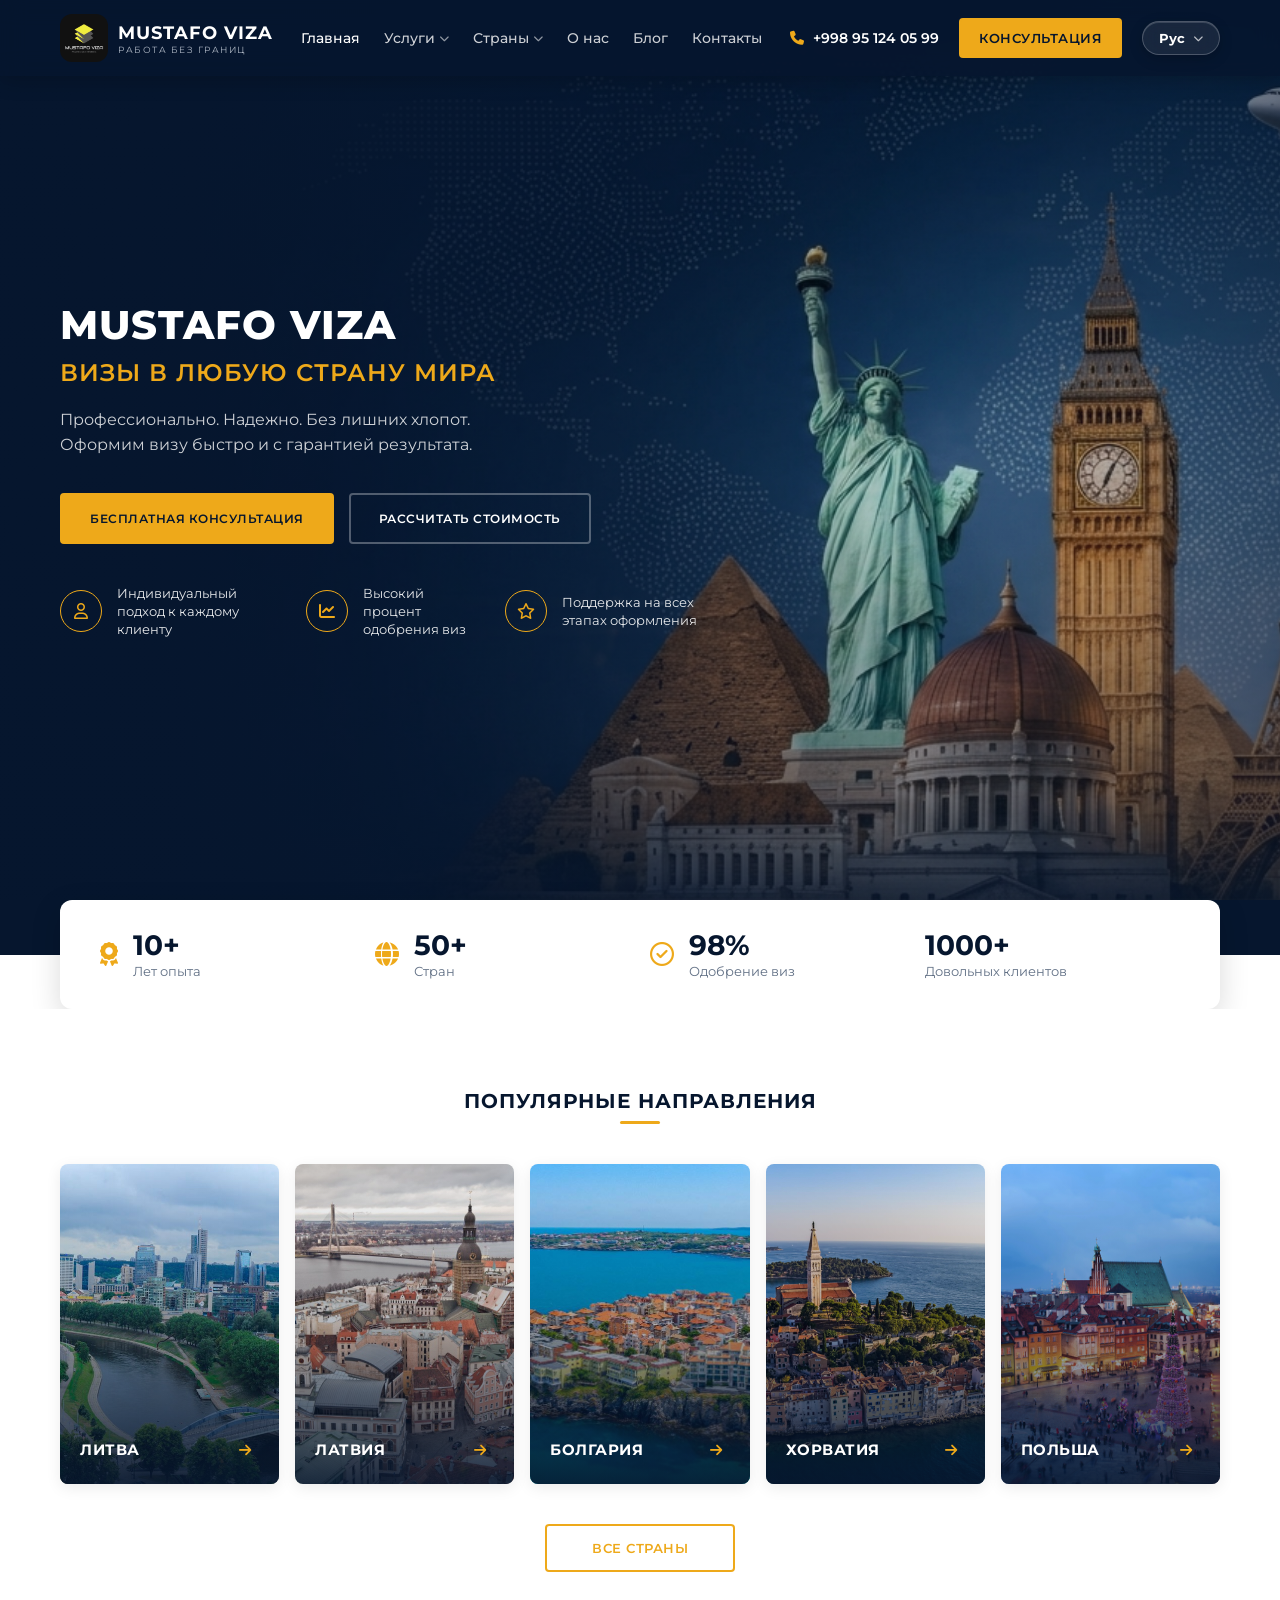
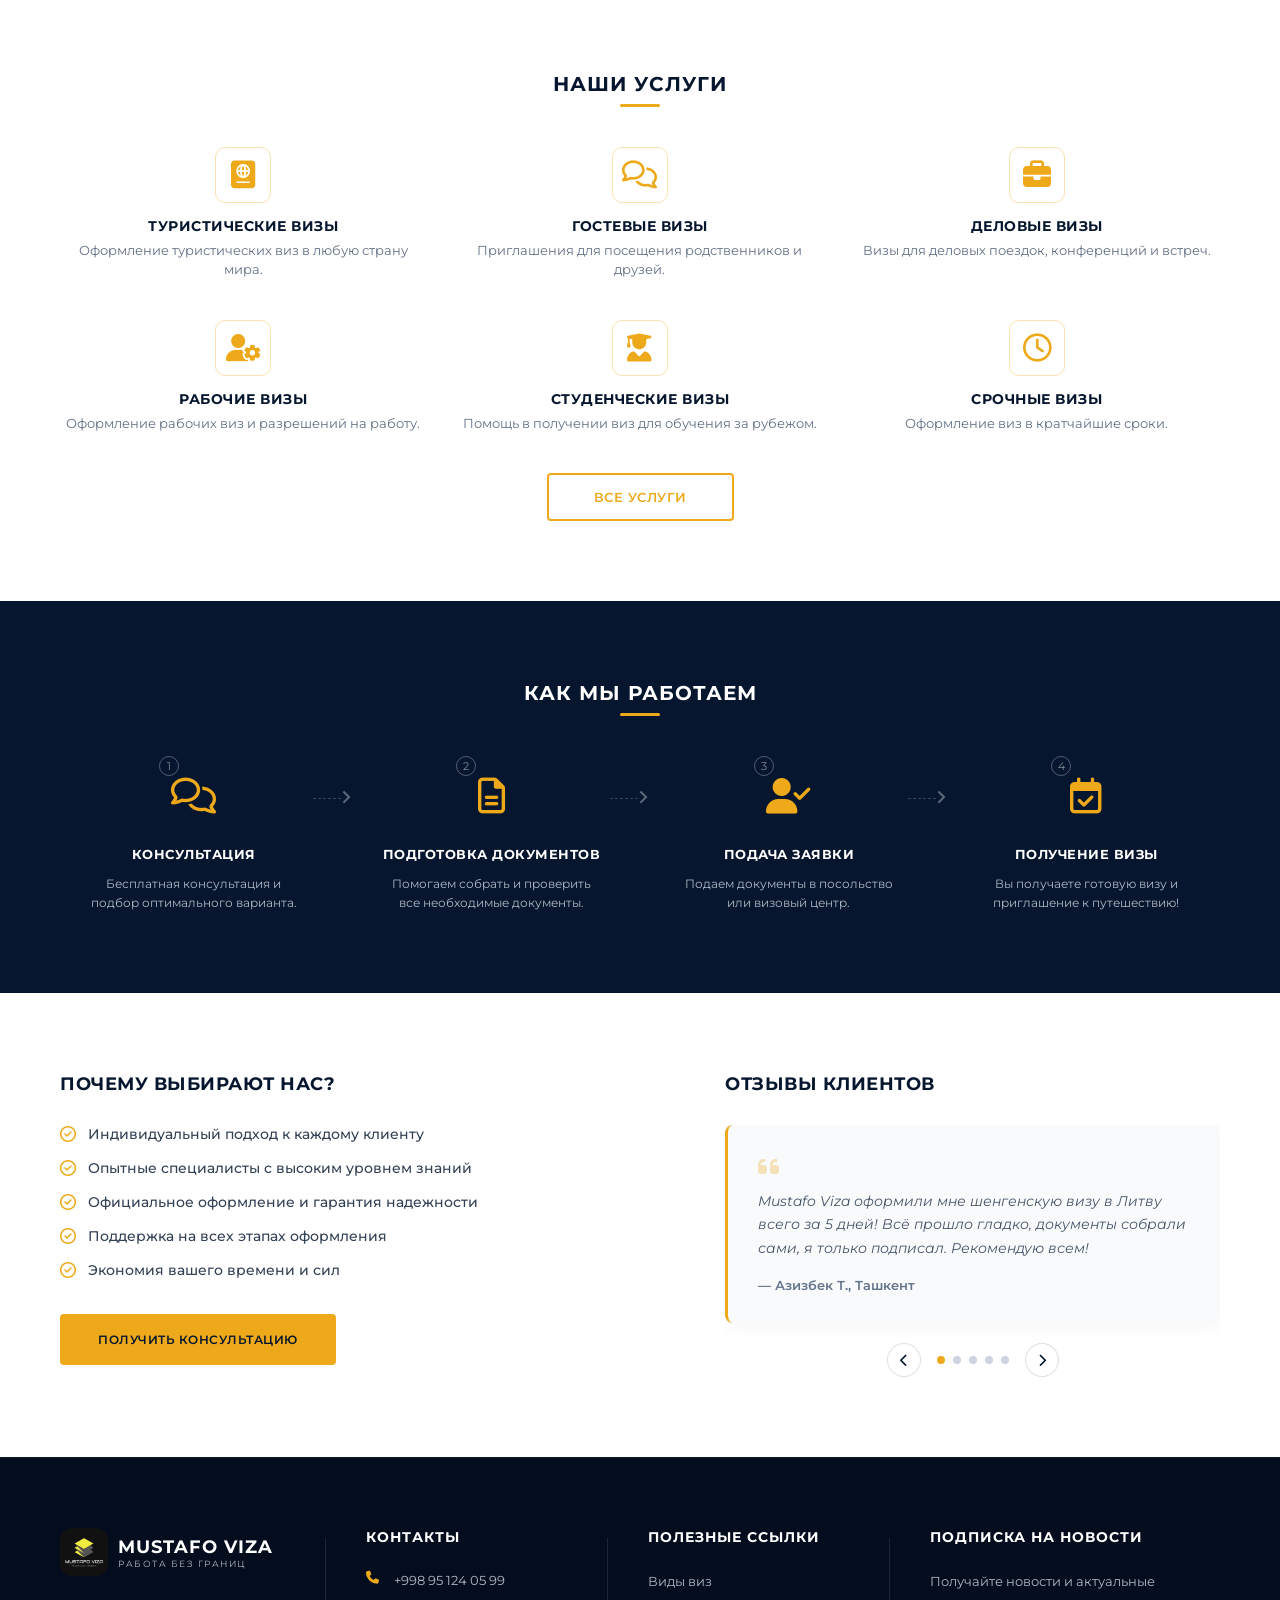
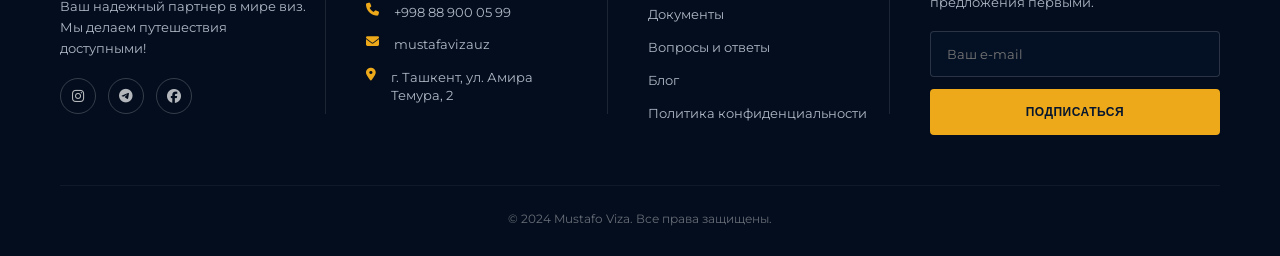
<file: index.html>
<!DOCTYPE html>
<html lang="ru">
<head>
    <meta charset="UTF-8">
    <meta name="viewport" content="width=device-width, initial-scale=1.0">
    <title>Mustafo Viza - Визы в любую страну мира</title>
    <link rel="stylesheet" href="https://cdnjs.cloudflare.com/ajax/libs/font-awesome/6.4.0/css/all.min.css">
    <link href="https://fonts.googleapis.com/css2?family=Montserrat:wght@400;500;600;700&display=swap" rel="stylesheet">
    <link rel="stylesheet" href="style.css">
</head>
<body>

    <header class="header">
        <div class="container header__container">
            <a href="#home" class="logo">
                <div class="logo__img">
                    <img src="logo.png" class="logo__img-icon" alt="Mustafo Viza Logo">
                </div>
                <div class="logo__text">
                    <span class="logo__title">MUSTAFO VIZA</span>
                    <span class="logo__subtitle" data-i18n="subtitle">РАБОТА БЕЗ ГРАНИЦ</span>
                </div>
            </a>

            <nav class="nav" id="nav-menu">
                <ul class="nav__list">
                    <li><a href="#home" class="nav__link active" data-i18n="nav_home">Главная</a></li>
                    
                    <li class="nav__item dropdown">
                        <a href="#services" class="nav__link" id="services-toggle"><span data-i18n="nav_services">Услуги</span> <i class="fa-solid fa-chevron-down drop-icon"></i></a>
                        <div class="dropdown__menu" id="services-dropdown">
                            <a href="#" class="dropdown__item" data-i18n="nav_svc_tourist">Туристические визы</a>
                            <a href="#" class="dropdown__item" data-i18n="nav_svc_biz">Деловые визы</a>
                            <a href="#" class="dropdown__item" data-i18n="nav_svc_work">Рабочие визы</a>
                            <a href="#" class="dropdown__item" data-i18n="nav_svc_study">Студенческие визы</a>
                            <a href="#" class="dropdown__item" data-i18n="nav_svc_urgent">Срочные визы</a>
                        </div>
                    </li>

                    <li class="nav__item dropdown">
                        <a href="#directions" class="nav__link" id="countries-toggle"><span data-i18n="nav_countries">Страны</span> <i class="fa-solid fa-chevron-down drop-icon"></i></a>
                        <div class="dropdown__menu dropdown__menu--countries" id="countries-dropdown">
                            <a href="#" class="dropdown__item">
                                <span class="dropdown__code">LT</span> <span data-i18n="nav_lt">Литва</span>
                            </a>
                            <a href="#" class="dropdown__item">
                                <span class="dropdown__code">LV</span> <span data-i18n="nav_lv">Латвия</span>
                            </a>
                            <a href="#" class="dropdown__item">
                                <span class="dropdown__code">BG</span> <span data-i18n="nav_bg">Болгария</span>
                            </a>
                            <a href="#" class="dropdown__item">
                                <span class="dropdown__code">HR</span> <span data-i18n="nav_hr">Хорватия</span>
                            </a>
                            <a href="#" class="dropdown__item">
                                <span class="dropdown__code">PL</span> <span data-i18n="nav_pl">Польша</span>
                            </a>
                        </div>
                    </li>
                    <li><a href="#about" class="nav__link" data-i18n="nav_about">О нас</a></li>
                    <li><a href="#blog" class="nav__link" data-i18n="nav_blog">Блог</a></li>
                    <li><a href="#footer" class="nav__link" data-i18n="nav_contacts">Контакты</a></li>
                    <li class="nav__consult-item">
                        <a href="chat.html" class="btn btn--primary nav__consult-btn" data-i18n="nav_consult">Консультация</a>
                    </li>
                </ul>
            </nav>

            <div class="header__actions">
                <a href="tel:+998951240599" class="header__phone">
                    <i class="fa-solid fa-phone phone-icon"></i> +998 95 124 05 99
                </a>
                <a href="chat.html" class="btn btn--primary header__btn" data-i18n="nav_consult">Консультация</a>
                
                <div class="lang-switcher lang-dropdown" id="lang-switcher">
                    <button class="lang-dropdown__trigger" id="lang-trigger">
                        <span class="lang-dropdown__current" id="lang-current">Рус</span>
                        <i class="fa-solid fa-chevron-down lang-dropdown__arrow" id="lang-arrow"></i>
                    </button>
                    <div class="lang-dropdown__menu" id="lang-menu">
                        <button class="lang-btn lang-dropdown__item" data-lang="ru">🇷🇺 Русский</button>
                        <button class="lang-btn lang-dropdown__item" data-lang="uz">🇺🇿 O'zbek</button>
                    </div>
                </div>
                <button class="burger-menu" id="burger-btn" aria-label="Открыть меню">
                    <span></span>
                    <span></span>
                    <span></span>
                </button>
            </div>
        </div>
    </header>

    <section class="hero" id="home">
        <div class="hero__bg"></div>
        
        <div class="container hero__container">
            <div class="hero__content">
                <h1 class="hero__title">MUSTAFO VIZA</h1>
                <p class="hero__pretitle" data-i18n="hero_pretitle">ВИЗЫ В ЛЮБУЮ СТРАНУ МИРА</p>
                <p class="hero__descr">
                    Профессионально. Надежно. Без лишних хлопот. <br>
                    Оформим визу быстро и с гарантией результата.
                </p>
                
                <div class="hero__cta">
                    <a href="#footer" class="btn btn--primary btn--large" data-i18n="hero_cta1">Бесплатная консультация</a>
                    <a href="#services" class="btn btn--outline btn--large" data-i18n="hero_cta2">Рассчитать стоимость</a>
                </div>

                <div class="hero__features">
                    <div class="feature-item">
                        <div class="feature-item__icon"><i class="fa-regular fa-user"></i></div>
                        <p class="feature-item__text" data-i18n="feat1">Индивидуальный подход к каждому клиенту</p>
                    </div>
                    <div class="feature-item">
                        <div class="feature-item__icon"><i class="fa-solid fa-chart-line"></i></div>
                        <p class="feature-item__text" data-i18n="feat2">Высокий процент одобрения виз</p>
                    </div>
                    <div class="feature-item">
                        <div class="feature-item__icon"><i class="fa-regular fa-star"></i></div>
                        <p class="feature-item__text" data-i18n="feat3">Поддержка на всех этапах оформления</p>
                    </div>
                </div>
            </div>
        </div>

    </section>

    <div class="stats-bar-wrapper">
        <div class="stats-bar">
            <div class="container stats-bar__grid">
                <div class="stat-card">
                    <div class="stat-card__icon"><i class="fa-solid fa-award"></i></div>
                    <div class="stat-card__info">
                        <h3>10+</h3>
                        <p data-i18n="stat1_label">Лет опыта</p>
                    </div>
                </div>
                <div class="stat-card">
                    <div class="stat-card__icon"><i class="fa-solid fa-globe"></i></div>
                    <div class="stat-card__info">
                        <h3>50+</h3>
                        <p data-i18n="stat2_label">Стран</p>
                    </div>
                </div>
                <div class="stat-card">
                    <div class="stat-card__icon"><i class="fa-regular fa-circle-check"></i></div>
                    <div class="stat-card__info">
                        <h3>98%</h3>
                        <p data-i18n="stat3_label">Одобрение виз</p>
                    </div>
                </div>
                <div class="stat-card">
                    <div class="stat-card__info">
                        <h3>1000+</h3>
                        <p data-i18n="stat4_label">Довольных клиентов</p>
                    </div>
                </div>
            </div>
        </div>
    </div>

    <main class="main-content">

        <section class="directions" id="directions">
            <div class="container">
                <div class="section-title-wrapper">
                    <h2 class="section-title" data-i18n="dir_title">ПОПУЛЯРНЫЕ НАПРАВЛЕНИЯ</h2>
                    <span class="section-title-line"></span>
                </div>

                <div class="directions__grid">
                    <a href="lithuania.html" class="direction-card morph-card" data-img="img_lithuania.jpg">
                        <div class="direction-card__bg" style="background-image: url('img_lithuania.jpg');"></div>
                        <div class="direction-card__content">
                            <h3 class="direction-card__title" data-i18n="dir_lt">ЛИТВА</h3>
                            <div class="direction-card__arrow">
                                <i class="fa-solid fa-arrow-right"></i>
                            </div>
                        </div>
                    </a>

                    <a href="latvia.html" class="direction-card morph-card" data-img="img_latvia.jpg">
                        <div class="direction-card__bg" style="background-image: url('img_latvia.jpg');"></div>
                        <div class="direction-card__content">
                            <h3 class="direction-card__title" data-i18n="dir_lv">ЛАТВИЯ</h3>
                            <div class="direction-card__arrow">
                                <i class="fa-solid fa-arrow-right"></i>
                            </div>
                        </div>
                    </a>

                    <a href="bulgaria.html" class="direction-card morph-card" data-img="img_bulgaria.jpg">
                        <div class="direction-card__bg" style="background-image: url('img_bulgaria.jpg');"></div>
                        <div class="direction-card__content">
                            <h3 class="direction-card__title" data-i18n="dir_bg">БОЛГАРИЯ</h3>
                            <div class="direction-card__arrow">
                                <i class="fa-solid fa-arrow-right"></i>
                            </div>
                        </div>
                    </a>

                    <a href="croatia.html" class="direction-card morph-card" data-img="img_croatia.jpg">
                        <div class="direction-card__bg" style="background-image: url('img_croatia.jpg');"></div>
                        <div class="direction-card__content">
                            <h3 class="direction-card__title" data-i18n="dir_hr">ХОРВАТИЯ</h3>
                            <div class="direction-card__arrow">
                                <i class="fa-solid fa-arrow-right"></i>
                            </div>
                        </div>
                    </a>

                    <a href="poland.html" class="direction-card morph-card" data-img="img_poland.jpg">
                        <div class="direction-card__bg" style="background-image: url('img_poland.jpg');"></div>
                        <div class="direction-card__content">
                            <h3 class="direction-card__title" data-i18n="dir_pl">ПОЛЬША</h3>
                            <div class="direction-card__arrow">
                                <i class="fa-solid fa-arrow-right"></i>
                            </div>
                        </div>
                    </a>
                </div>

                <div class="section-btn-wrapper">
                    <a href="#" class="btn btn--outline btn--action" data-i18n="dir_btn">Все страны</a>
                </div>
            </div>
        </section>

        <section class="services" id="services">
            <div class="container">
                <div class="section-title-wrapper">
                    <h2 class="section-title" data-i18n="svc_title">НАШИ УСЛУГИ</h2>
                    <span class="section-title-line"></span>
                </div>

                <div class="services__grid">
                    <div class="service-item">
                        <div class="service-item__icon"><i class="fa-solid fa-passport"></i></div>
                        <div class="service-item__info">
                            <h3 class="service-item__title" data-i18n="svc1_title">ТУРИСТИЧЕСКИЕ ВИЗЫ</h3>
                            <p class="service-item__descr" data-i18n="svc1_descr">Оформление туристических виз в любую страну мира.</p>
                        </div>
                    </div>

                    <div class="service-item">
                        <div class="service-item__icon"><i class="fa-regular fa-comments"></i></div>
                        <div class="service-item__info">
                            <h3 class="service-item__title" data-i18n="svc2_title">ГОСТЕВЫЕ ВИЗЫ</h3>
                            <p class="service-item__descr" data-i18n="svc2_descr">Приглашения для посещения родственников и друзей.</p>
                        </div>
                    </div>

                    <div class="service-item">
                        <div class="service-item__icon"><i class="fa-solid fa-briefcase"></i></div>
                        <div class="service-item__info">
                            <h3 class="service-item__title" data-i18n="svc3_title">ДЕЛОВЫЕ ВИЗЫ</h3>
                            <p class="service-item__descr" data-i18n="svc3_descr">Визы для деловых поездок, конференций и встреч.</p>
                        </div>
                    </div>

                    <div class="service-item">
                        <div class="service-item__icon"><i class="fa-solid fa-user-gear"></i></div>
                        <div class="service-item__info">
                            <h3 class="service-item__title" data-i18n="svc4_title">РАБОЧИЕ ВИЗЫ</h3>
                            <p class="service-item__descr" data-i18n="svc4_descr">Оформление рабочих виз и разрешений на работу.</p>
                        </div>
                    </div>

                    <div class="service-item">
                        <div class="service-item__icon"><i class="fa-solid fa-user-graduate"></i></div>
                        <div class="service-item__info">
                            <h3 class="service-item__title" data-i18n="svc5_title">СТУДЕНЧЕСКИЕ ВИЗЫ</h3>
                            <p class="service-item__descr" data-i18n="svc5_descr">Помощь в получении виз для обучения за рубежом.</p>
                        </div>
                    </div>

                    <div class="service-item">
                        <div class="service-item__icon"><i class="fa-regular fa-clock"></i></div>
                        <div class="service-item__info">
                            <h3 class="service-item__title" data-i18n="svc6_title">СРОЧНЫЕ ВИЗЫ</h3>
                            <p class="service-item__descr" data-i18n="svc6_descr">Оформление виз в кратчайшие сроки.</p>
                        </div>
                    </div>
                </div>

                <div class="section-btn-wrapper">
                    <a href="#" class="btn btn--outline btn--action" data-i18n="svc_btn">Все услуги</a>
                </div>
            </div>
        </section>

    </main>

    <section class="workflow" id="about">
        <div class="container">
            <div class="section-title-wrapper">
                <h2 class="section-title section-title--white" data-i18n="wf_title">КАК МЫ РАБОТАЕМ</h2>
                <span class="section-title-line"></span>
            </div>

            <div class="workflow__grid">
                <div class="workflow-step">
                    <div class="workflow-step__badge">1</div>
                    <div class="workflow-step__icon">
                        <i class="fa-regular fa-comments"></i>
                    </div>
                    <h3 class="workflow-step__title" data-i18n="wf1_title">КОНСУЛЬТАЦИЯ</h3>
                    <p class="workflow-step__descr" data-i18n="wf1_descr">Бесплатная консультация и подбор оптимального варианта.</p>
                    <div class="workflow-step__arrow"></div>
                </div>

                <div class="workflow-step">
                    <div class="workflow-step__badge">2</div>
                    <div class="workflow-step__icon">
                        <i class="fa-regular fa-file-lines"></i>
                    </div>
                    <h3 class="workflow-step__title" data-i18n="wf2_title">ПОДГОТОВКА ДОКУМЕНТОВ</h3>
                    <p class="workflow-step__descr" data-i18n="wf2_descr">Помогаем собрать и проверить все необходимые документы.</p>
                    <div class="workflow-step__arrow"></div>
                </div>

                <div class="workflow-step">
                    <div class="workflow-step__badge">3</div>
                    <div class="workflow-step__icon">
                        <i class="fa-solid fa-user-check"></i>
                    </div>
                    <h3 class="workflow-step__title" data-i18n="wf3_title">ПОДАЧА ЗАЯВКИ</h3>
                    <p class="workflow-step__descr" data-i18n="wf3_descr">Подаем документы в посольство или визовый центр.</p>
                    <div class="workflow-step__arrow"></div>
                </div>

                <div class="workflow-step">
                    <div class="workflow-step__badge">4</div>
                    <div class="workflow-step__icon">
                        <i class="fa-regular fa-calendar-check"></i>
                    </div>
                    <h3 class="workflow-step__title" data-i18n="wf4_title">ПОЛУЧЕНИЕ ВИЗЫ</h3>
                    <p class="workflow-step__descr" data-i18n="wf4_descr">Вы получаете готовую визу и приглашение к путешествию!</p>
                </div>
            </div>
        </div>
    </section>

    <section class="features-reviews" id="blog">
        <div class="container features-reviews__grid">
            
            <div class="features-block">
                <h2 class="block-title" data-i18n="feats_title">ПОЧЕМУ ВЫБИРАЮТ НАС?</h2>
                <ul class="features-list">
                    <li class="features-list__item">
                        <i class="fa-regular fa-circle-check list-icon"></i>
                        <span data-i18n="feats1">Индивидуальный подход к каждому клиенту</span>
                    </li>
                    <li class="features-list__item">
                        <i class="fa-regular fa-circle-check list-icon"></i>
                        <span data-i18n="feats2">Опытные специалисты с высоким уровнем знаний</span>
                    </li>
                    <li class="features-list__item">
                        <i class="fa-regular fa-circle-check list-icon"></i>
                        <span data-i18n="feats3">Официальное оформление и гарантия надежности</span>
                    </li>
                    <li class="features-list__item">
                        <i class="fa-regular fa-circle-check list-icon"></i>
                        <span data-i18n="feats4">Поддержка на всех этапах оформления</span>
                    </li>
                    <li class="features-list__item">
                        <i class="fa-regular fa-circle-check list-icon"></i>
                        <span data-i18n="feats5">Экономия вашего времени и сил</span>
                    </li>
                </ul>
                <a href="chat.html" class="btn btn--primary btn--large features-block__btn" data-i18n="feats_btn">Получить консультацию</a>
            </div>

            <div class="reviews-block">
                <h2 class="block-title" data-i18n="reviews_title">ОТЗЫВЫ КЛИЕНТОВ</h2>
                
                <div class="reviews-slider" id="reviews-slider">
                    <div class="review-card active" data-index="0">
                        <div class="review-card__quote"><i class="fa-solid fa-quote-left"></i></div>
                        <p class="review-card__text">Mustafo Viza оформили мне шенгенскую визу в Литву всего за 5 дней! Всё прошло гладко, документы собрали сами, я только подписал. Рекомендую всем!</p>
                        <span class="review-card__author">— Азизбек Т., Ташкент</span>
                    </div>
                    <div class="review-card" data-index="1">
                        <div class="review-card__quote"><i class="fa-solid fa-quote-left"></i></div>
                        <p class="review-card__text">Обратилась за рабочей визой в Польшу. Специалисты очень внимательные, объяснили каждый шаг. Визу одобрили с первого раза! Огромное спасибо команде!</p>
                        <span class="review-card__author">— Малика Р., Самарканд</span>
                    </div>
                    <div class="review-card" data-index="2">
                        <div class="review-card__quote"><i class="fa-solid fa-quote-left"></i></div>
                        <p class="review-card__text">Делал студенческую визу в Латвию. Цены разумные, работают быстро и честно. Уже второй раз обращаюсь — всегда доволен результатом. Профессионалы своего дела!</p>
                        <span class="review-card__author">— Камол Ю., Фергана</span>
                    </div>
                    <div class="review-card" data-index="3">
                        <div class="review-card__quote"><i class="fa-solid fa-quote-left"></i></div>
                        <p class="review-card__text">Срочно потребовалась виза в Болгарию. Думала, не успею — но ребята из Mustafo Viza сделали всё за 3 дня. Очень благодарна, поеду к семье вовремя!</p>
                        <span class="review-card__author">— Нилуфар Х., Бухара</span>
                    </div>
                    <div class="review-card" data-index="4">
                        <div class="review-card__quote"><i class="fa-solid fa-quote-left"></i></div>
                        <p class="review-card__text">Оформлял деловую визу в Хорватию. Очень профессиональный подход, помогли с переводом документов и правильным заполнением анкеты. Визу дали без проблем!</p>
                        <span class="review-card__author">— Санжар М., Ташкент</span>
                    </div>

                    <div class="reviews-slider__controls">
                        <button class="reviews-slider__btn" id="reviews-prev"><i class="fa-solid fa-chevron-left"></i></button>
                        <div class="reviews-slider__dots" id="reviews-dots">
                            <span class="dot active" data-dot="0"></span>
                            <span class="dot" data-dot="1"></span>
                            <span class="dot" data-dot="2"></span>
                            <span class="dot" data-dot="3"></span>
                            <span class="dot" data-dot="4"></span>
                        </div>
                        <button class="reviews-slider__btn" id="reviews-next"><i class="fa-solid fa-chevron-right"></i></button>
                    </div>
                </div>
            </div>

        </div>
    </section>

    <footer class="footer" id="footer">
        <div class="container">
            <div class="footer__grid">
                
                <div class="footer__col">
                    <div class="logo footer__logo">
                        <img src="logo.png" class="logo__img-icon" alt="Mustafo Viza Logo">
                        <div class="logo__text">
                            <span class="logo__title">MUSTAFO VIZA</span>
                            <span class="logo__subtitle" data-i18n="subtitle">РАБОТА БЕЗ ГРАНИЦ</span>
                        </div>
                    </div>
                    <p class="footer__text">Ваш надежный партнер в мире виз. Мы делаем путешествия доступными!</p>
                    <div class="footer__socials">
                        <a href="https://www.instagram.com/mustafoviza/" class="social-link" target="_blank"><i class="fa-brands fa-instagram"></i></a>
                        <a href="https://l.instagram.com/?u=https%3A%2F%2Ft.me%2Fschengenvisas1%3Futm_source%3Dig%26utm_medium%3Dsocial%26utm_content%3Dlink_in_bio%26fbclid%3DPAZXh0bgNhZW0CMTEAc3J0YwZhcHBfaWQPOTM2NjE5NzQzMzkyNDU5AAGnW2qTh_yQ2Y3EH5ZXfFcQiQddUV1mRl5M6icndIFPjoCqpWhtz-Ib7v8geO8_aem_QFrUJGp0zOZ8C7igun--Eg&e=AUBsHknDZL9dRXuAiowaKE5YXasZz5VoRV-z9F3skHkNJc859DjfeXBXUUidfD2KP4FrE7UgL3h5BJe4bQ6xLpn_A59_mKI1dIPUiQRN2GEoE0AwyvAblqgCshmEAn5-KL4OP6ao2-b8T5X2ELQnJMw" class="social-link" target="_blank"><i class="fa-brands fa-telegram"></i></a>
                        <a href="https://l.instagram.com/?u=https%3A%2F%2Fwww.facebook.com%2Fshare%2F1FhTpmnrv5%2F%3Futm_source%3Dig%26utm_medium%3Dsocial%26utm_content%3Dlink_in_bio&e=AUArlmL4ACfDy78vVtLnvjsEbG5YzBPXJ7aNUR93tqVK2UkKYfMTFdSIWgSPWSiVDMSF2O3MEYftNApftu69Z0OIRdniH-iSKu2g5P7w8YOnNIRvjLL3wnzzU7f7qpnQ-mikM4Zc1Bfd37VTlrMz6pM" class="social-link" target="_blank"><i class="fa-brands fa-facebook"></i></a>
                    </div>
                </div>

                <div class="footer__col">
                    <h4 class="footer__title" data-i18n="footer_contacts">КОНТАКТЫ</h4>
                    <ul class="footer__contacts">
                        <li><i class="fa-solid fa-phone phone-icon"></i> <a href="tel:+998951240599">+998 95 124 05 99</a></li>
                        <li><i class="fa-solid fa-phone phone-icon"></i> <a href="tel:+998889000599">+998 88 900 05 99</a></li>
                        <li><i class="fa-solid fa-envelope phone-icon"></i> <a href="#">mustafavizauz</a></li>
                        <li><i class="fa-solid fa-location-dot phone-icon"></i> <span>г. Ташкент, ул. Амира Темура, 2</span></li>
                    </ul>
                </div>

                <div class="footer__col">
                    <h4 class="footer__title" data-i18n="footer_links">ПОЛЕЗНЫЕ ССЫЛКИ</h4>
                    <ul class="footer__links">
                        <li><a href="#services" data-i18n="footer_link1">Виды виз</a></li>
                        <li><a href="#about" data-i18n="footer_link2">Документы</a></li>
                        <li><a href="#blog" data-i18n="footer_link3">Вопросы и ответы</a></li>
                        <li><a href="#blog"><span data-i18n="footer_link4">Блог</span></a></li>
                        <li><a href="#" data-i18n="footer_link5">Политика конфиденциальности</a></li>
                    </ul>
                </div>

                <div class="footer__col">
                    <h4 class="footer__title" data-i18n="footer_sub">ПОДПИСКА НА НОВОСТИ</h4>
                    <p class="footer__text footer__text--subscribe" data-i18n="footer_sub_text">Получайте новости и актуальные предложения первыми.</p>
                    <form class="footer__form">
                        <input type="email" placeholder="Ваш e-mail" data-i18n-ph="footer_email_ph" required class="footer__input">
                        <button type="submit" class="btn btn--primary footer__btn" data-i18n="footer_sub_btn">ПОДПИСАТЬСЯ</button>
                    </form>
                </div>

            </div>

            <div class="footer__bottom">
                <p><span data-i18n="footer_copy">© 2024 Mustafo Viza. Все права защищены.</span></p>
            </div>
        </div>
    </footer>

    
    <!-- MORPH OVERLAY -->
    <div class="morph-overlay" id="morph-overlay">
        <div class="morph-overlay__img" id="morph-overlay-img"></div>
    </div>
    <script src="i18n.js"></script>
    <script src="script.js"></script>
    <script>
        sessionStorage.setItem('visited', '1');
    </script>

    <script>
    // Reviews slider
    (function() {
        const cards = document.querySelectorAll('.review-card[data-index]');
        const dots  = document.querySelectorAll('#reviews-dots .dot');
        let current = 0;

        function showSlide(n) {
            cards.forEach(c => c.classList.remove('active'));
            dots.forEach(d => d.classList.remove('active'));
            current = (n + cards.length) % cards.length;
            cards[current].classList.add('active');
            dots[current].classList.add('active');
        }

        document.getElementById('reviews-next')?.addEventListener('click', () => showSlide(current + 1));
        document.getElementById('reviews-prev')?.addEventListener('click', () => showSlide(current - 1));
        dots.forEach(d => d.addEventListener('click', () => showSlide(+d.dataset.dot)));

        // Auto-play every 5s
        setInterval(() => showSlide(current + 1), 5000);
    })();
    </script>

</body>
</html>
</file>
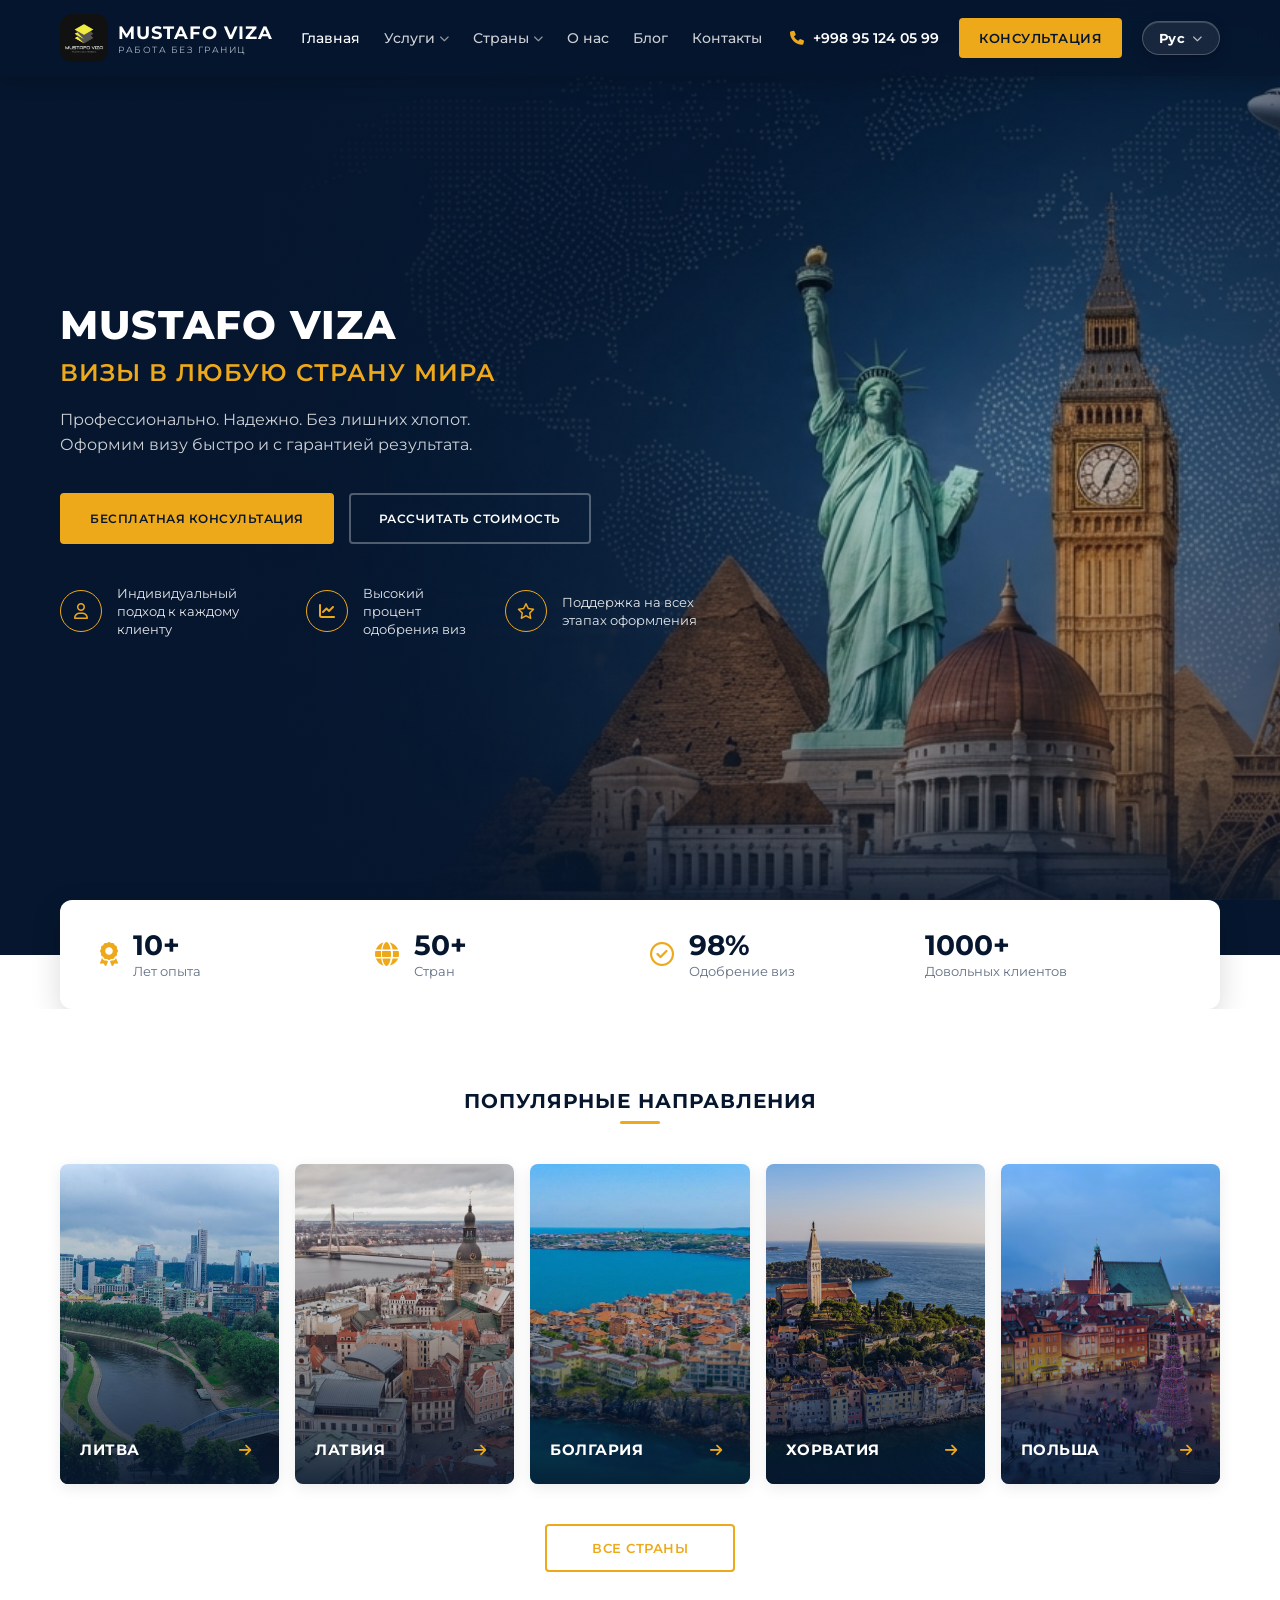
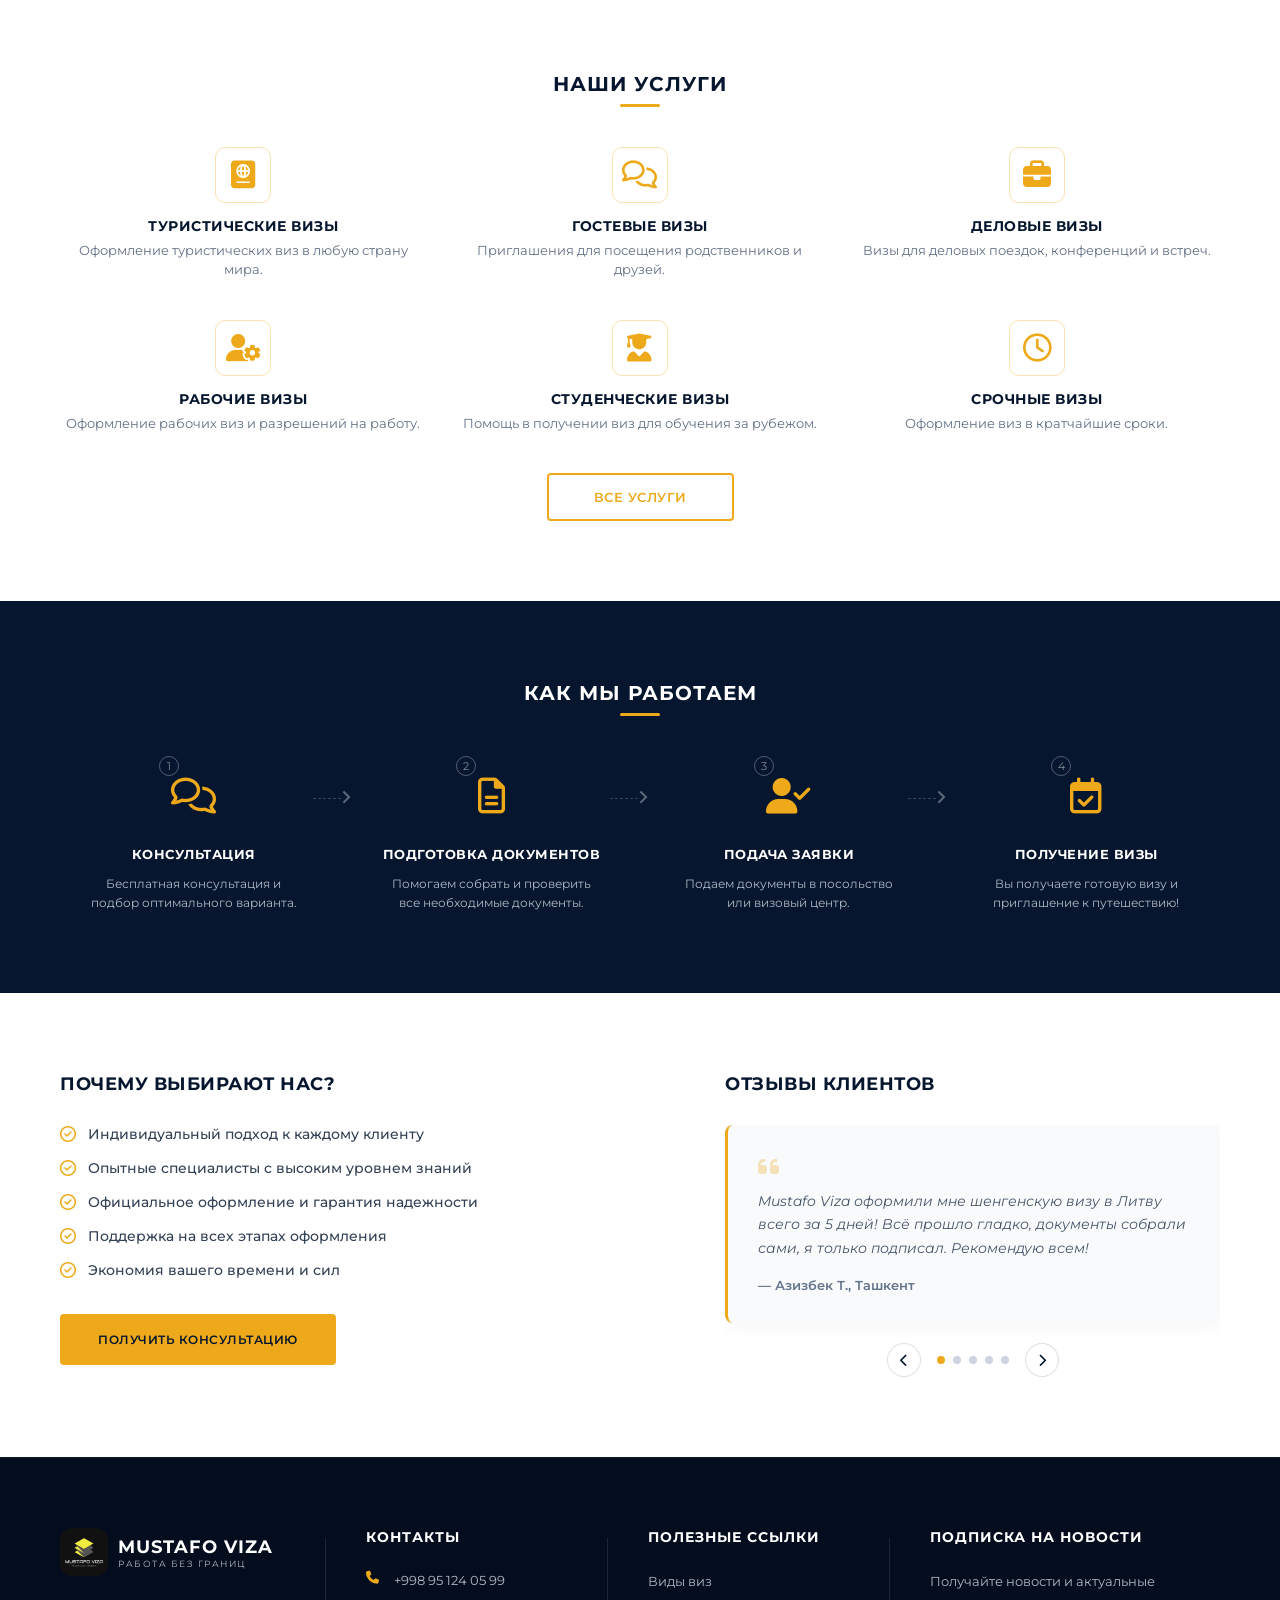
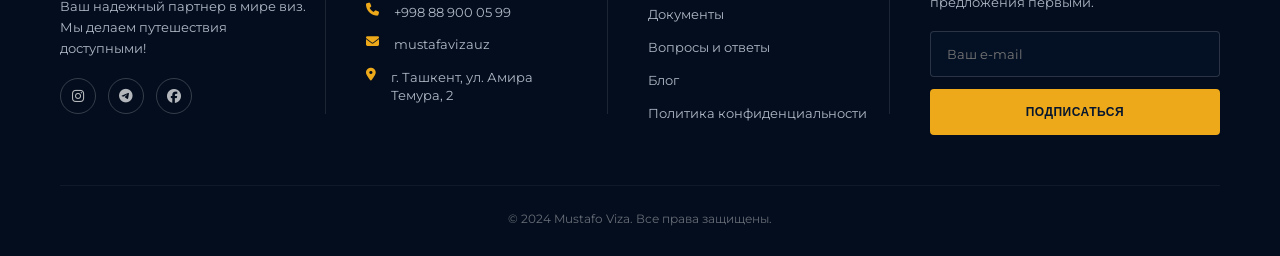
<file: apply.html>
<!DOCTYPE html>
<html lang="ru">
<head>
    <meta charset="UTF-8">
    <meta name="viewport" content="width=device-width, initial-scale=1.0">
    <title>Подать заявку — Mustafo Viza</title>
    <link rel="stylesheet" href="https://cdnjs.cloudflare.com/ajax/libs/font-awesome/6.4.0/css/all.min.css">
    <link href="https://fonts.googleapis.com/css2?family=Montserrat:wght@400;500;600;700;800&display=swap" rel="stylesheet">
    <link rel="stylesheet" href="style.css">
    <script>
        // Если открыт напрямую без перехода с сайта — идём на главную
        (function() {
            var ref = document.referrer;
            var hasParams = window.location.search.length > 0;
            var comingFromSite = ref && (ref.indexOf('index.html') !== -1 || ref.indexOf(window.location.hostname) !== -1);
            // Разрешаем если есть referrer с нашего сайта или есть query параметры (country=...)
            // Блокируем только прямое открытие без контекста
            if (!ref && !hasParams && sessionStorage.getItem('visited') !== '1') {
                window.location.replace('index.html');
            }
        })();
    </script>
    <style>
        /* ==============================
           APPLY PAGE SPECIFIC STYLES
           ============================== */

        .apply-hero {
            padding: 120px 0 60px;
            background: linear-gradient(135deg, #08192f 0%, #06162e 100%);
            border-bottom: 1px solid rgba(255,255,255,0.06);
            position: relative;
            overflow: hidden;
        }
        .apply-hero::before {
            content: '';
            position: absolute;
            top: -100px; left: 50%;
            transform: translateX(-50%);
            width: 600px; height: 400px;
            background: radial-gradient(ellipse, rgba(238,169,26,0.07) 0%, transparent 70%);
            pointer-events: none;
        }
        .apply-hero__label {
            font-size: 12px;
            font-weight: 600;
            letter-spacing: 4px;
            text-transform: uppercase;
            color: var(--color-gold);
            margin-bottom: 12px;
        }
        .apply-hero__title {
            font-size: 42px;
            font-weight: 800;
            color: var(--color-white);
            margin-bottom: 14px;
            letter-spacing: 1px;
        }
        .apply-hero__sub {
            font-size: 15px;
            color: rgba(255,255,255,0.5);
        }

        /* BODY */
        .apply-body {
            padding: 60px 0 90px;
            background: #06162e;
        }

        .apply-grid {
            display: grid;
            grid-template-columns: 1fr 360px;
            gap: 30px;
            align-items: start;
        }

        /* CARD */
        .apply-card {
            background: rgba(255,255,255,0.03);
            border: 1px solid rgba(255,255,255,0.08);
            border-radius: 20px;
            padding: 40px;
        }
        .apply-card__header {
            display: flex;
            align-items: center;
            justify-content: space-between;
            margin-bottom: 32px;
            padding-bottom: 22px;
            border-bottom: 1px solid rgba(255,255,255,0.07);
        }
        .apply-card__title {
            font-size: 20px;
            font-weight: 800;
            color: var(--color-white);
        }
        .apply-card__required {
            font-size: 12px;
            color: rgba(255,255,255,0.3);
        }

        /* FORM */
        .apply-form__row {
            display: grid;
            grid-template-columns: 1fr 1fr;
            gap: 18px;
            margin-bottom: 22px;
        }
        .apply-form__group {
            margin-bottom: 22px;
        }
        .apply-form__row .apply-form__group {
            margin-bottom: 0;
        }
        .apply-form__label {
            display: block;
            font-size: 11px;
            font-weight: 700;
            letter-spacing: 1px;
            text-transform: uppercase;
            color: rgba(255,255,255,0.45);
            margin-bottom: 9px;
        }
        .apply-form__input,
        .apply-form__select,
        .apply-form__textarea {
            width: 100%;
            padding: 14px 18px;
            background: rgba(255,255,255,0.05);
            border: 1px solid rgba(255,255,255,0.1);
            border-radius: 12px;
            color: var(--color-white);
            font-size: 14px;
            font-family: 'Montserrat', sans-serif;
            transition: all 0.25s ease;
            outline: none;
        }
        .apply-form__input::placeholder,
        .apply-form__textarea::placeholder {
            color: rgba(255,255,255,0.2);
        }
        .apply-form__input:hover,
        .apply-form__select:hover,
        .apply-form__textarea:hover {
            border-color: rgba(238,169,26,0.35);
            background: rgba(255,255,255,0.07);
        }
        .apply-form__input:focus,
        .apply-form__select:focus,
        .apply-form__textarea:focus {
            border-color: var(--color-gold);
            background: rgba(238,169,26,0.05);
            box-shadow: 0 0 0 3px rgba(238,169,26,0.12);
        }
        .apply-form__select {
            appearance: none;
            cursor: pointer;
            background-image: url("data:image/svg+xml,%3Csvg xmlns='http://www.w3.org/2000/svg' width='12' height='8' viewBox='0 0 12 8'%3E%3Cpath d='M1 1l5 5 5-5' stroke='rgba(255,255,255,0.35)' stroke-width='1.5' fill='none' stroke-linecap='round'/%3E%3C/svg%3E");
            background-repeat: no-repeat;
            background-position: right 18px center;
            padding-right: 44px;
        }
        .apply-form__select option {
            background: #0d2240;
            color: #fff;
        }
        .apply-form__textarea {
            resize: vertical;
            min-height: 140px;
        }

        /* FILE */
        .apply-form__file {
            display: flex;
            align-items: center;
            gap: 10px;
            cursor: pointer;
            border: 1px dashed rgba(255,255,255,0.14);
            border-radius: 12px;
            padding: 0 16px;
            background: rgba(255,255,255,0.03);
            transition: border-color 0.25s ease;
            width: 100%;
            max-width: 100%;
            box-sizing: border-box;
            overflow: hidden;
            height: 46px;
            min-height: 46px;
            max-height: 46px;
        }
        .apply-form__file:hover {
            border-color: rgba(238,169,26,0.4);
            background: rgba(238,169,26,0.04);
        }
        .apply-form__file-btn {
            background: var(--color-gold);
            color: #06162e;
            padding: 8px 12px;
            border-radius: 8px;
            font-weight: 700;
            font-size: 12px;
            white-space: nowrap;
            flex: 0 0 110px;
            width: 110px;
            min-width: 110px;
            max-width: 110px;
            text-align: center;
            overflow: hidden;
            text-overflow: ellipsis;
        }
        .apply-form__file-name {
            font-size: 12px;
            color: rgba(255,255,255,0.35);
            overflow: hidden;
            text-overflow: ellipsis;
            white-space: nowrap;
            flex: 1 1 0;
            min-width: 0;
            max-width: 100%;
        }

        /* SUBMIT */
        .apply-submit {
            width: 100%;
            padding: 18px;
            background: linear-gradient(135deg, var(--color-gold) 0%, #c8880a 100%);
            border: none;
            border-radius: 14px;
            color: #06162e;
            font-size: 15px;
            font-weight: 800;
            letter-spacing: 0.5px;
            cursor: pointer;
            transition: all 0.3s ease;
            margin-top: 10px;
            font-family: 'Montserrat', sans-serif;
            position: relative;
            overflow: hidden;
        }
        .apply-submit:hover {
            transform: translateY(-2px);
            box-shadow: 0 14px 36px rgba(238,169,26,0.35);
        }
        .apply-submit:active {
            transform: translateY(0);
        }

        /* SUCCESS STATE */
        .apply-submit.submitted {
            background: linear-gradient(135deg, #22c55e, #16a34a);
            pointer-events: none;
        }

        /* SIDEBAR */
        .apply-sidebar {
            display: flex;
            flex-direction: column;
            gap: 20px;
            position: sticky;
            top: 90px;
        }
        .apply-sidebar__card {
            background: rgba(255,255,255,0.03);
            border: 1px solid rgba(255,255,255,0.08);
            border-radius: 20px;
            padding: 28px;
        }
        .apply-sidebar__card--gold {
            background: rgba(238,169,26,0.04);
            border-color: rgba(238,169,26,0.18);
        }
        .apply-sidebar__title {
            font-size: 14px;
            font-weight: 700;
            color: var(--color-white);
            margin-bottom: 20px;
            padding-bottom: 14px;
            border-bottom: 1px solid rgba(255,255,255,0.07);
        }

        /* VISA LIST */
        .apply-visa-list { display: flex; flex-direction: column; gap: 12px; }
        .apply-visa-item {
            display: flex;
            align-items: flex-start;
            gap: 12px;
            padding: 12px 14px;
            background: rgba(255,255,255,0.03);
            border: 1px solid rgba(255,255,255,0.06);
            border-radius: 12px;
            transition: all 0.2s;
        }
        .apply-visa-item:hover {
            border-color: rgba(238,169,26,0.25);
            background: rgba(238,169,26,0.05);
        }
        .apply-visa-flag { font-size: 22px; flex-shrink: 0; }
        .apply-visa-name { font-size: 13px; font-weight: 700; color: #fff; margin-bottom: 2px; }
        .apply-visa-desc { font-size: 11px; color: rgba(255,255,255,0.4); }

        /* CONTACTS */
        .apply-contacts { display: flex; flex-direction: column; gap: 13px; }
        .apply-contact-item {
            display: flex;
            align-items: center;
            gap: 10px;
            font-size: 13px;
            color: rgba(255,255,255,0.65);
            text-decoration: none;
            transition: color 0.2s;
        }
        .apply-contact-item:hover { color: #fff; }
        .apply-contact-item--tg { color: rgba(255,255,255,0.65); }
        .apply-contact-item--tg:hover { color: #29b6f6; }
        .apply-contact-icon { font-size: 14px; color: var(--color-gold); flex-shrink: 0; }

        /* ALERT */
        .apply-alert {
            padding: 16px 20px;
            border-radius: 12px;
            margin-bottom: 28px;
            font-size: 14px;
            font-weight: 600;
            display: flex;
            align-items: center;
            gap: 10px;
        }
        .apply-alert--success {
            background: rgba(34,197,94,0.1);
            border: 1px solid rgba(34,197,94,0.25);
            color: #4ade80;
        }
        .apply-alert--error {
            background: rgba(239,68,68,0.1);
            border: 1px solid rgba(239,68,68,0.25);
            color: #f87171;
        }

        /* RESPONSIVE */
        @media (max-width: 960px) {
            .apply-grid { grid-template-columns: 1fr; }
            .apply-sidebar { position: static; }
            .apply-hero__title { font-size: 30px; }
        }

        @media (max-width: 768px) {
            .apply-hero {
                padding: 90px 0 36px;
            }
            .apply-hero__label {
                font-size: 11px;
                letter-spacing: 2px;
            }
            .apply-hero__title {
                font-size: 26px;
            }
            .apply-hero__sub {
                font-size: 13px;
            }
            .apply-body {
                padding: 30px 0 60px;
            }
            .apply-grid {
                gap: 20px;
            }
            .apply-card {
                padding: 22px 16px;
                border-radius: 16px;
            }
            .apply-card__title {
                font-size: 17px;
            }
            .apply-form__row {
                grid-template-columns: 1fr;
                gap: 14px;
            }
            .apply-form__group {
                margin-bottom: 16px;
            }
            .apply-form__input,
            .apply-form__select,
            .apply-form__textarea {
                padding: 13px 14px;
                font-size: 14px;
                border-radius: 10px;
            }
            .apply-form__label {
                font-size: 11px;
                margin-bottom: 7px;
            }
            .apply-form__textarea {
                min-height: 110px;
            }
            .apply-form__file {
                padding: 10px 12px;
            }
            .apply-form__file-btn {
                flex: 0 0 90px;
                width: 90px;
                min-width: 90px;
                max-width: 90px;
                font-size: 11px;
                padding: 7px 8px;
            }
            .apply-submit {
                padding: 16px;
                font-size: 14px;
                border-radius: 12px;
            }
            .apply-sidebar {
                gap: 14px;
            }
            .apply-sidebar__card {
                padding: 20px 16px;
                border-radius: 16px;
            }
            .apply-sidebar__title {
                font-size: 13px;
                margin-bottom: 14px;
            }
            .apply-visa-item {
                padding: 10px 12px;
                gap: 10px;
            }
            .apply-visa-flag {
                font-size: 20px;
            }
            .apply-visa-name {
                font-size: 12px;
            }
            .apply-visa-desc {
                font-size: 10px;
            }
            .apply-contact-item {
                font-size: 12px;
            }
            .apply-card__header {
                margin-bottom: 22px;
                padding-bottom: 16px;
            }
        }

        @media (max-width: 400px) {
            .apply-hero__title { font-size: 22px; }
            .apply-card { padding: 18px 12px; }
            .apply-form__input,
            .apply-form__select,
            .apply-form__textarea {
                font-size: 13px;
                padding: 12px 12px;
            }
        }
    </style>
</head>
<body>

    <!-- MORPH OVERLAY (для перехода) -->
    <div class="morph-overlay" id="morph-overlay">
        <div class="morph-overlay__img" id="morph-overlay-img"></div>
    </div>

    <!-- HEADER — точная копия с index.html -->
    <header class="header header--scrolled">
        <div class="container header__container">
            <a href="index.html" class="logo">
                <div class="logo__img">
                    <img src="logo.png" class="logo__img-icon" alt="Mustafo Viza Logo">
                </div>
                <div class="logo__text">
                    <span class="logo__title">MUSTAFO VIZA</span>
                    <span class="logo__subtitle">РАБОТА БЕЗ ГРАНИЦ</span>
                </div>
            </a>

            <nav class="nav" id="nav-menu">
                <ul class="nav__list">
                    <li><a href="index.html" class="nav__link">Главная</a></li>

                    <li class="nav__item dropdown">
                        <a href="#" class="nav__link" id="services-toggle">
                            Услуги <i class="fa-solid fa-chevron-down drop-icon"></i>
                        </a>
                        <div class="dropdown__menu" id="services-dropdown">
                            <a href="#" class="dropdown__item">Туристические визы</a>
                            <a href="#" class="dropdown__item">Деловые визы</a>
                            <a href="#" class="dropdown__item">Рабочие визы</a>
                            <a href="#" class="dropdown__item">Студенческие визы</a>
                            <a href="#" class="dropdown__item">Срочные визы</a>
                        </div>
                    </li>

                    <li class="nav__item dropdown">
                        <a href="#" class="nav__link" id="countries-toggle">
                            Страны <i class="fa-solid fa-chevron-down drop-icon"></i>
                        </a>
                        <div class="dropdown__menu dropdown__menu--countries" id="countries-dropdown">
                            <a href="lithuania.html" class="dropdown__item"><span class="dropdown__code">LT</span> Литва</a>
                            <a href="latvia.html" class="dropdown__item"><span class="dropdown__code">LV</span> Латвия</a>
                            <a href="bulgaria.html" class="dropdown__item"><span class="dropdown__code">BG</span> Болгария</a>
                            <a href="croatia.html" class="dropdown__item"><span class="dropdown__code">HR</span> Хорватия</a>
                            <a href="poland.html" class="dropdown__item"><span class="dropdown__code">PL</span> Польша</a>
                        </div>
                    </li>

                    <li><a href="index.html#about" class="nav__link">О нас</a></li>
                    <li><a href="index.html#blog" class="nav__link">Блог</a></li>
                    <li><a href="#footer" class="nav__link">Контакты</a></li>
                    <li class="nav__consult-item">
                        <a href="apply.html" class="btn btn--primary nav__consult-btn">Консультация</a>
                    </li>
                </ul>
            </nav>

            <div class="header__actions">
                <a href="tel:+998951240599" class="header__phone">
                    <i class="fa-solid fa-phone phone-icon"></i> +998 95 124 05 99
                </a>
                <a href="#" class="btn btn--primary header__btn">Консультация</a>
                <button class="burger-menu" id="burger-btn" aria-label="Открыть меню">
                    <span></span><span></span><span></span>
                </button>
            </div>
        </div>
    </header>

    <!-- HERO -->
    <section class="apply-hero">
        <div class="container">
            <p class="apply-hero__label">Оформление визы</p>
            <h1 class="apply-hero__title">Подать заявку</h1>
            <p class="apply-hero__sub">Заполните форму — мы свяжемся с вами в течение часа</p>
        </div>
    </section>

    <!-- APPLY BODY -->
    <section class="apply-body">
        <div class="container">

            <!-- ALERT (скрыт по умолчанию, появится после отправки) -->
            <div class="apply-alert apply-alert--success" id="apply-success-msg" style="display:none;">
                ✅ Ваша заявка отправлена! Мы свяжемся с вами в ближайшее время.
            </div>

            <div class="apply-grid">

                <!-- ФОРМА -->
                <div class="apply-card">
                    <div class="apply-card__header">
                        <h2 class="apply-card__title">📋 Анкета</h2>
                        <span class="apply-card__required">* Все поля обязательны</span>
                    </div>

                    <form class="apply-form" id="apply-form" novalidate>

                        <div class="apply-form__row">
                            <div class="apply-form__group">
                                <label class="apply-form__label">Имя *</label>
                                <input type="text" name="first_name" class="apply-form__input" placeholder="Введите ваше имя" required>
                            </div>
                            <div class="apply-form__group">
                                <label class="apply-form__label">Фамилия *</label>
                                <input type="text" name="last_name" class="apply-form__input" placeholder="Введите вашу фамилию" required>
                            </div>
                        </div>

                        <div class="apply-form__row">
                            <div class="apply-form__group">
                                <label class="apply-form__label">📞 Телефон *</label>
                                <input type="tel" name="phone" class="apply-form__input" placeholder="+998 XX XXX XX XX" required>
                            </div>
                            <div class="apply-form__group">
                                <label class="apply-form__label">Фото паспорта</label>
                                <label class="apply-form__file" id="file-label" style="height:46px;">
                                    <span class="apply-form__file-btn" id="file-btn">📎 Выбрать файл</span>
                                    <span class="apply-form__file-name" id="file-name">Файл не выбран</span>
                                    <input type="file" name="passport" id="passport-input" accept="image/*" style="display:none;" onchange="handleFileChange(this)">
                                </label>
                            </div>
                        </div>

                        <div class="apply-form__group" id="country-field">
                            <label class="apply-form__label">🌍 Страна назначения *</label>
                            <select name="country" class="apply-form__select" required>
                                <option value="">— Выберите страну —</option>
                                <option value="lt">🇱🇹 Литва</option>
                                <option value="lv">🇱🇻 Латвия</option>
                                <option value="bg">🇧🇬 Болгария</option>
                                <option value="hr">🇭🇷 Хорватия</option>
                                <option value="pl">🇵🇱 Польша</option>
                                <option value="other">Другая страна</option>
                            </select>
                        </div>

                        <div class="apply-form__group">
                            <label class="apply-form__label">🎫 Тип визы *</label>
                            <select name="visa_type" class="apply-form__select" required>
                                <option value="">— Выберите тип визы —</option>
                                <option value="tourist">Туристическая</option>
                                <option value="work">Рабочая</option>
                                <option value="student">Студенческая</option>
                                <option value="business">Деловая</option>
                                <option value="urgent">Срочная</option>
                            </select>
                        </div>

                        <div class="apply-form__group">
                            <label class="apply-form__label">💬 Описание и пожелания</label>
                            <textarea name="description" class="apply-form__textarea"
                                placeholder="Расскажите о своей ситуации, цели поездки, сроках..."></textarea>
                        </div>

                        <button type="submit" class="apply-submit" id="apply-submit-btn">
                            🚀 Отправить заявку
                        </button>

                    </form>
                </div>

                <!-- САЙДБАР -->
                <div class="apply-sidebar">

                    <div class="apply-sidebar__card">
                        <h3 class="apply-sidebar__title">🌍 Популярные направления</h3>
                        <div class="apply-visa-list">
                            <a href="lithuania.html" class="apply-visa-item" style="text-decoration:none;">
                                <span class="apply-visa-flag">🇱🇹</span>
                                <div>
                                    <div class="apply-visa-name">Литва</div>
                                    <div class="apply-visa-desc">Рабочая, туристическая · Шенген</div>
                                </div>
                            </a>
                            <a href="latvia.html" class="apply-visa-item" style="text-decoration:none;">
                                <span class="apply-visa-flag">🇱🇻</span>
                                <div>
                                    <div class="apply-visa-name">Латвия</div>
                                    <div class="apply-visa-desc">Рабочая, туристическая · Шенген</div>
                                </div>
                            </a>
                            <a href="bulgaria.html" class="apply-visa-item" style="text-decoration:none;">
                                <span class="apply-visa-flag">🇧🇬</span>
                                <div>
                                    <div class="apply-visa-name">Болгария</div>
                                    <div class="apply-visa-desc">Туристическая, деловая</div>
                                </div>
                            </a>
                            <a href="croatia.html" class="apply-visa-item" style="text-decoration:none;">
                                <span class="apply-visa-flag">🇭🇷</span>
                                <div>
                                    <div class="apply-visa-name">Хорватия</div>
                                    <div class="apply-visa-desc">Туристическая · Шенген</div>
                                </div>
                            </a>
                            <a href="poland.html" class="apply-visa-item" style="text-decoration:none;">
                                <span class="apply-visa-flag">🇵🇱</span>
                                <div>
                                    <div class="apply-visa-name">Польша</div>
                                    <div class="apply-visa-desc">Все типы виз · Шенген</div>
                                </div>
                            </a>
                        </div>
                    </div>

                    <div class="apply-sidebar__card apply-sidebar__card--gold">
                        <h3 class="apply-sidebar__title">📞 Контакты</h3>
                        <div class="apply-contacts">
                            <a href="tel:+998951240599" class="apply-contact-item">
                                <i class="fa-solid fa-phone apply-contact-icon"></i> +998 95 124 05 99
                            </a>
                            <a href="tel:+998889000599" class="apply-contact-item">
                                <i class="fa-solid fa-phone apply-contact-icon"></i> +998 88 900 05 99
                            </a>
                            <a href="https://t.me/mustafovizauz" target="_blank" class="apply-contact-item apply-contact-item--tg">
                                <i class="fa-brands fa-telegram apply-contact-icon"></i> @mustafovizauz
                            </a>
                            <div class="apply-contact-item">
                                <i class="fa-solid fa-location-dot apply-contact-icon"></i> г. Ташкент, ул. Амира Темура, 2
                            </div>
                            <div class="apply-contact-item">
                                <i class="fa-regular fa-clock apply-contact-icon"></i> Пн–Пт, 9:00–18:00
                            </div>
                        </div>
                    </div>

                </div>
            </div>
        </div>
    </section>

    <!-- FOOTER — точная копия с index.html -->
    <footer class="footer" id="footer">
        <div class="container">
            <div class="footer__grid">
                <div class="footer__col">
                    <div class="logo footer__logo">
                        <img src="logo.png" class="logo__img-icon" alt="Mustafo Viza Logo">
                        <div class="logo__text">
                            <span class="logo__title">MUSTAFO VIZA</span>
                            <span class="logo__subtitle">РАБОТА БЕЗ ГРАНИЦ</span>
                        </div>
                    </div>
                    <p class="footer__text">Ваш надежный партнер в мире виз. Мы делаем путешествия доступными!</p>
                    <div class="footer__socials">
                        <a href="https://www.instagram.com/mustafoviza/" class="social-link" target="_blank"><i class="fa-brands fa-instagram"></i></a>
                        <a href="https://l.instagram.com/?u=https%3A%2F%2Ft.me%2Fschengenvisas1%3Futm_source%3Dig%26utm_medium%3Dsocial%26utm_content%3Dlink_in_bio%26fbclid%3DPAZXh0bgNhZW0CMTEAc3J0YwZhcHBfaWQPOTM2NjE5NzQzMzkyNDU5AAGnW2qTh_yQ2Y3EH5ZXfFcQiQddUV1mRl5M6icndIFPjoCqpWhtz-Ib7v8geO8_aem_QFrUJGp0zOZ8C7igun--Eg&e=AUBsHknDZL9dRXuAiowaKE5YXasZz5VoRV-z9F3skHkNJc859DjfeXBXUUidfD2KP4FrE7UgL3h5BJe4bQ6xLpn_A59_mKI1dIPUiQRN2GEoE0AwyvAblqgCshmEAn5-KL4OP6ao2-b8T5X2ELQnJMw" class="social-link" target="_blank"><i class="fa-brands fa-telegram"></i></a>
                        <a href="https://l.instagram.com/?u=https%3A%2F%2Fwww.facebook.com%2Fshare%2F1FhTpmnrv5%2F%3Futm_source%3Dig%26utm_medium%3Dsocial%26utm_content%3Dlink_in_bio&e=AUArlmL4ACfDy78vVtLnvjsEbG5YzBPXJ7aNUR93tqVK2UkKYfMTFdSIWgSPWSiVDMSF2O3MEYftNApftu69Z0OIRdniH-iSKu2g5P7w8YOnNIRvjLL3wnzzU7f7qpnQ-mikM4Zc1Bfd37VTlrMz6pM" class="social-link" target="_blank"><i class="fa-brands fa-facebook"></i></a>
                    </div>
                </div>
                <div class="footer__col">
                    <h4 class="footer__title">КОНТАКТЫ</h4>
                    <ul class="footer__contacts">
                        <li><i class="fa-solid fa-phone phone-icon"></i> <a href="tel:+998951240599">+998 95 124 05 99</a></li>
                        <li><i class="fa-solid fa-phone phone-icon"></i> <a href="tel:+998889000599">+998 88 900 05 99</a></li>
                        <li><i class="fa-solid fa-location-dot phone-icon"></i> <span>г. Ташкент, ул. Амира Темура, 2</span></li>
                    </ul>
                </div>
                <div class="footer__col">
                    <h4 class="footer__title">ПОЛЕЗНЫЕ ССЫЛКИ</h4>
                    <ul class="footer__links">
                        <li><a href="index.html#services">Виды виз</a></li>
                        <li><a href="index.html#about">Документы</a></li>
                        <li><a href="index.html#blog">Вопросы и ответы</a></li>
                        <li><a href="index.html#blog">Блог</a></li>
                        <li><a href="#">Политика конфиденциальности</a></li>
                    </ul>
                </div>
                <div class="footer__col">
                    <h4 class="footer__title">ПОДПИСКА НА НОВОСТИ</h4>
                    <p class="footer__text footer__text--subscribe">Получайте новости и актуальные предложения первыми.</p>
                    <form class="footer__form">
                        <input type="email" placeholder="Ваш e-mail" required class="footer__input">
                        <button type="submit" class="btn btn--primary footer__btn">ПОДПИСАТЬСЯ</button>
                    </form>
                </div>
            </div>
            <div class="footer__bottom">
                <p>&copy; 2024 Mustafe Viza. Все права защищены.</p>
            </div>
        </div>
    </footer>

    <script src="script.js"></script>
    <script>
        // Авто-выбор страны из URL ?country=lt
        (function() {
            const params = new URLSearchParams(window.location.search);
            const c = params.get('country');
            const field = document.getElementById('country-field');
            const sel = document.querySelector('select[name="country"]');
            if (c && sel) {
                sel.value = c;
                // Скрываем поле — страна уже известна
                if (field) {
                    field.style.display = 'none';
                    sel.removeAttribute('required'); // не мешать валидации
                }
            }
        })();

        const TG_TOKEN = '8342368418:AAHGPeuT7QKVQPr_2643DqyRpxQk_ELFgSY';
        const TG_CHAT  = '-1003603994879';

        // Файл input — меняем кнопку после выбора
        function handleFileChange(input) {
            const btn  = document.getElementById('file-btn');
            const name = document.getElementById('file-name');
            const label = document.getElementById('file-label');
            if (input.files[0]) {
                // Truncate filename to max 20 chars
                let fname = input.files[0].name;
                if (fname.length > 20) fname = fname.substring(0, 17) + '...';
                name.textContent = fname;
                btn.innerHTML = '✅ Загружено';
                btn.style.cssText = 'background:#22c55e;color:#fff;flex:0 0 110px;width:110px;min-width:110px;max-width:110px;';
            } else {
                name.textContent = 'Файл не выбран';
                btn.innerHTML = '📎 Выбрать файл';
                btn.style.cssText = 'flex:0 0 110px;width:110px;min-width:110px;max-width:110px;';
            }
        }

        // Отправка формы
        document.getElementById('apply-form').addEventListener('submit', async function(e) {
            e.preventDefault();

            const btn        = document.getElementById('apply-submit-btn');
            const successMsg = document.getElementById('apply-success-msg');

            // Валидация
            const inputs = this.querySelectorAll('[required]');
            let valid = true;
            inputs.forEach(input => {
                if (!input.value.trim()) {
                    input.style.borderColor = '#f87171';
                    input.style.boxShadow   = '0 0 0 3px rgba(248,113,113,0.15)';
                    valid = false;
                    setTimeout(() => {
                        input.style.borderColor = '';
                        input.style.boxShadow   = '';
                    }, 2500);
                }
            });
            if (!valid) return;

            // Кнопка — загрузка
            btn.textContent      = '⏳ Отправляем...';
            btn.style.opacity    = '0.75';
            btn.style.pointerEvents = 'none';

            // Собираем данные
            const firstName = this.first_name.value.trim();
            const lastName  = this.last_name.value.trim();
            const phone     = this.phone.value.trim();
            const country   = this.country.options[this.country.selectedIndex].text;
            const visaType  = this.visa_type.options[this.visa_type.selectedIndex].text;
            const desc      = this.description.value.trim() || '—';
            const fileInput = document.getElementById('passport-input');
            const hasFile   = fileInput.files[0];

            const message = 
`🆕 <b>Новая заявка на визу</b>

👤 <b>Имя:</b> ${firstName} ${lastName}
📞 <b>Телефон:</b> ${phone}
🌍 <b>Страна:</b> ${country}
🎫 <b>Тип визы:</b> ${visaType}
💬 <b>Описание:</b> ${desc}
📎 <b>Паспорт:</b> ${hasFile ? '✅ прикреплён' : '❌ не прикреплён'}`;

            try {
                // Отправляем текст
                await fetch(`https://api.telegram.org/bot${TG_TOKEN}/sendMessage`, {
                    method: 'POST',
                    headers: { 'Content-Type': 'application/json' },
                    body: JSON.stringify({
                        chat_id: TG_CHAT,
                        text: message,
                        parse_mode: 'HTML'
                    })
                });

                // Если есть фото — отправляем отдельно
                if (hasFile) {
                    const fd = new FormData();
                    fd.append('chat_id', TG_CHAT);
                    fd.append('photo', fileInput.files[0]);
                    fd.append('caption', `📎 Паспорт: ${firstName} ${lastName} (${phone})`);
                    await fetch(`https://api.telegram.org/bot${TG_TOKEN}/sendPhoto`, {
                        method: 'POST',
                        body: fd
                    });
                }

                // Успех
                btn.textContent  = '✅ Заявка отправлена!';
                btn.classList.add('submitted');
                btn.style.opacity = '1';
                successMsg.style.display = 'flex';
                successMsg.scrollIntoView({ behavior: 'smooth', block: 'nearest' });

                // Сброс через 5 сек
                setTimeout(() => {
                    this.reset();
                    document.getElementById('file-name').textContent = 'Файл не выбран';
                    const fileBtn = document.getElementById('file-btn');
                    fileBtn.textContent  = '📎 Выбрать файл';
                    fileBtn.style.background = '';
                    fileBtn.style.color = '';
                    btn.textContent = '🚀 Отправить заявку';
                    btn.classList.remove('submitted');
                    btn.style.pointerEvents = '';
                    setTimeout(() => { successMsg.style.display = 'none'; }, 400);
                }, 5000);

            } catch (err) {
                btn.textContent     = '❌ Ошибка. Попробуйте снова';
                btn.style.background = '#ef4444';
                btn.style.opacity   = '1';
                btn.style.pointerEvents = '';
                setTimeout(() => {
                    btn.textContent = '🚀 Отправить заявку';
                    btn.style.background = '';
                }, 3000);
            }
        });
    </script>
</body>
</html>
</file>
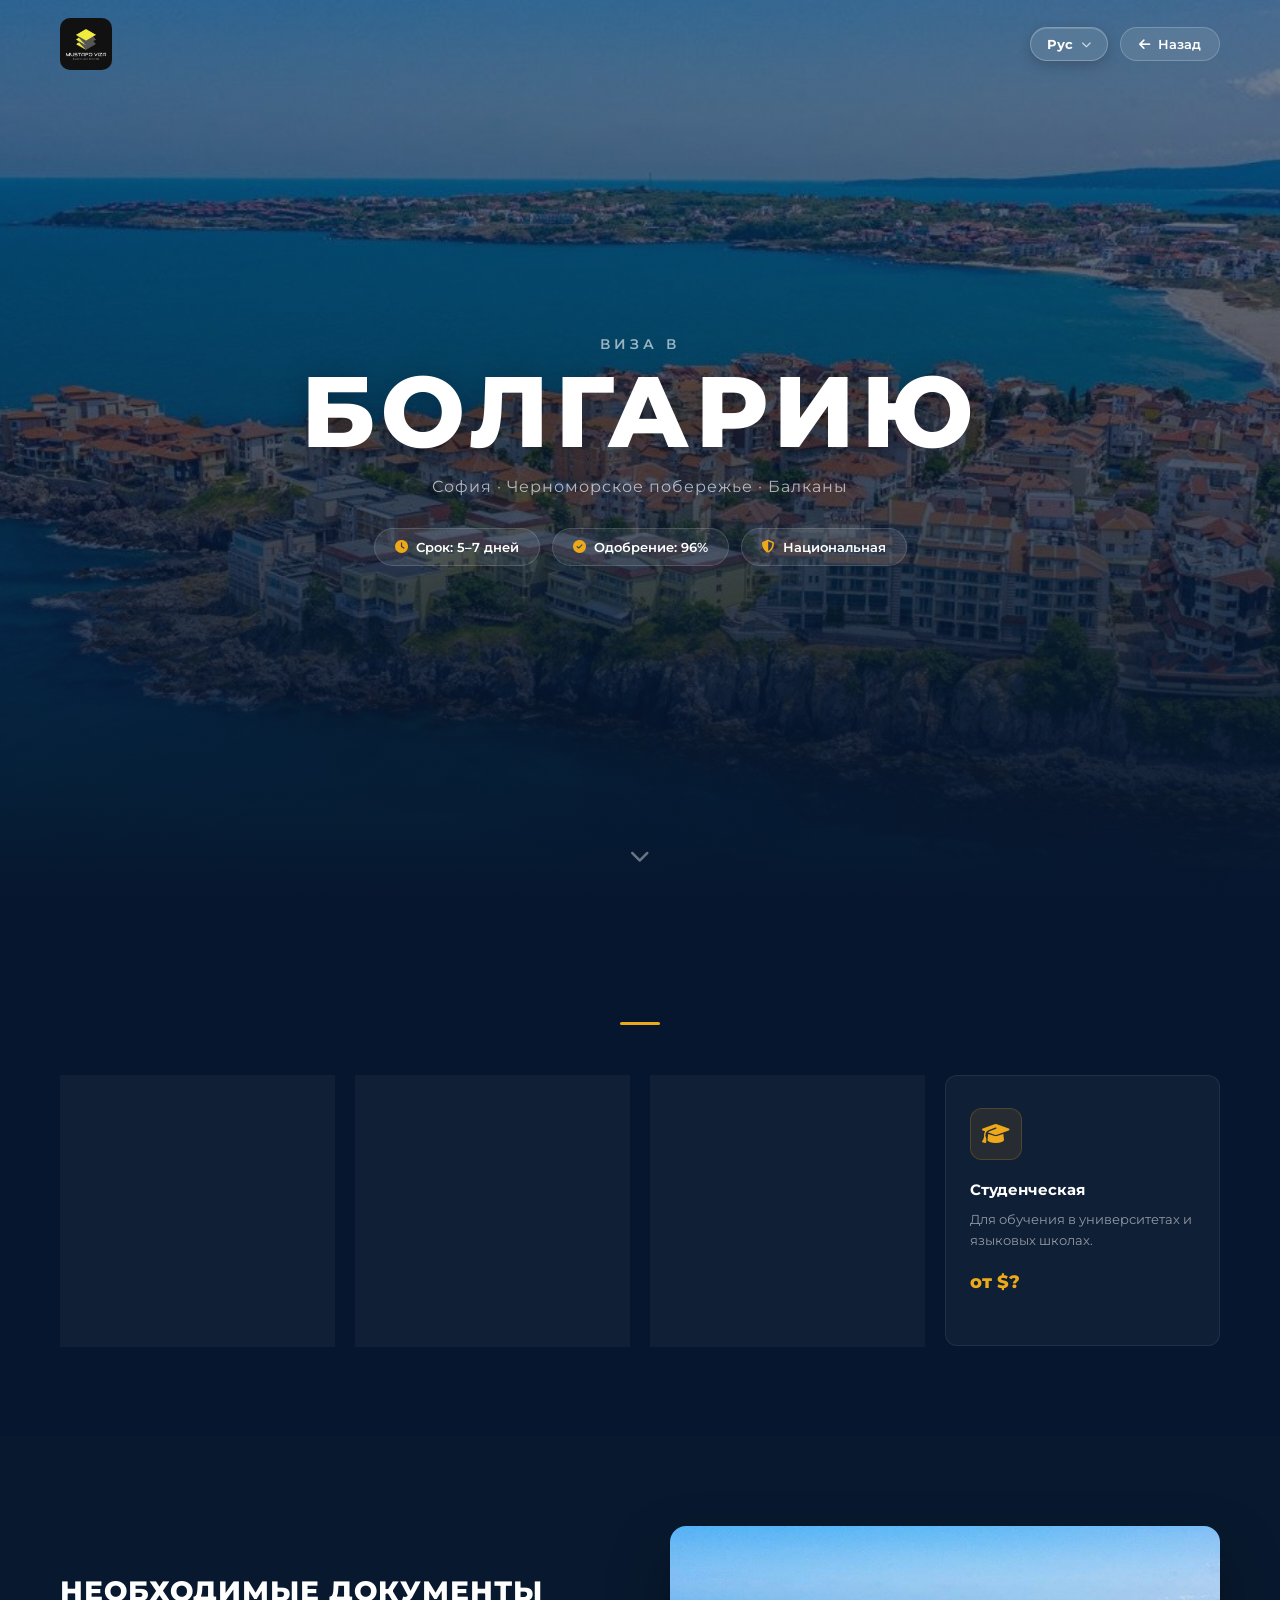
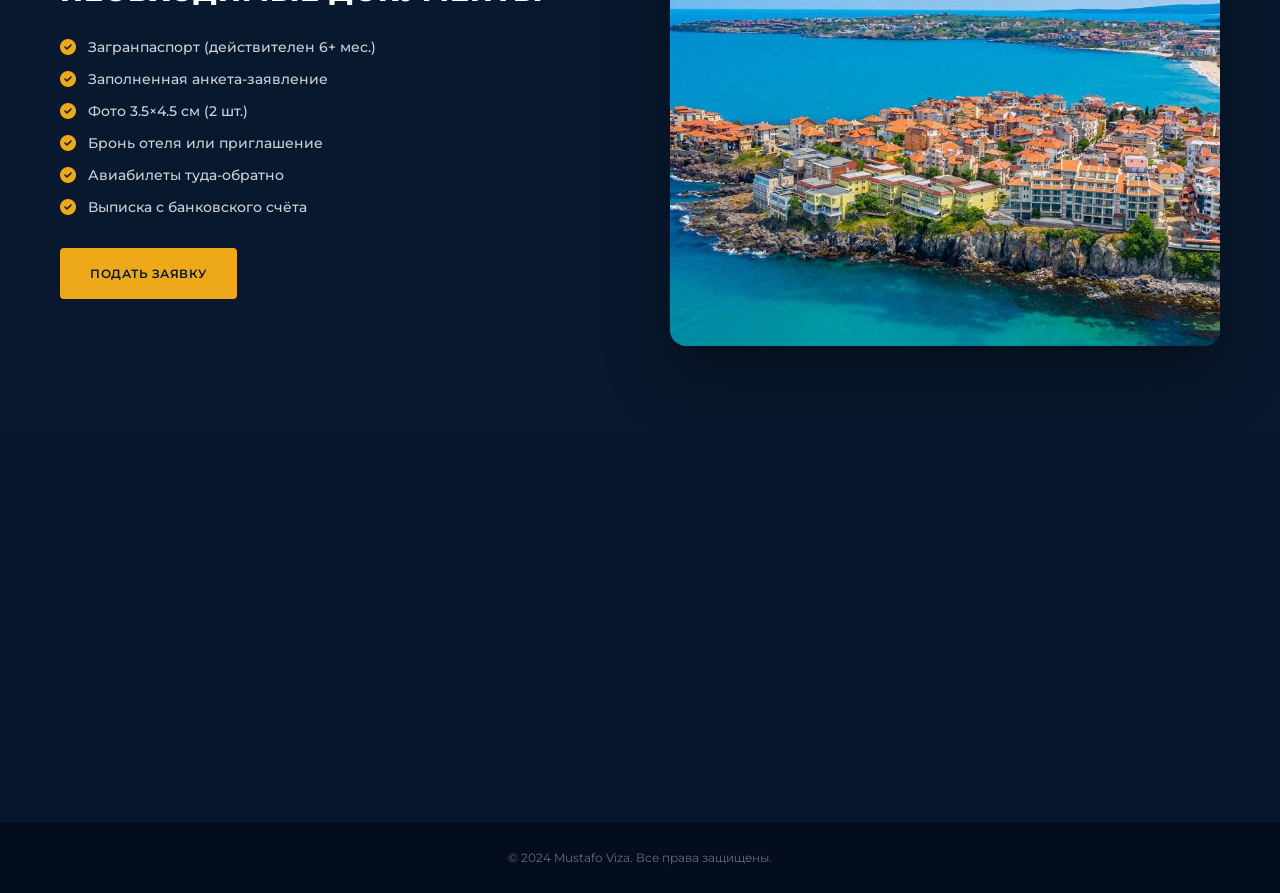
<file: bulgaria.html>
<!DOCTYPE html>
<html lang="ru">
<head>
    <meta charset="UTF-8">
    <meta name="viewport" content="width=device-width, initial-scale=1.0">
    <title>Виза в Болгарию — Mustafo Viza</title>
    <link rel="stylesheet" href="https://cdnjs.cloudflare.com/ajax/libs/font-awesome/6.4.0/css/all.min.css">
    <link href="https://fonts.googleapis.com/css2?family=Montserrat:wght@400;500;600;700;800&display=swap" rel="stylesheet">
    <link rel="stylesheet" href="style.css">
    <link rel="stylesheet" href="country.css">
</head>
<body class="country-page-body">

    <div class="morph-entry" id="morph-entry"></div>

            <header class="header header--country">
        <div class="container header__container">
            <a href="index.html" class="logo">
                <div class="logo__img"><img src="logo.png" class="logo__img-icon" alt="Mustafo Viza Logo"></div>
            </a>

            <div class="header__actions country-header-actions">
                <div class="lang-switcher lang-dropdown" id="lang-switcher">
                    <button class="lang-dropdown__trigger" id="lang-trigger">
                        <span class="lang-dropdown__current" id="lang-current">Рус</span>
                        <i class="fa-solid fa-chevron-down lang-dropdown__arrow" id="lang-arrow"></i>
                    </button>
                    <div class="lang-dropdown__menu" id="lang-menu">
                        <button class="lang-btn lang-dropdown__item" data-lang="ru">🇷🇺 Русский</button>
                        <button class="lang-btn lang-dropdown__item" data-lang="uz">🇺🇿 O'zbek</button>
                    </div>
                </div>
                <a href="index.html" class="back-btn">
                    <i class="fa-solid fa-arrow-left"></i>
                    <span data-i18n="back_text">Назад</span>
                </a>
            </div>
        </div>
    </header>

    <section class="country-hero" style="background-image: url('img_bulgaria.jpg');">
        <div class="country-hero__overlay"></div>
        <div class="container country-hero__content">
            <p class="country-hero__label" data-i18n="bg_label">Виза в</p>
            <h1 class="country-hero__title" data-i18n="bg_title">БОЛГАРИЮ</h1>
            <p class="country-hero__descr" data-i18n="bg_descr">София · Черноморское побережье · Балканы</p>
            <div class="country-hero__badges">
                <span class="badge"><i class="fa-solid fa-clock"></i> <span data-i18n="bg_badge1">Срок: 5–7 дней</span></span>
                <span class="badge"><i class="fa-solid fa-circle-check"></i> <span data-i18n="bg_badge2">Одобрение: 96%</span></span>
                <span class="badge"><i class="fa-solid fa-shield-halved"></i> <span data-i18n="bg_badge3">Национальная</span></span>
            </div>
        </div>
        <div class="country-hero__scroll"><i class="fa-solid fa-chevron-down"></i></div>
    </section>

    <section class="visa-types">
        <div class="container">
            <div class="section-title-wrapper">
                <h2 class="section-title" data-i18n="vt_title">ВИДЫ ВИЗ</h2>
                <span class="section-title-line"></span>
            </div>
            <div class="visa-grid">
                <div class="visa-card" style="--delay: 0s">
                    <div class="visa-card__icon"><i class="fa-solid fa-umbrella-beach"></i></div>
                    <h3 data-i18n="vt1_title">Туристическая</h3>
                    <p data-i18n="vt1_descr">Для путешествий и туризма. До 90 дней в стране назначения.</p>
                    <div class="visa-card__price" data-i18n="vt_price">от $?</div>
                </div>
                <div class="visa-card" style="--delay: 0.1s">
                    <div class="visa-card__icon"><i class="fa-solid fa-briefcase"></i></div>
                    <h3 data-i18n="vt2_title">Деловая</h3>
                    <p data-i18n="vt2_descr">Для бизнес-переговоров, конференций и встреч с партнёрами.</p>
                    <div class="visa-card__price" data-i18n="vt_price">от $?</div>
                </div>
                <div class="visa-card" style="--delay: 0.2s">
                    <div class="visa-card__icon"><i class="fa-solid fa-hard-hat"></i></div>
                    <h3 data-i18n="vt3_title">Рабочая</h3>
                    <p data-i18n="vt3_descr">Официальное трудоустройство. Помогаем с приглашением от работодателя.</p>
                    <div class="visa-card__price" data-i18n="vt_price">от $?</div>
                </div>
                <div class="visa-card" style="--delay: 0.3s">
                    <div class="visa-card__icon"><i class="fa-solid fa-graduation-cap"></i></div>
                    <h3 data-i18n="vt4_title">Студенческая</h3>
                    <p data-i18n="vt4_descr">Для обучения в университетах и языковых школах.</p>
                    <div class="visa-card__price" data-i18n="vt_price">от $?</div>
                </div>
            </div>
        </div>
    </section>

    <section class="docs-section">
        <div class="container docs-section__grid">
            <div class="docs-section__text">
                <h2 data-i18n="docs_title">НЕОБХОДИМЫЕ ДОКУМЕНТЫ</h2>
                <ul class="docs-list">
                    <li><i class="fa-solid fa-circle-check"></i> <span data-i18n="doc1">Загранпаспорт (действителен 6+ мес.)</span></li>
                    <li><i class="fa-solid fa-circle-check"></i> <span data-i18n="doc2">Заполненная анкета-заявление</span></li>
                    <li><i class="fa-solid fa-circle-check"></i> <span data-i18n="doc3">Фото 3.5×4.5 см (2 шт.)</span></li>
                    <li><i class="fa-solid fa-circle-check"></i> <span data-i18n="doc4">Бронь отеля или приглашение</span></li>
                    <li><i class="fa-solid fa-circle-check"></i> <span data-i18n="doc5">Авиабилеты туда-обратно</span></li>
                    <li><i class="fa-solid fa-circle-check"></i> <span data-i18n="doc6">Выписка с банковского счёта</span></li>
                </ul>
                <a href="apply.html?country=bg" class="btn btn--primary btn--large" style="margin-top:32px; display:inline-flex;" data-i18n="docs_btn">
                    Подать заявку
                </a>
            </div>
            <div class="docs-section__img" style="background-image: url('img_bulgaria.jpg');"></div>
        </div>
    </section>

    <section class="country-cta">
        <div class="container country-cta__inner">
            <h2 data-i18n="cta_title">Готовы оформить визу?</h2>
            <p data-i18n="cta_descr">Наши специалисты помогут собрать документы и подать заявку. Без отказов и лишних хлопот.</p>
            <a href="chat.html" class="btn btn--primary btn--large">Бесплатная консультация</a>
        </div>
    </section>

    <footer class="footer" style="padding: 28px 0;">
        <div class="container">
            <div class="footer__bottom" style="border:none; padding:0; text-align:center;">
                <p><span data-i18n="footer_copy">© 2024 Mustafo Viza. Все права защищены.</span></p>
            </div>
        </div>
    </footer>

            <script src="i18n.js"></script>
    <script src="country.js"></script>
    <script>
    (function() {
        var burgerBtn = document.getElementById('country-burger-btn');
        var navMenu = document.getElementById('country-nav-menu');
        if (burgerBtn && navMenu) {
            burgerBtn.addEventListener('click', function(e) {
                e.stopPropagation();
                burgerBtn.classList.toggle('active');
                navMenu.classList.toggle('active');
                document.body.classList.toggle('no-scroll');
            });
            document.addEventListener('click', function(e) {
                if (!navMenu.contains(e.target) && !burgerBtn.contains(e.target)) {
                    burgerBtn.classList.remove('active');
                    navMenu.classList.remove('active');
                    document.body.classList.remove('no-scroll');
                }
            });
            // Dropdown toggles inside burger menu
            navMenu.querySelectorAll && navMenu.querySelectorAll('.nav__item.dropdown > .nav__link').forEach(function(link) {
                link.addEventListener('click', function(e) {
                    e.preventDefault();
                    var parent = this.closest('.nav__item');
                    parent.classList.toggle('open');
                });
            });
        }
    })();
    </script>
</body>
</html>
</file>
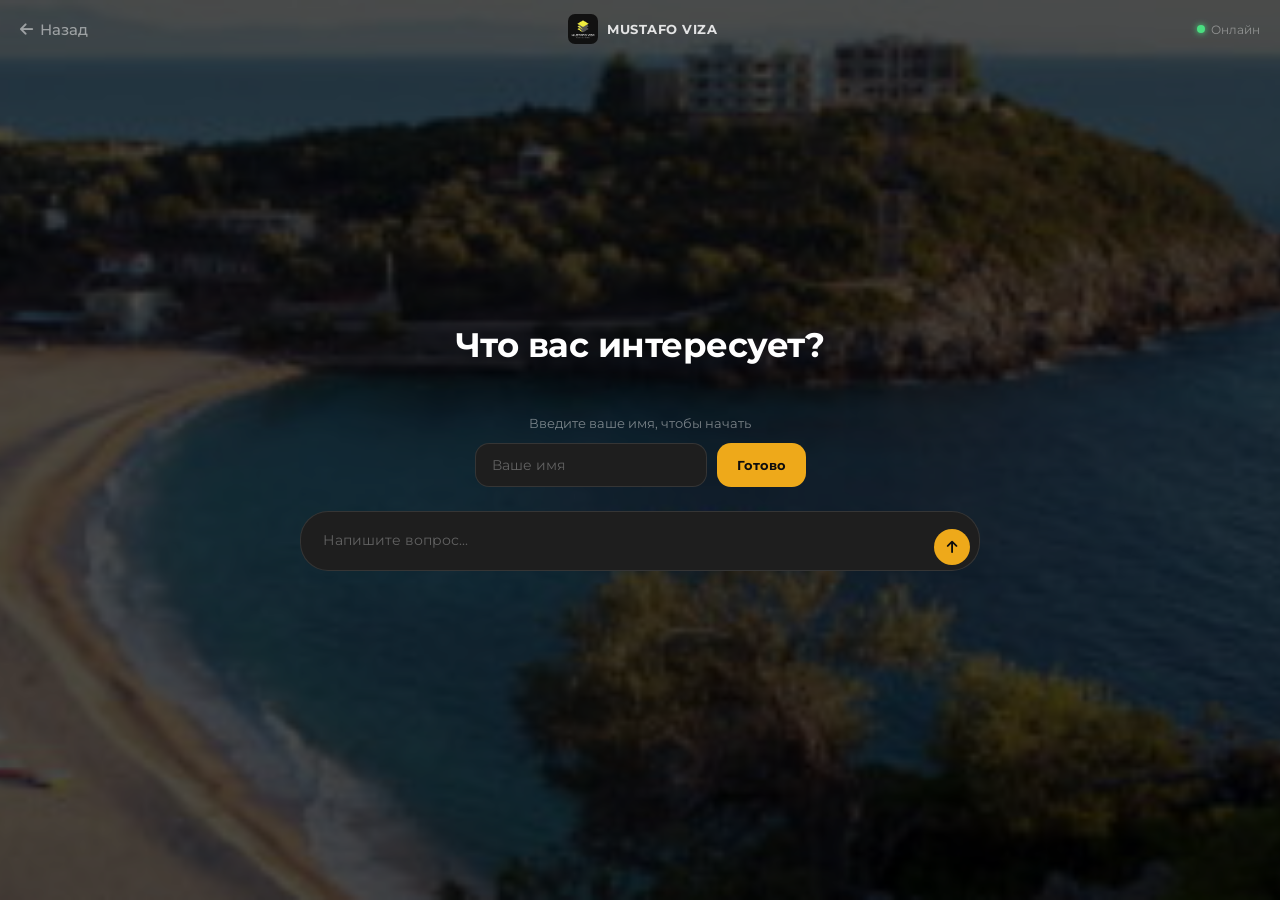
<file: chat.html>
<!DOCTYPE html>
<html lang="ru">
<head>
    <meta charset="UTF-8">
    <meta name="viewport" content="width=device-width, initial-scale=1.0">
    <title>Консультация — Mustafo Viza</title>
    <link rel="stylesheet" href="https://cdnjs.cloudflare.com/ajax/libs/font-awesome/6.4.0/css/all.min.css">
    <link href="https://fonts.googleapis.com/css2?family=Montserrat:wght@400;500;600;700;800&display=swap" rel="stylesheet">
    <style>
        *, *::before, *::after { box-sizing: border-box; margin: 0; padding: 0; }

        body {
            font-family: 'Montserrat', sans-serif;
            background: #0d0d0d url('img_chat_bg.jpg') center center / cover no-repeat fixed;
            color: #fff;
            height: 100dvh;
            display: flex;
            flex-direction: column;
            overflow: hidden;
        }
        body::before {
            content: '';
            position: fixed;
            inset: 0;
            background: rgba(0,0,0,0.70);
            z-index: 0;
            pointer-events: none;
        }
        .topbar, #welcome, #chat-screen { position: relative; z-index: 1; }

        /* ── TOP BAR ── */
        .topbar {
            display: flex;
            align-items: center;
            justify-content: space-between;
            padding: 14px 20px;
            flex-shrink: 0;
        }
        .topbar__back {
            color: rgba(255,255,255,0.5);
            font-size: 15px;
            text-decoration: none;
            display: flex;
            align-items: center;
            gap: 7px;
            transition: color 0.2s;
            font-weight: 500;
        }
        .topbar__back:hover { color: #eea91a; }
        .topbar__logo {
            display: flex;
            align-items: center;
            gap: 9px;
            text-decoration: none;
        }
        .topbar__logo img {
            width: 30px; height: 30px;
            border-radius: 7px;
        }
        .topbar__logo-name {
            font-size: 13px;
            font-weight: 700;
            color: rgba(255,255,255,0.85);
            letter-spacing: 0.5px;
        }
        .topbar__status {
            display: flex;
            align-items: center;
            gap: 6px;
            font-size: 12px;
            color: rgba(255,255,255,0.4);
        }
        .topbar__dot {
            width: 8px; height: 8px;
            background: #4ade80;
            border-radius: 50%;
            box-shadow: 0 0 6px #4ade80;
        }

        /* ── WELCOME SCREEN ── */
        #welcome {
            flex: 1;
            display: flex;
            flex-direction: column;
            align-items: center;
            justify-content: center;
            padding: 0 20px 40px;
            text-align: center;
            gap: 0;
        }
        .welcome__title {
            font-size: clamp(22px, 5vw, 34px);
            font-weight: 700;
            color: #fff;
            margin-bottom: 48px;
            line-height: 1.3;
            letter-spacing: -0.5px;
        }
        .welcome__title span { color: #eea91a; }

        /* Input wrapper */
        .input-wrap {
            width: 100%;
            max-width: 680px;
            position: relative;
        }
        .input-wrap textarea {
            width: 100%;
            background: #1e1e1e;
            border: 1.5px solid rgba(255,255,255,0.1);
            border-radius: 28px;
            padding: 18px 60px 18px 22px;
            font-family: 'Montserrat', sans-serif;
            font-size: 15px;
            color: #fff;
            outline: none;
            resize: none;
            line-height: 1.5;
            max-height: 160px;
            min-height: 58px;
            transition: border-color 0.2s, background 0.2s;
        }
        .input-wrap textarea:focus {
            border-color: rgba(238,169,26,0.5);
            background: #222;
        }
        .input-wrap textarea::placeholder { color: rgba(255,255,255,0.3); font-size: 14px; }

        .input-wrap__send {
            position: absolute;
            right: 10px;
            bottom: 10px;
            width: 36px; height: 36px;
            background: #eea91a;
            border: none;
            border-radius: 50%;
            color: #0d0d0d;
            font-size: 14px;
            cursor: pointer;
            display: flex; align-items: center; justify-content: center;
            transition: background 0.2s, transform 0.15s;
        }
        .input-wrap__send:hover { background: #f5c430; transform: scale(1.08); }

        /* Name input step */
        #name-step {
            display: flex;
            flex-direction: column;
            align-items: center;
            gap: 10px;
            margin-bottom: 24px;
        }
        .name-label {
            font-size: 13px;
            color: rgba(255,255,255,0.45);
            margin-bottom: 2px;
        }
        .name-input-row {
            display: flex;
            gap: 10px;
            width: 100%;
            max-width: 400px;
        }
        .name-inp {
            flex: 1;
            background: #1e1e1e;
            border: 1.5px solid rgba(255,255,255,0.1);
            border-radius: 14px;
            padding: 12px 16px;
            font-family: 'Montserrat', sans-serif;
            font-size: 14px;
            color: #fff;
            outline: none;
            transition: border-color 0.2s;
        }
        .name-inp:focus { border-color: rgba(238,169,26,0.5); }
        .name-inp::placeholder { color: rgba(255,255,255,0.3); }
        .name-ok-btn {
            background: #eea91a;
            color: #0d0d0d;
            border: none;
            border-radius: 14px;
            padding: 12px 20px;
            font-family: 'Montserrat', sans-serif;
            font-size: 13px;
            font-weight: 700;
            cursor: pointer;
            white-space: nowrap;
            transition: background 0.2s;
        }
        .name-ok-btn:hover { background: #f5c430; }

        /* Suggestions */
        .suggestions {
            display: flex;
            gap: 10px;
            flex-wrap: wrap;
            justify-content: center;
            margin-top: 16px;
            max-width: 680px;
        }
        .sugg-btn {
            background: #1e1e1e;
            border: 1px solid rgba(255,255,255,0.1);
            border-radius: 20px;
            padding: 9px 16px;
            font-family: 'Montserrat', sans-serif;
            font-size: 12px;
            color: rgba(255,255,255,0.65);
            cursor: pointer;
            transition: background 0.2s, color 0.2s, border-color 0.2s;
        }
        .sugg-btn:hover {
            background: #2a2a2a;
            color: #fff;
            border-color: rgba(238,169,26,0.4);
        }

        /* ── CHAT SCREEN ── */
        #chat-screen {
            display: none;
            flex: 1;
            flex-direction: column;
            min-height: 0;
        }

        .messages {
            flex: 1;
            overflow-y: auto;
            padding: 20px 16px 10px;
            display: flex;
            flex-direction: column;
            gap: 20px;
            scroll-behavior: smooth;
        }
        .messages::-webkit-scrollbar { width: 4px; }
        .messages::-webkit-scrollbar-thumb { background: rgba(255,255,255,0.1); border-radius: 4px; }

        /* Message row */
        .msg-row {
            display: flex;
            gap: 12px;
            max-width: 780px;
            width: 100%;
        }
        .msg-row--user { align-self: flex-end; flex-direction: row-reverse; }
        .msg-row--manager { align-self: flex-start; }

        .msg-avatar {
            width: 34px; height: 34px;
            border-radius: 50%;
            flex-shrink: 0;
            display: flex; align-items: center; justify-content: center;
            font-size: 16px;
            margin-top: 2px;
        }
        .msg-avatar--manager {
            background: linear-gradient(135deg, #eea91a, #c47d00);
        }
        .msg-avatar--user {
            background: #2a2a2a;
            border: 1px solid rgba(255,255,255,0.1);
        }

        .msg-body { display: flex; flex-direction: column; gap: 4px; }

        .msg-name {
            font-size: 11px;
            font-weight: 700;
            color: rgba(255,255,255,0.4);
            padding: 0 4px;
        }
        .msg-row--user .msg-name { text-align: right; color: rgba(238,169,26,0.6); }

        .msg-bubble {
            padding: 12px 16px;
            border-radius: 20px;
            font-size: 14px;
            line-height: 1.6;
            word-break: break-word;
            white-space: pre-wrap;
            max-width: 520px;
        }
        .msg-row--manager .msg-bubble {
            background: #1e1e1e;
            color: #e8e8e8;
            border-bottom-left-radius: 5px;
        }
        .msg-row--user .msg-bubble {
            background: #2a2a2a;
            border: 1px solid rgba(255,255,255,0.08);
            color: #fff;
            border-bottom-right-radius: 5px;
        }
        .msg-time {
            font-size: 10px;
            color: rgba(255,255,255,0.22);
            padding: 0 4px;
        }

        /* Typing */
        .typing-row {
            display: none;
            align-self: flex-start;
            gap: 12px;
            align-items: center;
        }
        .typing-dots {
            display: flex; gap: 4px; align-items: center;
            background: #1e1e1e;
            padding: 13px 18px;
            border-radius: 20px;
            border-bottom-left-radius: 5px;
        }
        .typing-dots span {
            width: 6px; height: 6px;
            background: rgba(255,255,255,0.35);
            border-radius: 50%;
            animation: td 1.2s infinite;
        }
        .typing-dots span:nth-child(2) { animation-delay: .2s; }
        .typing-dots span:nth-child(3) { animation-delay: .4s; }
        @keyframes td {
            0%,60%,100% { transform: translateY(0); opacity:.3; }
            30% { transform: translateY(-5px); opacity:1; }
        }

        /* Bottom input in chat */
        .chat-footer {
            padding: 12px 16px 16px;
            flex-shrink: 0;
        }
        .chat-footer .input-wrap { margin: 0 auto; }

        /* Centered layout for desktop */
        @media (min-width: 700px) {
            .messages { padding: 24px 40px 10px; align-items: center; }
            .msg-row { max-width: 680px; }
            .chat-footer { padding: 12px 40px 20px; }
            #welcome { padding-bottom: 60px; }
        }
    </style>
</head>
<body>

<!-- TOP BAR -->
<div class="topbar">
    <a href="javascript:history.back()" class="topbar__back">
        <i class="fa-solid fa-arrow-left"></i> Назад
    </a>
    <a href="index.html" class="topbar__logo">
        <img src="logo.png" alt="logo">
        <span class="topbar__logo-name">MUSTAFO VIZA</span>
    </a>
    <div class="topbar__status">
        <div class="topbar__dot"></div>
        Онлайн
    </div>
</div>

<!-- WELCOME SCREEN -->
<div id="welcome">
    <h1 class="welcome__title">Что вас интересует?</h1>
    <div id="manager-hint" style="display:none; background:rgba(239,68,68,0.15); border:1px solid rgba(239,68,68,0.3); border-radius:12px; padding:12px 18px; font-size:12px; color:#fca5a5; margin-bottom:16px; max-width:500px; text-align:center;">
        ⚠️ Менеджер ещё не подключён к боту. Пожалуйста, попробуйте позже.
    </div>

    <!-- Имя -->
    <div id="name-step">
        <div class="name-label">Введите ваше имя, чтобы начать</div>
        <div class="name-input-row">
            <input type="text" id="client-name" class="name-inp" placeholder="Ваше имя" maxlength="40" autocomplete="off">
            <button class="name-ok-btn" onclick="confirmName()">Готово</button>
        </div>
    </div>

    <!-- Input -->
    <div class="input-wrap">
        <textarea id="welcome-input" placeholder="Напишите вопрос..." rows="1" disabled></textarea>
        <button class="input-wrap__send" id="welcome-send" onclick="sendFirst()">
            <i class="fa-solid fa-arrow-up"></i>
        </button>
    </div>
</div>

<!-- CHAT SCREEN -->
<div id="chat-screen">
    <div class="messages" id="messages">
        <div class="typing-row" id="typing">
            <div class="msg-avatar msg-avatar--manager">🛂</div>
            <div class="typing-dots"><span></span><span></span><span></span></div>
        </div>
    </div>
    <div class="chat-footer">
        <div class="input-wrap">
            <textarea id="chat-input" placeholder="Напишите сообщение..." rows="1"></textarea>
            <button class="input-wrap__send active" id="chat-send" onclick="sendMsg()">
                <i class="fa-solid fa-arrow-up"></i>
            </button>
        </div>
    </div>
</div>

<script>
const TOKEN = '8708390478:AAFinj7p2jhnn2b4A2k60ZwgywDg83kuaJI';
const API   = `https://api.telegram.org/bot${TOKEN}`;

let clientName    = '';
let managerChatId = 5274576689;
let lastUpdateId  = 0;
let nameConfirmed = false;
let firstSent     = false; // защита от двойной отправки
const myMsgIds    = new Set(); // id отправленных нами сообщений

/* ── helpers ── */
function nowTime() {
    const d = new Date();
    return `${String(d.getHours()).padStart(2,'0')}:${String(d.getMinutes()).padStart(2,'0')}`;
}
function showTyping()  { const t = document.getElementById('typing'); t.style.display='flex'; scrollBottom(); }
function hideTyping()  { document.getElementById('typing').style.display='none'; }
function scrollBottom(){ const m=document.getElementById('messages'); if(m) m.scrollTop=99999; }

/* ── name confirm ── */
function confirmName() {
    const inp = document.getElementById('client-name');
    const val = inp.value.trim();
    if (!val) { inp.style.borderColor='#ef4444'; setTimeout(()=>inp.style.borderColor='',1200); return; }
    clientName    = val;
    nameConfirmed = true;
    const wi = document.getElementById('welcome-input');
    wi.disabled = false;
    wi.focus();
    document.getElementById('name-step').style.opacity = '0.4';
    document.getElementById('name-step').style.pointerEvents = 'none';
    document.querySelector('.name-label').textContent = `Привет, ${clientName}! Задайте ваш вопрос 👇`;
    fetchManagerChatId();
}

/* ── get manager chat_id ── */
async function fetchManagerChatId() {
    try {
        const res  = await fetch(`${API}/getUpdates?limit=100&allowed_updates=["message"]`);
        const data = await res.json();
        if (data.ok && data.result.length > 0) {
            for (const upd of data.result) {
                if (upd.update_id > lastUpdateId) lastUpdateId = upd.update_id;
                if (upd.message) managerChatId = upd.message.chat.id;
            }
        } else {
            const hint = document.getElementById('manager-hint');
            if (hint) hint.style.display = 'block';
        }
    } catch(e) { console.error('fetchManagerChatId error:', e); }
}

/* ── send to TG with inline reply button ── */
async function tgSend(text, withReplyBtn) {
    if (!managerChatId) await fetchManagerChatId();
    if (!managerChatId) return null;
    try {
        const body = { chat_id: managerChatId, text, parse_mode: 'Markdown' };
        if (withReplyBtn) {
            body.reply_markup = {
                inline_keyboard: [[
                    { text: '✏️ Ответить клиенту', callback_data: 'reply_client' }
                ]]
            };
        }
        const resp = await fetch(`${API}/sendMessage`, {
            method: 'POST',
            headers: { 'Content-Type': 'application/json' },
            body: JSON.stringify(body)
        });
        const result = await resp.json();
        if (result.ok) return result.result.message_id;
        return null;
    } catch(e) { return null; }
}

/* ── switch to chat view ── */
function openChat() {
    document.getElementById('welcome').style.display = 'none';
    const cs = document.getElementById('chat-screen');
    cs.style.display = 'flex';
}

/* ── add message bubble ── */
function addMsg(type, text) {
    const container = document.getElementById('messages');
    const typing    = document.getElementById('typing');
    const row = document.createElement('div');
    row.className = `msg-row msg-row--${type}`;
    const avatar = document.createElement('div');
    avatar.className = `msg-avatar msg-avatar--${type}`;
    avatar.textContent = type === 'manager' ? '🛂' : '👤';
    const body = document.createElement('div');
    body.className = 'msg-body';
    const name = document.createElement('div');
    name.className = 'msg-name';
    name.textContent = type === 'manager' ? 'Менеджер' : clientName;
    body.appendChild(name);
    const bubble = document.createElement('div');
    bubble.className = 'msg-bubble';
    bubble.textContent = text;
    body.appendChild(bubble);
    const time = document.createElement('div');
    time.className = 'msg-time';
    time.textContent = nowTime();
    body.appendChild(time);
    if (type === 'user') { row.appendChild(body); row.appendChild(avatar); }
    else                  { row.appendChild(avatar); row.appendChild(body); }
    container.insertBefore(row, typing);
    scrollBottom();
}

/* ── send first message (welcome screen) ── */
async function sendFirst() {
    if (firstSent) return; // защита от двойного вызова
    if (!nameConfirmed) { document.getElementById('client-name').focus(); return; }
    const inp  = document.getElementById('welcome-input');
    const text = inp.value.trim();
    if (!text) return;
    firstSent = true;
    inp.value = '';
    openChat();
    // Уведомление менеджеру
    const intro = `🔔 *Yangi konsultatsiya*

👤 Mijoz: *${clientName}*
🕐 ${nowTime()}`;
    await tgSend(intro, false);
    // Сообщение клиента с кнопкой ответа
    addMsg('user', text);
    const tgText = `💬 *${clientName}*:

${text}`;
    await tgSend(tgText, true);
    showTyping();
    startPolling();
}

/* ── send from chat screen ── */
async function sendMsg() {
    const inp  = document.getElementById('chat-input');
    const text = inp.value.trim();
    if (!text) return;
    inp.value = '';
    inp.style.height = 'auto';
    addMsg('user', text);
    const tgText = `💬 *${clientName}*:

${text}`;
    await tgSend(tgText, true);
    showTyping();
}

/* ── poll for manager replies ── */
function startPolling() {
    setInterval(async () => {
        try {
            const res  = await fetch(`${API}/getUpdates?offset=${lastUpdateId+1}&timeout=1`);
            const data = await res.json();
            if (!data.ok) return;
            for (const upd of data.result) {
                lastUpdateId = upd.update_id;
                // Ответ менеджера через force_reply или обычное сообщение
                if (upd.message) {
                    const { text='', chat, message_id } = upd.message;
                    if (!managerChatId) managerChatId = chat.id;
                    // Показываем только ответы менеджера (не уведомления и не сообщения клиента)
                    if (text && !text.startsWith('🔔') && !text.startsWith('💬') && !text.startsWith('/')) {
                        hideTyping();
                        addMsg('manager', text);
                    }
                }
                // Обработка нажатия inline кнопки
                if (upd.callback_query && upd.callback_query.data === 'reply_client') {
                    const cbId = upd.callback_query.id;
                    const fromChatId = upd.callback_query.message.chat.id;
                    // Ответить на callback чтобы убрать "часики"
                    await fetch(`${API}/answerCallbackQuery`, {
                        method: 'POST',
                        headers: {'Content-Type':'application/json'},
                        body: JSON.stringify({ callback_query_id: cbId })
                    });
                    // Попросить менеджера написать ответ через ForceReply
                    await fetch(`${API}/sendMessage`, {
                        method: 'POST',
                        headers: {'Content-Type':'application/json'},
                        body: JSON.stringify({
                            chat_id: fromChatId,
                            text: `✏️ Напишите ответ клиенту *${clientName}*:`,
                            parse_mode: 'Markdown',
                            reply_markup: { force_reply: true, selective: true }
                        })
                    });
                }
            }
        } catch(e) {}
    }, 2500);
}

/* ── send btn active state ── */
function updateSendBtn() {
    const val = document.getElementById('welcome-input').value.trim();
    document.getElementById('welcome-send').classList.toggle('active', val.length > 0);
}

/* ── textarea auto-resize ── */
function autoResize(el) {
    el.style.height = 'auto';
    el.style.height = Math.min(el.scrollHeight, 160) + 'px';
}

document.addEventListener('DOMContentLoaded', () => {
    const wi = document.getElementById('welcome-input');
    wi.addEventListener('input', () => { autoResize(wi); updateSendBtn(); });
    wi.addEventListener('keydown', e => { if (e.key==='Enter'&&!e.shiftKey){ e.preventDefault(); sendFirst(); }});

    // Убираем onclick с кнопки отправки чтобы не было двойного вызова
    const wsBtn = document.getElementById('welcome-send');
    wsBtn.removeAttribute('onclick');
    wsBtn.addEventListener('click', sendFirst);

    const ci = document.getElementById('chat-input');
    ci.addEventListener('input', () => autoResize(ci));
    ci.addEventListener('keydown', e => { if (e.key==='Enter'&&!e.shiftKey){ e.preventDefault(); sendMsg(); }});

    document.getElementById('client-name').addEventListener('keydown', e => { if(e.key==='Enter') confirmName(); });
});
</script>
</body>
</file>
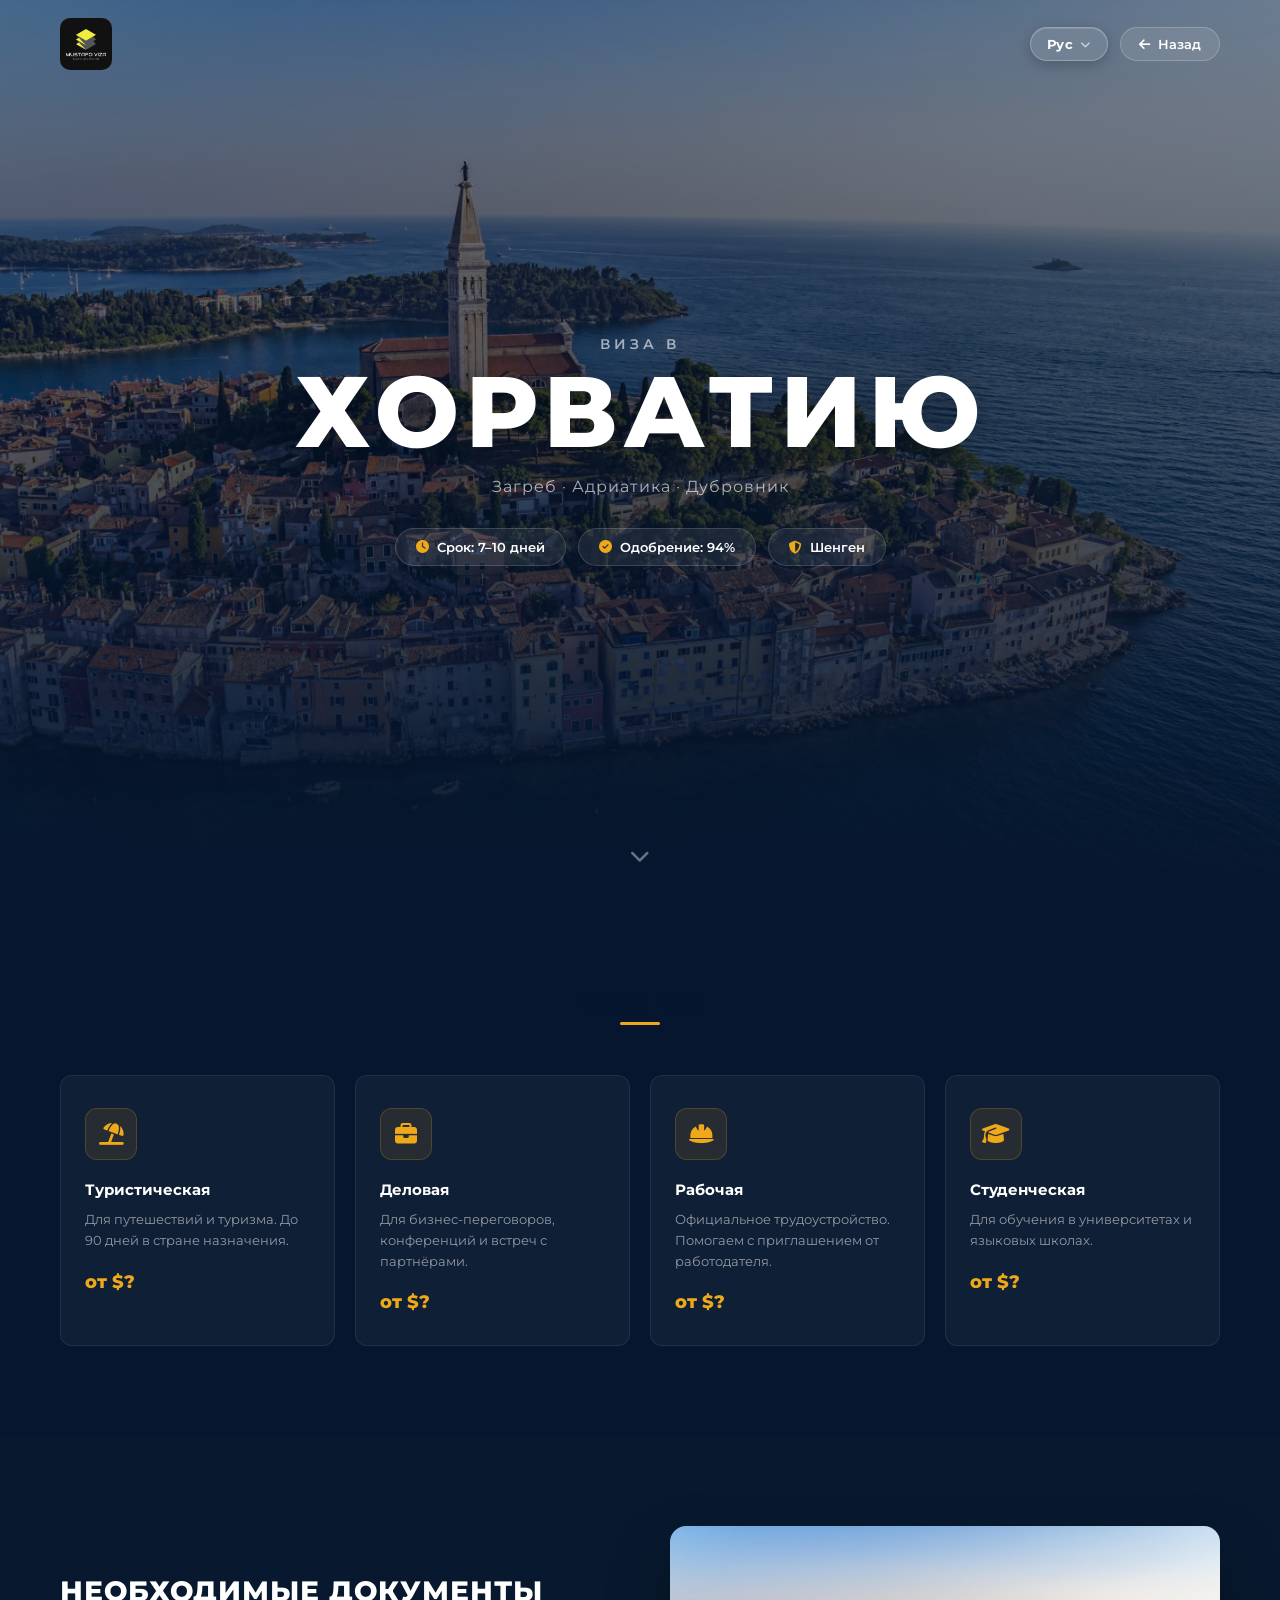
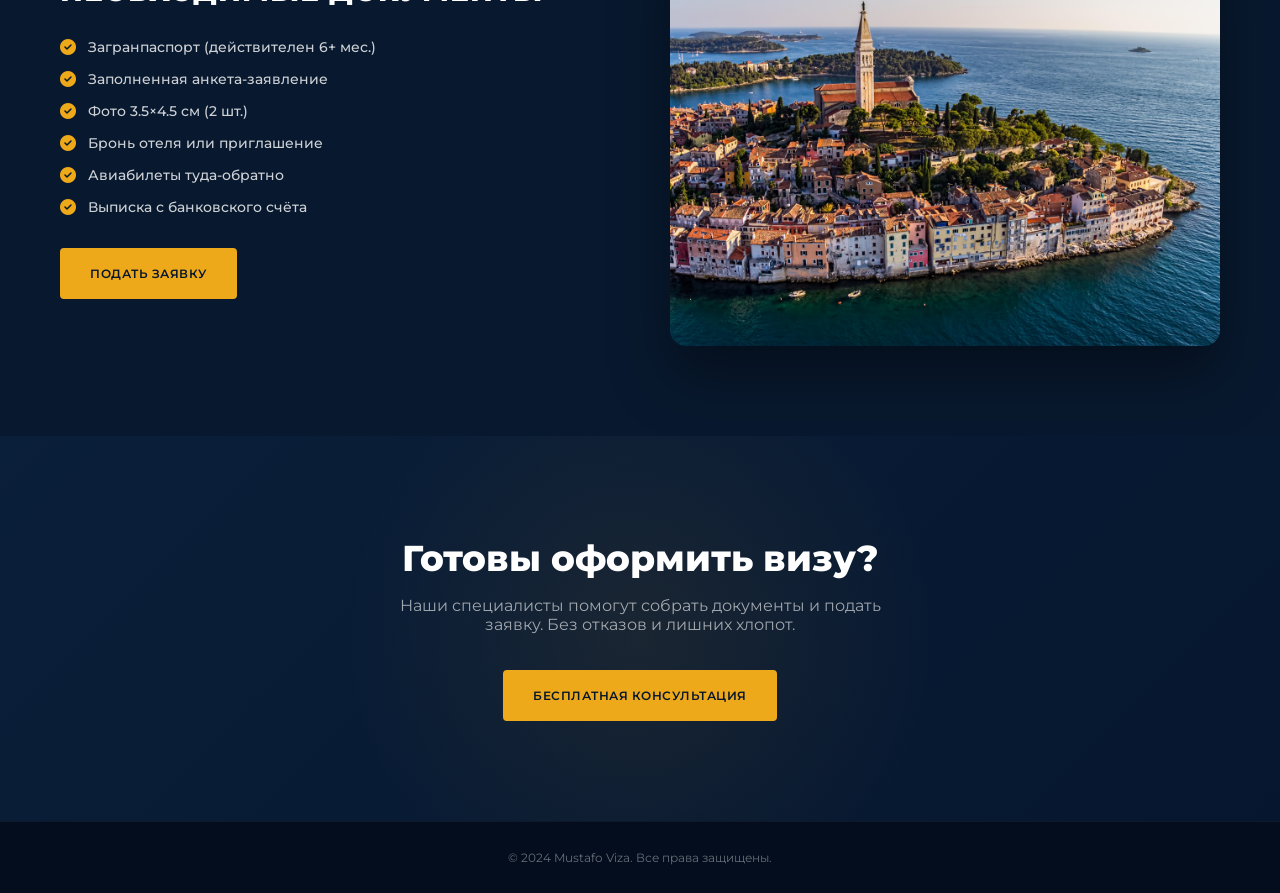
<file: croatia.html>
<!DOCTYPE html>
<html lang="ru">
<head>
    <meta charset="UTF-8">
    <meta name="viewport" content="width=device-width, initial-scale=1.0">
    <title>Виза в Хорватию — Mustafo Viza</title>
    <link rel="stylesheet" href="https://cdnjs.cloudflare.com/ajax/libs/font-awesome/6.4.0/css/all.min.css">
    <link href="https://fonts.googleapis.com/css2?family=Montserrat:wght@400;500;600;700;800&display=swap" rel="stylesheet">
    <link rel="stylesheet" href="style.css">
    <link rel="stylesheet" href="country.css">
</head>
<body class="country-page-body">

    <div class="morph-entry" id="morph-entry"></div>

            <header class="header header--country">
        <div class="container header__container">
            <a href="index.html" class="logo">
                <div class="logo__img"><img src="logo.png" class="logo__img-icon" alt="Mustafo Viza Logo"></div>
            </a>

            <div class="header__actions country-header-actions">
                <div class="lang-switcher lang-dropdown" id="lang-switcher">
                    <button class="lang-dropdown__trigger" id="lang-trigger">
                        <span class="lang-dropdown__current" id="lang-current">Рус</span>
                        <i class="fa-solid fa-chevron-down lang-dropdown__arrow" id="lang-arrow"></i>
                    </button>
                    <div class="lang-dropdown__menu" id="lang-menu">
                        <button class="lang-btn lang-dropdown__item" data-lang="ru">🇷🇺 Русский</button>
                        <button class="lang-btn lang-dropdown__item" data-lang="uz">🇺🇿 O'zbek</button>
                    </div>
                </div>
                <a href="index.html" class="back-btn">
                    <i class="fa-solid fa-arrow-left"></i>
                    <span data-i18n="back_text">Назад</span>
                </a>
            </div>
        </div>
    </header>

    <section class="country-hero" style="background-image: url('img_croatia.jpg');">
        <div class="country-hero__overlay"></div>
        <div class="container country-hero__content">
            <p class="country-hero__label" data-i18n="hr_label">Виза в</p>
            <h1 class="country-hero__title" data-i18n="hr_title">ХОРВАТИЮ</h1>
            <p class="country-hero__descr">Загреб · Адриатика · Дубровник</p>
            <div class="country-hero__badges">
                <span class="badge"><i class="fa-solid fa-clock"></i> <span data-i18n="hr_badge1">Срок: 7–10 дней</span></span>
                <span class="badge"><i class="fa-solid fa-circle-check"></i> Одобрение: 94%</span>
                <span class="badge"><i class="fa-solid fa-shield-halved"></i> Шенген</span>
            </div>
        </div>
        <div class="country-hero__scroll"><i class="fa-solid fa-chevron-down"></i></div>
    </section>

    <section class="visa-types">
        <div class="container">
            <div class="section-title-wrapper">
                <h2 class="section-title" data-i18n="vt_title">ВИДЫ ВИЗ</h2>
                <span class="section-title-line"></span>
            </div>
            <div class="visa-grid">
                <div class="visa-card" style="--delay: 0s">
                    <div class="visa-card__icon"><i class="fa-solid fa-umbrella-beach"></i></div>
                    <h3 data-i18n="vt1_title">Туристическая</h3>
                    <p data-i18n="vt1_descr">Для путешествий и туризма. До 90 дней в стране назначения.</p>
                    <div class="visa-card__price" data-i18n="vt_price">от $?</div>
                </div>
                <div class="visa-card" style="--delay: 0.1s">
                    <div class="visa-card__icon"><i class="fa-solid fa-briefcase"></i></div>
                    <h3 data-i18n="vt2_title">Деловая</h3>
                    <p data-i18n="vt2_descr">Для бизнес-переговоров, конференций и встреч с партнёрами.</p>
                    <div class="visa-card__price" data-i18n="vt_price">от $?</div>
                </div>
                <div class="visa-card" style="--delay: 0.2s">
                    <div class="visa-card__icon"><i class="fa-solid fa-hard-hat"></i></div>
                    <h3 data-i18n="vt3_title">Рабочая</h3>
                    <p data-i18n="vt3_descr">Официальное трудоустройство. Помогаем с приглашением от работодателя.</p>
                    <div class="visa-card__price" data-i18n="vt_price">от $?</div>
                </div>
                <div class="visa-card" style="--delay: 0.3s">
                    <div class="visa-card__icon"><i class="fa-solid fa-graduation-cap"></i></div>
                    <h3 data-i18n="vt4_title">Студенческая</h3>
                    <p data-i18n="vt4_descr">Для обучения в университетах и языковых школах.</p>
                    <div class="visa-card__price" data-i18n="vt_price">от $?</div>
                </div>
            </div>
        </div>
    </section>

    <section class="docs-section">
        <div class="container docs-section__grid">
            <div class="docs-section__text">
                <h2 data-i18n="docs_title">НЕОБХОДИМЫЕ ДОКУМЕНТЫ</h2>
                <ul class="docs-list">
                    <li><i class="fa-solid fa-circle-check"></i> <span data-i18n="doc1">Загранпаспорт (действителен 6+ мес.)</span></li>
                    <li><i class="fa-solid fa-circle-check"></i> <span data-i18n="doc2">Заполненная анкета-заявление</span></li>
                    <li><i class="fa-solid fa-circle-check"></i> <span data-i18n="doc3">Фото 3.5×4.5 см (2 шт.)</span></li>
                    <li><i class="fa-solid fa-circle-check"></i> <span data-i18n="doc4">Бронь отеля или приглашение</span></li>
                    <li><i class="fa-solid fa-circle-check"></i> <span data-i18n="doc5">Авиабилеты туда-обратно</span></li>
                    <li><i class="fa-solid fa-circle-check"></i> <span data-i18n="doc6">Выписка с банковского счёта</span></li>
                </ul>
                <a href="apply.html?country=hr" class="btn btn--primary btn--large" style="margin-top:32px; display:inline-flex;" data-i18n="docs_btn">
                    Подать заявку
                </a>
            </div>
            <div class="docs-section__img" style="background-image: url('img_croatia.jpg');"></div>
        </div>
    </section>

    <section class="country-cta">
        <div class="container country-cta__inner">
            <h2 data-i18n="cta_title">Готовы оформить визу?</h2>
            <p data-i18n="cta_descr">Наши специалисты помогут собрать документы и подать заявку. Без отказов и лишних хлопот.</p>
            <a href="chat.html" class="btn btn--primary btn--large">Бесплатная консультация</a>
        </div>
    </section>

    <footer class="footer" style="padding: 28px 0;">
        <div class="container">
            <div class="footer__bottom" style="border:none; padding:0; text-align:center;">
                <p><span data-i18n="footer_copy">© 2024 Mustafo Viza. Все права защищены.</span></p>
            </div>
        </div>
    </footer>

            <script src="i18n.js"></script>
    <script src="country.js"></script>
    <script>
    (function() {
        var burgerBtn = document.getElementById('country-burger-btn');
        var navMenu = document.getElementById('country-nav-menu');
        if (burgerBtn && navMenu) {
            burgerBtn.addEventListener('click', function(e) {
                e.stopPropagation();
                burgerBtn.classList.toggle('active');
                navMenu.classList.toggle('active');
                document.body.classList.toggle('no-scroll');
            });
            document.addEventListener('click', function(e) {
                if (!navMenu.contains(e.target) && !burgerBtn.contains(e.target)) {
                    burgerBtn.classList.remove('active');
                    navMenu.classList.remove('active');
                    document.body.classList.remove('no-scroll');
                }
            });
            // Dropdown toggles inside burger menu
            navMenu.querySelectorAll && navMenu.querySelectorAll('.nav__item.dropdown > .nav__link').forEach(function(link) {
                link.addEventListener('click', function(e) {
                    e.preventDefault();
                    var parent = this.closest('.nav__item');
                    parent.classList.toggle('open');
                });
            });
        }
    })();
    </script>
</body>
</html>
</file>
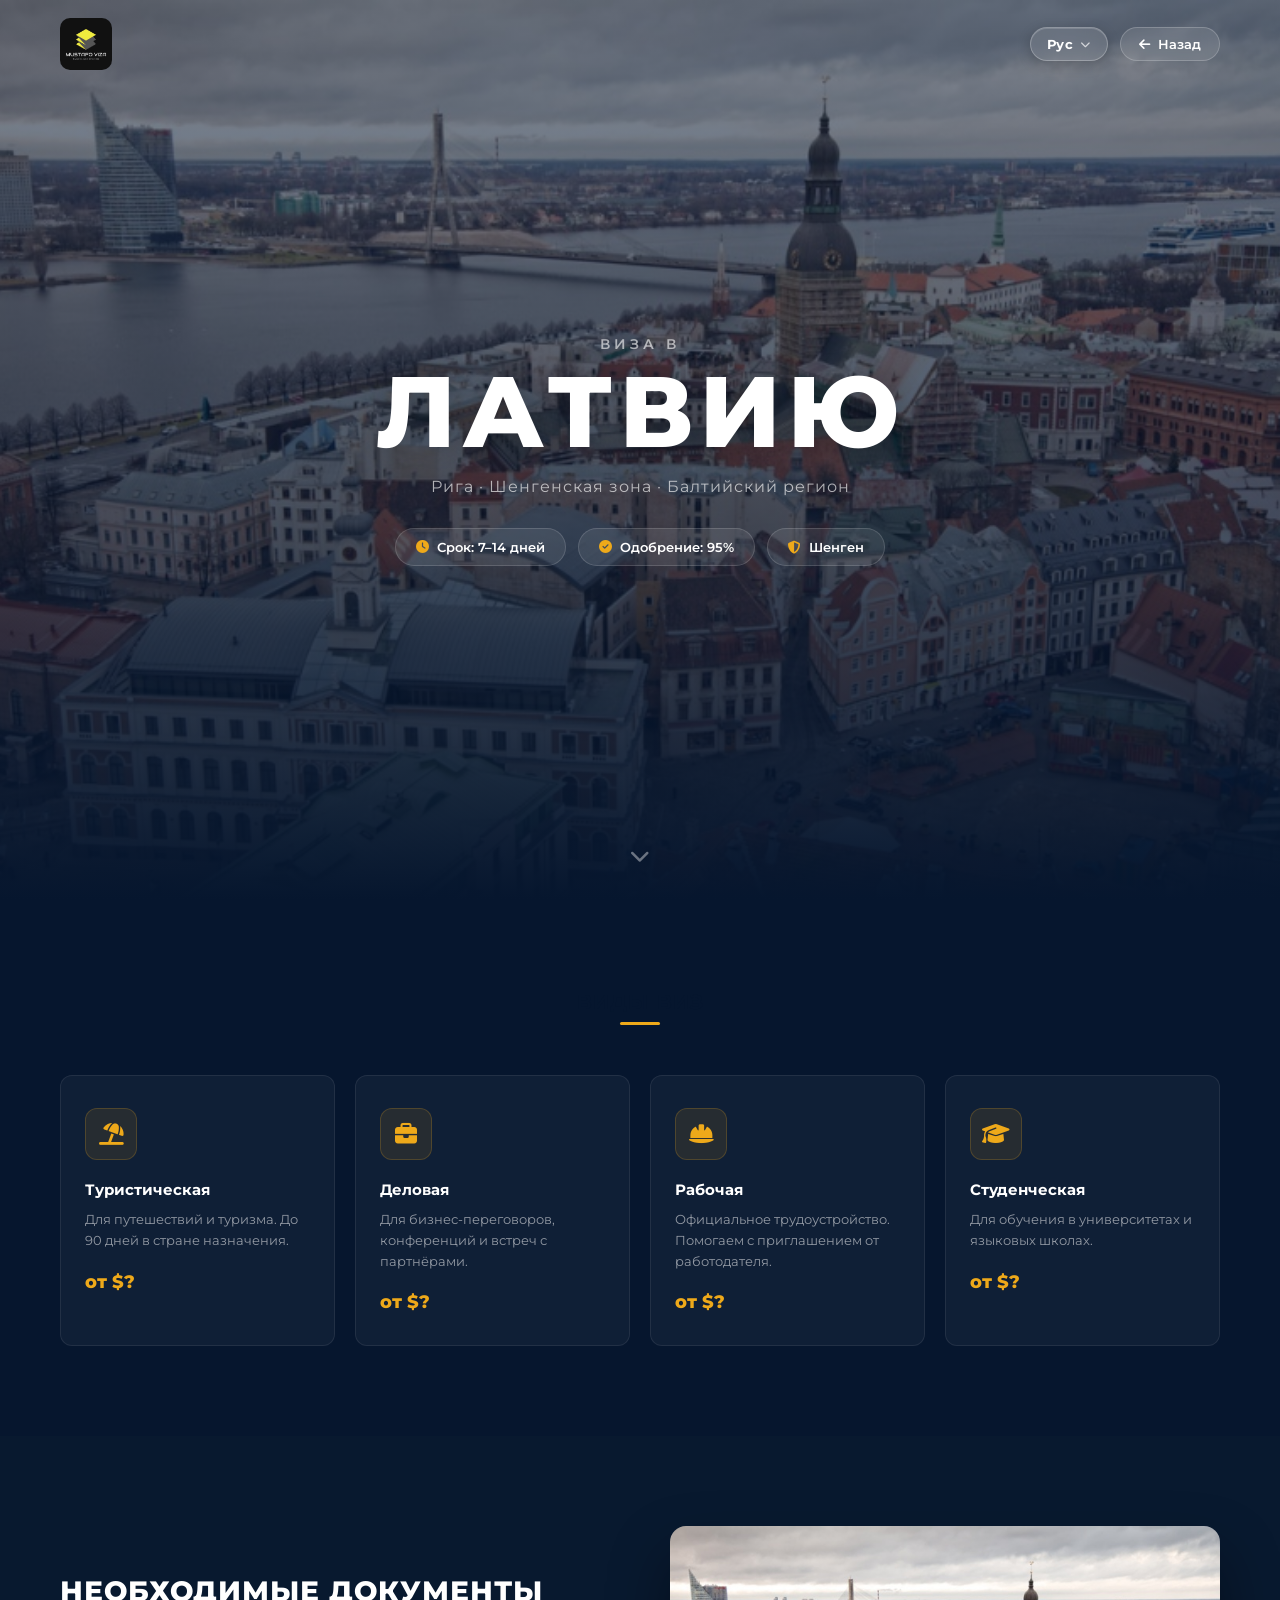
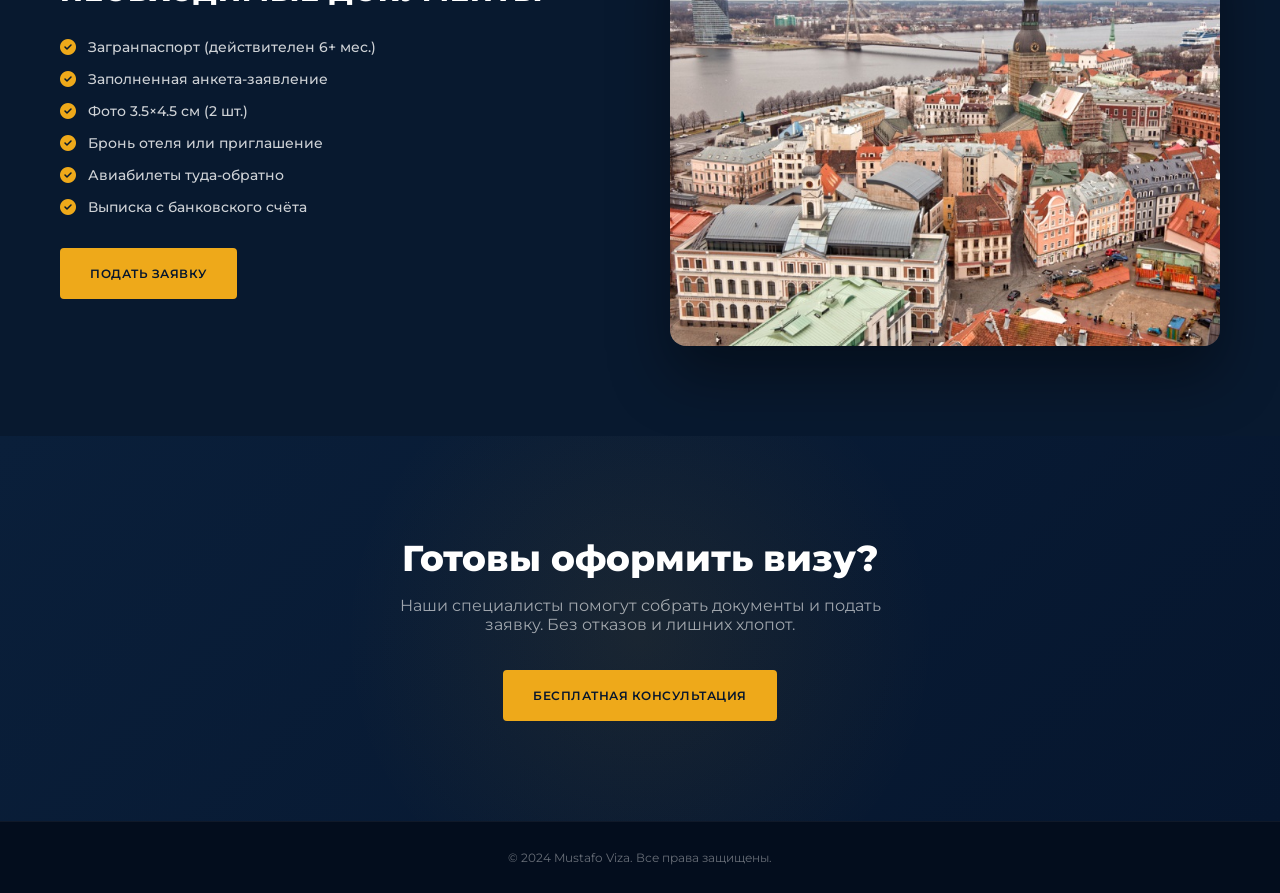
<file: latvia.html>
<!DOCTYPE html>
<html lang="ru">
<head>
    <meta charset="UTF-8">
    <meta name="viewport" content="width=device-width, initial-scale=1.0">
    <title>Виза в Латвию — Mustafo Viza</title>
    <link rel="stylesheet" href="https://cdnjs.cloudflare.com/ajax/libs/font-awesome/6.4.0/css/all.min.css">
    <link href="https://fonts.googleapis.com/css2?family=Montserrat:wght@400;500;600;700;800&display=swap" rel="stylesheet">
    <link rel="stylesheet" href="style.css">
    <link rel="stylesheet" href="country.css">
</head>
<body class="country-page-body">

    <div class="morph-entry" id="morph-entry"></div>

            <header class="header header--country">
        <div class="container header__container">
            <a href="index.html" class="logo">
                <div class="logo__img"><img src="logo.png" class="logo__img-icon" alt="Mustafo Viza Logo"></div>
            </a>

            <div class="header__actions country-header-actions">
                <div class="lang-switcher lang-dropdown" id="lang-switcher">
                    <button class="lang-dropdown__trigger" id="lang-trigger">
                        <span class="lang-dropdown__current" id="lang-current">Рус</span>
                        <i class="fa-solid fa-chevron-down lang-dropdown__arrow" id="lang-arrow"></i>
                    </button>
                    <div class="lang-dropdown__menu" id="lang-menu">
                        <button class="lang-btn lang-dropdown__item" data-lang="ru">🇷🇺 Русский</button>
                        <button class="lang-btn lang-dropdown__item" data-lang="uz">🇺🇿 O'zbek</button>
                    </div>
                </div>
                <a href="index.html" class="back-btn">
                    <i class="fa-solid fa-arrow-left"></i>
                    <span data-i18n="back_text">Назад</span>
                </a>
            </div>
        </div>
    </header>

    <section class="country-hero" style="background-image: url('img_latvia.jpg');">
        <div class="country-hero__overlay"></div>
        <div class="container country-hero__content">
            <p class="country-hero__label" data-i18n="lv_label">Виза в</p>
            <h1 class="country-hero__title" data-i18n="lv_title">ЛАТВИЮ</h1>
            <p class="country-hero__descr">Рига · Шенгенская зона · Балтийский регион</p>
            <div class="country-hero__badges">
                <span class="badge"><i class="fa-solid fa-clock"></i> Срок: 7–14 дней</span>
                <span class="badge"><i class="fa-solid fa-circle-check"></i> Одобрение: 95%</span>
                <span class="badge"><i class="fa-solid fa-shield-halved"></i> Шенген</span>
            </div>
        </div>
        <div class="country-hero__scroll"><i class="fa-solid fa-chevron-down"></i></div>
    </section>

    <section class="visa-types">
        <div class="container">
            <div class="section-title-wrapper">
                <h2 class="section-title" data-i18n="vt_title">ВИДЫ ВИЗ</h2>
                <span class="section-title-line"></span>
            </div>
            <div class="visa-grid">
                <div class="visa-card" style="--delay: 0s">
                    <div class="visa-card__icon"><i class="fa-solid fa-umbrella-beach"></i></div>
                    <h3 data-i18n="vt1_title">Туристическая</h3>
                    <p data-i18n="vt1_descr">Для путешествий и туризма. До 90 дней в стране назначения.</p>
                    <div class="visa-card__price" data-i18n="vt_price">от $?</div>
                </div>
                <div class="visa-card" style="--delay: 0.1s">
                    <div class="visa-card__icon"><i class="fa-solid fa-briefcase"></i></div>
                    <h3 data-i18n="vt2_title">Деловая</h3>
                    <p data-i18n="vt2_descr">Для бизнес-переговоров, конференций и встреч с партнёрами.</p>
                    <div class="visa-card__price" data-i18n="vt_price">от $?</div>
                </div>
                <div class="visa-card" style="--delay: 0.2s">
                    <div class="visa-card__icon"><i class="fa-solid fa-hard-hat"></i></div>
                    <h3 data-i18n="vt3_title">Рабочая</h3>
                    <p data-i18n="vt3_descr">Официальное трудоустройство. Помогаем с приглашением от работодателя.</p>
                    <div class="visa-card__price" data-i18n="vt_price">от $?</div>
                </div>
                <div class="visa-card" style="--delay: 0.3s">
                    <div class="visa-card__icon"><i class="fa-solid fa-graduation-cap"></i></div>
                    <h3 data-i18n="vt4_title">Студенческая</h3>
                    <p data-i18n="vt4_descr">Для обучения в университетах и языковых школах.</p>
                    <div class="visa-card__price" data-i18n="vt_price">от $?</div>
                </div>
            </div>
        </div>
    </section>

    <section class="docs-section">
        <div class="container docs-section__grid">
            <div class="docs-section__text">
                <h2 data-i18n="docs_title">НЕОБХОДИМЫЕ ДОКУМЕНТЫ</h2>
                <ul class="docs-list">
                    <li><i class="fa-solid fa-circle-check"></i> <span data-i18n="doc1">Загранпаспорт (действителен 6+ мес.)</span></li>
                    <li><i class="fa-solid fa-circle-check"></i> <span data-i18n="doc2">Заполненная анкета-заявление</span></li>
                    <li><i class="fa-solid fa-circle-check"></i> <span data-i18n="doc3">Фото 3.5×4.5 см (2 шт.)</span></li>
                    <li><i class="fa-solid fa-circle-check"></i> <span data-i18n="doc4">Бронь отеля или приглашение</span></li>
                    <li><i class="fa-solid fa-circle-check"></i> <span data-i18n="doc5">Авиабилеты туда-обратно</span></li>
                    <li><i class="fa-solid fa-circle-check"></i> <span data-i18n="doc6">Выписка с банковского счёта</span></li>
                </ul>
                <a href="apply.html?country=lv" class="btn btn--primary btn--large" style="margin-top:32px; display:inline-flex;" data-i18n="docs_btn">
                    Подать заявку
                </a>
            </div>
            <div class="docs-section__img" style="background-image: url('img_latvia.jpg');"></div>
        </div>
    </section>

    <section class="country-cta">
        <div class="container country-cta__inner">
            <h2 data-i18n="cta_title">Готовы оформить визу?</h2>
            <p data-i18n="cta_descr">Наши специалисты помогут собрать документы и подать заявку. Без отказов и лишних хлопот.</p>
            <a href="chat.html" class="btn btn--primary btn--large">Бесплатная консультация</a>
        </div>
    </section>

    <footer class="footer" style="padding: 28px 0;">
        <div class="container">
            <div class="footer__bottom" style="border:none; padding:0; text-align:center;">
                <p><span data-i18n="footer_copy">© 2024 Mustafo Viza. Все права защищены.</span></p>
            </div>
        </div>
    </footer>

            <script src="i18n.js"></script>
    <script src="country.js"></script>
    <script>
    (function() {
        var burgerBtn = document.getElementById('country-burger-btn');
        var navMenu = document.getElementById('country-nav-menu');
        if (burgerBtn && navMenu) {
            burgerBtn.addEventListener('click', function(e) {
                e.stopPropagation();
                burgerBtn.classList.toggle('active');
                navMenu.classList.toggle('active');
                document.body.classList.toggle('no-scroll');
            });
            document.addEventListener('click', function(e) {
                if (!navMenu.contains(e.target) && !burgerBtn.contains(e.target)) {
                    burgerBtn.classList.remove('active');
                    navMenu.classList.remove('active');
                    document.body.classList.remove('no-scroll');
                }
            });
            // Dropdown toggles inside burger menu
            navMenu.querySelectorAll && navMenu.querySelectorAll('.nav__item.dropdown > .nav__link').forEach(function(link) {
                link.addEventListener('click', function(e) {
                    e.preventDefault();
                    var parent = this.closest('.nav__item');
                    parent.classList.toggle('open');
                });
            });
        }
    })();
    </script>
</body>
</html>
</file>
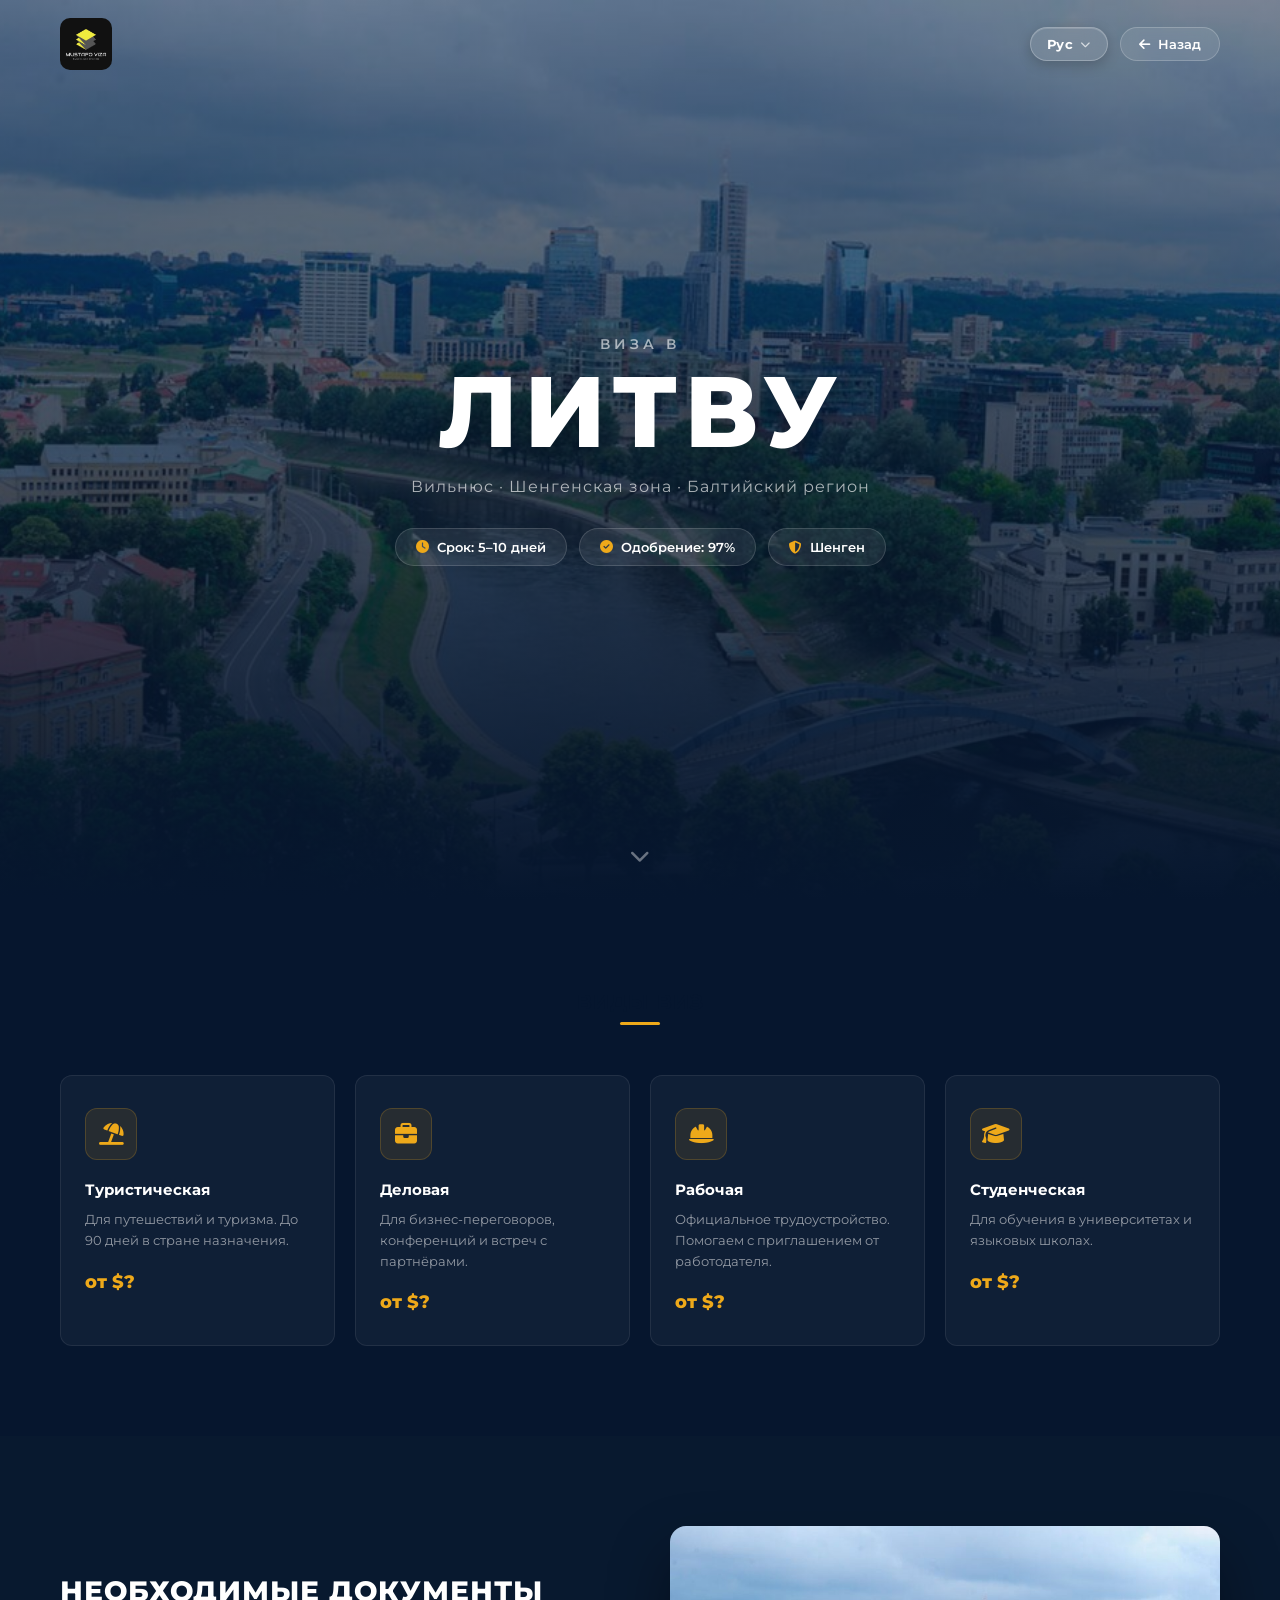
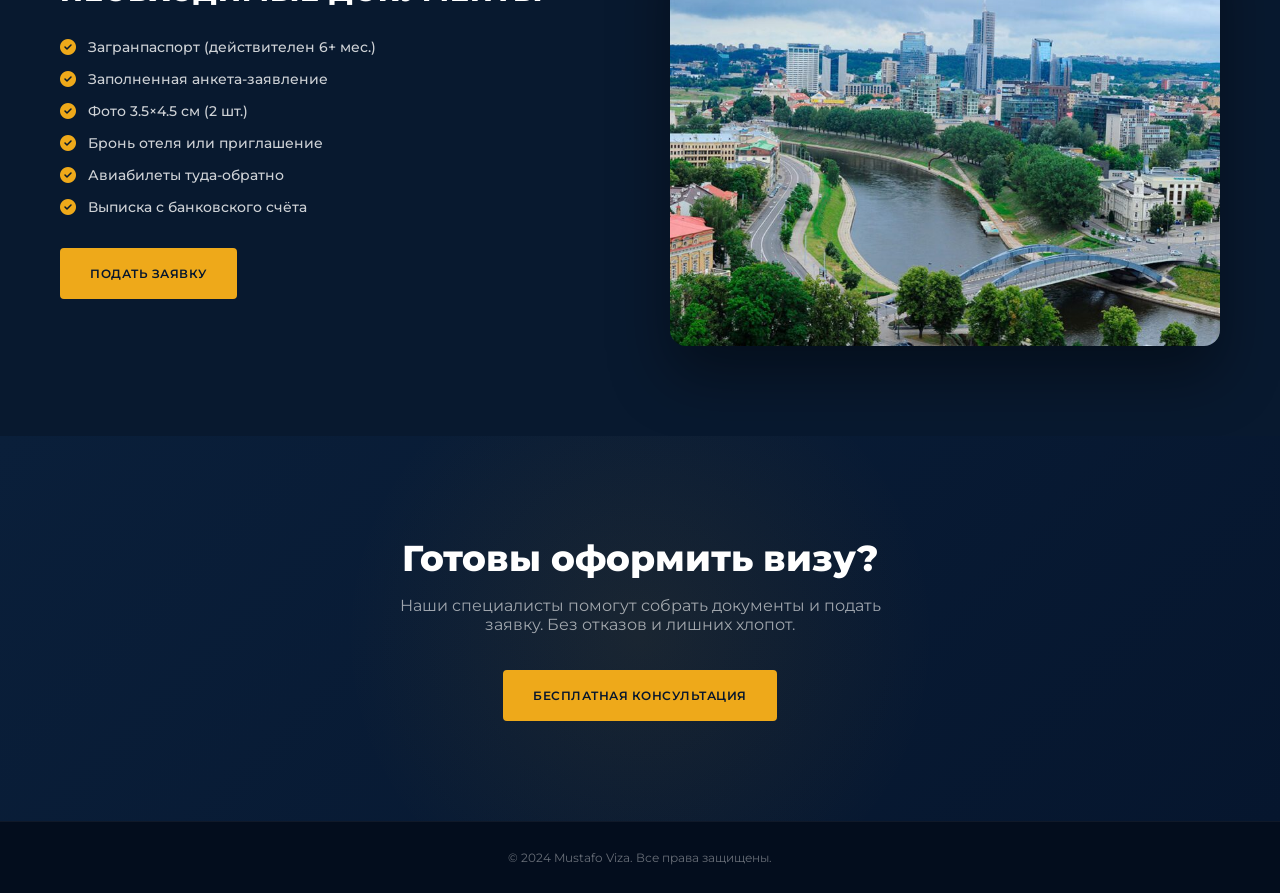
<file: lithuania.html>
<!DOCTYPE html>
<html lang="ru">
<head>
    <meta charset="UTF-8">
    <meta name="viewport" content="width=device-width, initial-scale=1.0">
    <title>Виза в Литву — Mustafo Viza</title>
    <link rel="stylesheet" href="https://cdnjs.cloudflare.com/ajax/libs/font-awesome/6.4.0/css/all.min.css">
    <link href="https://fonts.googleapis.com/css2?family=Montserrat:wght@400;500;600;700;800&display=swap" rel="stylesheet">
    <link rel="stylesheet" href="style.css">
    <link rel="stylesheet" href="country.css">
</head>
<body class="country-page-body">

    <div class="morph-entry" id="morph-entry"></div>

            <header class="header header--country">
        <div class="container header__container">
            <a href="index.html" class="logo">
                <div class="logo__img"><img src="logo.png" class="logo__img-icon" alt="Mustafo Viza Logo"></div>
            </a>

            <div class="header__actions country-header-actions">
                <div class="lang-switcher lang-dropdown" id="lang-switcher">
                    <button class="lang-dropdown__trigger" id="lang-trigger">
                        <span class="lang-dropdown__current" id="lang-current">Рус</span>
                        <i class="fa-solid fa-chevron-down lang-dropdown__arrow" id="lang-arrow"></i>
                    </button>
                    <div class="lang-dropdown__menu" id="lang-menu">
                        <button class="lang-btn lang-dropdown__item" data-lang="ru">🇷🇺 Русский</button>
                        <button class="lang-btn lang-dropdown__item" data-lang="uz">🇺🇿 O'zbek</button>
                    </div>
                </div>
                <a href="index.html" class="back-btn">
                    <i class="fa-solid fa-arrow-left"></i>
                    <span data-i18n="back_text">Назад</span>
                </a>
            </div>
        </div>
    </header>

    <section class="country-hero" style="background-image: url('img_lithuania.jpg');">
        <div class="country-hero__overlay"></div>
        <div class="container country-hero__content">
            <p class="country-hero__label" data-i18n="lt_label">Виза в</p>
            <h1 class="country-hero__title" data-i18n="lt_title">ЛИТВУ</h1>
            <p class="country-hero__descr">Вильнюс · Шенгенская зона · Балтийский регион</p>
            <div class="country-hero__badges">
                <span class="badge"><i class="fa-solid fa-clock"></i> Срок: 5–10 дней</span>
                <span class="badge"><i class="fa-solid fa-circle-check"></i> Одобрение: 97%</span>
                <span class="badge"><i class="fa-solid fa-shield-halved"></i> Шенген</span>
            </div>
        </div>
        <div class="country-hero__scroll"><i class="fa-solid fa-chevron-down"></i></div>
    </section>

    <section class="visa-types">
        <div class="container">
            <div class="section-title-wrapper">
                <h2 class="section-title" data-i18n="vt_title">ВИДЫ ВИЗ</h2>
                <span class="section-title-line"></span>
            </div>
            <div class="visa-grid">
                <div class="visa-card" style="--delay: 0s">
                    <div class="visa-card__icon"><i class="fa-solid fa-umbrella-beach"></i></div>
                    <h3 data-i18n="vt1_title">Туристическая</h3>
                    <p data-i18n="vt1_descr">Для путешествий и туризма. До 90 дней в стране назначения.</p>
                    <div class="visa-card__price" data-i18n="vt_price">от $?</div>
                </div>
                <div class="visa-card" style="--delay: 0.1s">
                    <div class="visa-card__icon"><i class="fa-solid fa-briefcase"></i></div>
                    <h3 data-i18n="vt2_title">Деловая</h3>
                    <p data-i18n="vt2_descr">Для бизнес-переговоров, конференций и встреч с партнёрами.</p>
                    <div class="visa-card__price" data-i18n="vt_price">от $?</div>
                </div>
                <div class="visa-card" style="--delay: 0.2s">
                    <div class="visa-card__icon"><i class="fa-solid fa-hard-hat"></i></div>
                    <h3 data-i18n="vt3_title">Рабочая</h3>
                    <p data-i18n="vt3_descr">Официальное трудоустройство. Помогаем с приглашением от работодателя.</p>
                    <div class="visa-card__price" data-i18n="vt_price">от $?</div>
                </div>
                <div class="visa-card" style="--delay: 0.3s">
                    <div class="visa-card__icon"><i class="fa-solid fa-graduation-cap"></i></div>
                    <h3 data-i18n="vt4_title">Студенческая</h3>
                    <p data-i18n="vt4_descr">Для обучения в университетах и языковых школах.</p>
                    <div class="visa-card__price" data-i18n="vt_price">от $?</div>
                </div>
            </div>
        </div>
    </section>

    <section class="docs-section">
        <div class="container docs-section__grid">
            <div class="docs-section__text">
                <h2 data-i18n="docs_title">НЕОБХОДИМЫЕ ДОКУМЕНТЫ</h2>
                <ul class="docs-list">
                    <li><i class="fa-solid fa-circle-check"></i> <span data-i18n="doc1">Загранпаспорт (действителен 6+ мес.)</span></li>
                    <li><i class="fa-solid fa-circle-check"></i> <span data-i18n="doc2">Заполненная анкета-заявление</span></li>
                    <li><i class="fa-solid fa-circle-check"></i> <span data-i18n="doc3">Фото 3.5×4.5 см (2 шт.)</span></li>
                    <li><i class="fa-solid fa-circle-check"></i> <span data-i18n="doc4">Бронь отеля или приглашение</span></li>
                    <li><i class="fa-solid fa-circle-check"></i> <span data-i18n="doc5">Авиабилеты туда-обратно</span></li>
                    <li><i class="fa-solid fa-circle-check"></i> <span data-i18n="doc6">Выписка с банковского счёта</span></li>
                </ul>
                <a href="apply.html?country=lt" class="btn btn--primary btn--large" style="margin-top:32px; display:inline-flex;" data-i18n="docs_btn">
                    Подать заявку
                </a>
            </div>
            <div class="docs-section__img" style="background-image: url('img_lithuania.jpg');"></div>
        </div>
    </section>

    <section class="country-cta">
        <div class="container country-cta__inner">
            <h2 data-i18n="cta_title">Готовы оформить визу?</h2>
            <p data-i18n="cta_descr">Наши специалисты помогут собрать документы и подать заявку. Без отказов и лишних хлопот.</p>
            <a href="chat.html" class="btn btn--primary btn--large">Бесплатная консультация</a>
        </div>
    </section>

    <footer class="footer" style="padding: 28px 0;">
        <div class="container">
            <div class="footer__bottom" style="border:none; padding:0; text-align:center;">
                <p><span data-i18n="footer_copy">© 2024 Mustafo Viza. Все права защищены.</span></p>
            </div>
        </div>
    </footer>

            <script src="i18n.js"></script>
    <script src="country.js"></script>
    <script>
    (function() {
        var burgerBtn = document.getElementById('country-burger-btn');
        var navMenu = document.getElementById('country-nav-menu');
        if (burgerBtn && navMenu) {
            burgerBtn.addEventListener('click', function(e) {
                e.stopPropagation();
                burgerBtn.classList.toggle('active');
                navMenu.classList.toggle('active');
                document.body.classList.toggle('no-scroll');
            });
            document.addEventListener('click', function(e) {
                if (!navMenu.contains(e.target) && !burgerBtn.contains(e.target)) {
                    burgerBtn.classList.remove('active');
                    navMenu.classList.remove('active');
                    document.body.classList.remove('no-scroll');
                }
            });
            // Dropdown toggles inside burger menu
            navMenu.querySelectorAll && navMenu.querySelectorAll('.nav__item.dropdown > .nav__link').forEach(function(link) {
                link.addEventListener('click', function(e) {
                    e.preventDefault();
                    var parent = this.closest('.nav__item');
                    parent.classList.toggle('open');
                });
            });
        }
    })();
    </script>
</body>
</html>
</file>
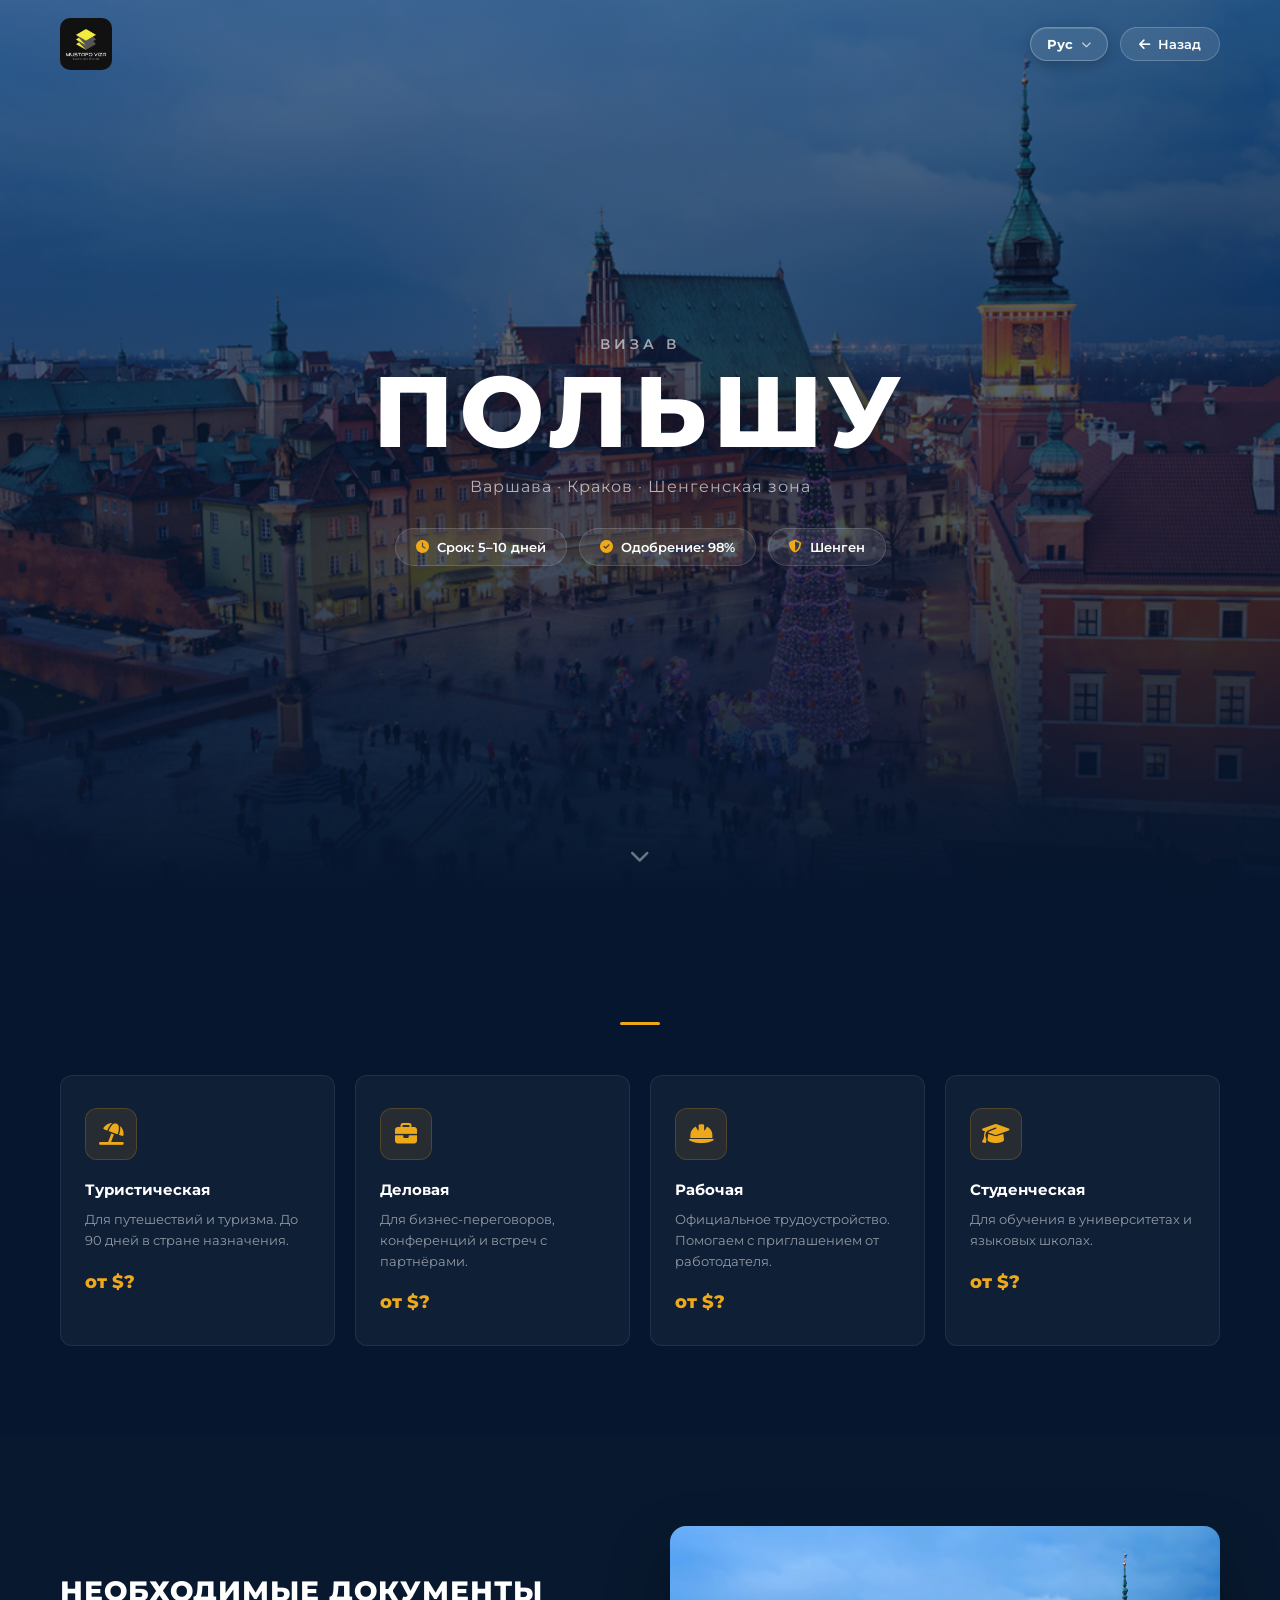
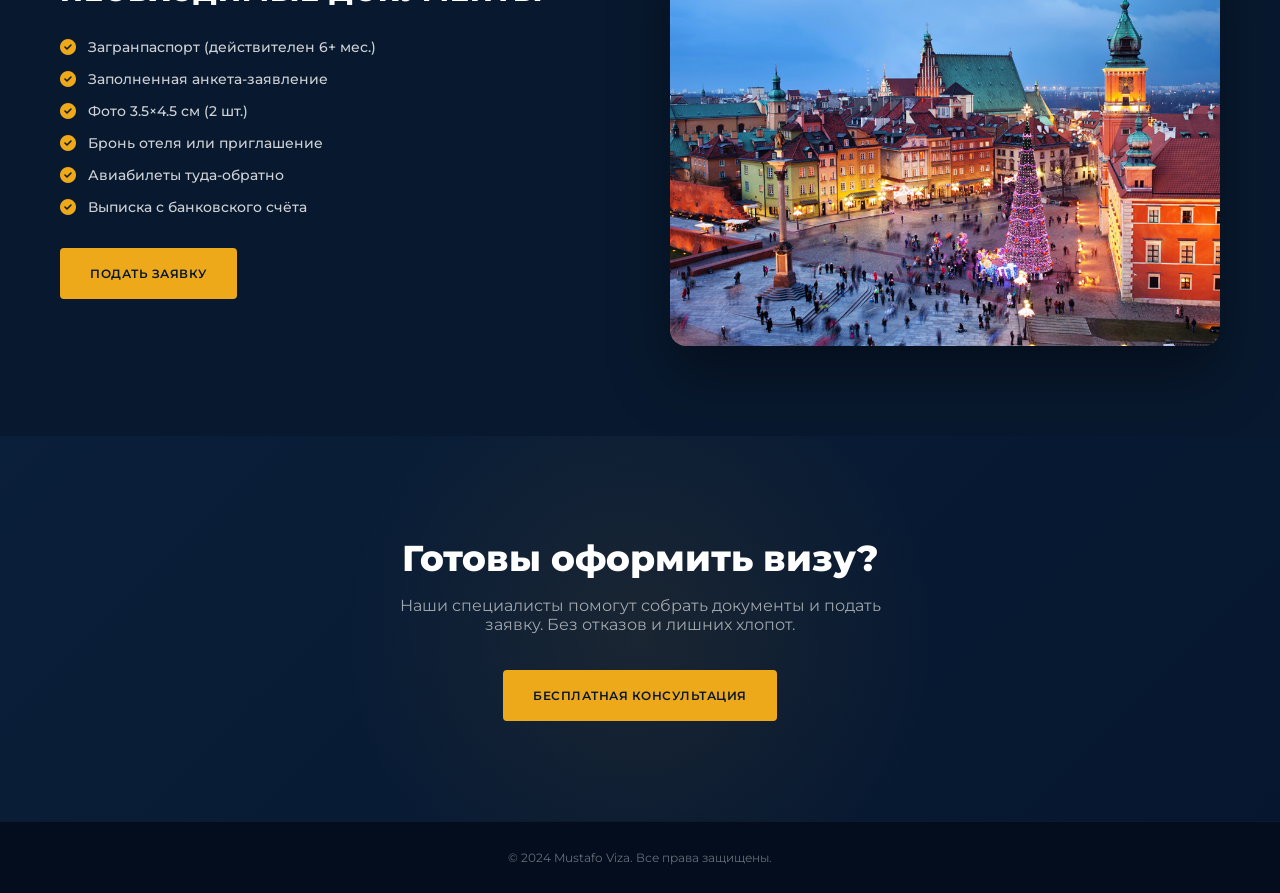
<file: poland.html>
<!DOCTYPE html>
<html lang="ru">
<head>
    <meta charset="UTF-8">
    <meta name="viewport" content="width=device-width, initial-scale=1.0">
    <title>Виза в Польшу — Mustafo Viza</title>
    <link rel="stylesheet" href="https://cdnjs.cloudflare.com/ajax/libs/font-awesome/6.4.0/css/all.min.css">
    <link href="https://fonts.googleapis.com/css2?family=Montserrat:wght@400;500;600;700;800&display=swap" rel="stylesheet">
    <link rel="stylesheet" href="style.css">
    <link rel="stylesheet" href="country.css">
</head>
<body class="country-page-body">

    <div class="morph-entry" id="morph-entry"></div>

            <header class="header header--country">
        <div class="container header__container">
            <a href="index.html" class="logo">
                <div class="logo__img"><img src="logo.png" class="logo__img-icon" alt="Mustafo Viza Logo"></div>
            </a>

            <div class="header__actions country-header-actions">
                <div class="lang-switcher lang-dropdown" id="lang-switcher">
                    <button class="lang-dropdown__trigger" id="lang-trigger">
                        <span class="lang-dropdown__current" id="lang-current">Рус</span>
                        <i class="fa-solid fa-chevron-down lang-dropdown__arrow" id="lang-arrow"></i>
                    </button>
                    <div class="lang-dropdown__menu" id="lang-menu">
                        <button class="lang-btn lang-dropdown__item" data-lang="ru">🇷🇺 Русский</button>
                        <button class="lang-btn lang-dropdown__item" data-lang="uz">🇺🇿 O'zbek</button>
                    </div>
                </div>
                <a href="index.html" class="back-btn">
                    <i class="fa-solid fa-arrow-left"></i>
                    <span data-i18n="back_text">Назад</span>
                </a>
            </div>
        </div>
    </header>

    <section class="country-hero" style="background-image: url('img_poland.jpg');">
        <div class="country-hero__overlay"></div>
        <div class="container country-hero__content">
            <p class="country-hero__label" data-i18n="pl_label">Виза в</p>
            <h1 class="country-hero__title" data-i18n="pl_title">ПОЛЬШУ</h1>
            <p class="country-hero__descr">Варшава · Краков · Шенгенская зона</p>
            <div class="country-hero__badges">
                <span class="badge"><i class="fa-solid fa-clock"></i> <span data-i18n="pl_badge1">Срок: 5–10 дней</span></span>
                <span class="badge"><i class="fa-solid fa-circle-check"></i> Одобрение: 98%</span>
                <span class="badge"><i class="fa-solid fa-shield-halved"></i> Шенген</span>
            </div>
        </div>
        <div class="country-hero__scroll"><i class="fa-solid fa-chevron-down"></i></div>
    </section>

    <section class="visa-types">
        <div class="container">
            <div class="section-title-wrapper">
                <h2 class="section-title" data-i18n="vt_title">ВИДЫ ВИЗ</h2>
                <span class="section-title-line"></span>
            </div>
            <div class="visa-grid">
                <div class="visa-card" style="--delay: 0s">
                    <div class="visa-card__icon"><i class="fa-solid fa-umbrella-beach"></i></div>
                    <h3 data-i18n="vt1_title">Туристическая</h3>
                    <p data-i18n="vt1_descr">Для путешествий и туризма. До 90 дней в стране назначения.</p>
                    <div class="visa-card__price" data-i18n="vt_price">от $?</div>
                </div>
                <div class="visa-card" style="--delay: 0.1s">
                    <div class="visa-card__icon"><i class="fa-solid fa-briefcase"></i></div>
                    <h3 data-i18n="vt2_title">Деловая</h3>
                    <p data-i18n="vt2_descr">Для бизнес-переговоров, конференций и встреч с партнёрами.</p>
                    <div class="visa-card__price" data-i18n="vt_price">от $?</div>
                </div>
                <div class="visa-card" style="--delay: 0.2s">
                    <div class="visa-card__icon"><i class="fa-solid fa-hard-hat"></i></div>
                    <h3 data-i18n="vt3_title">Рабочая</h3>
                    <p data-i18n="vt3_descr">Официальное трудоустройство. Помогаем с приглашением от работодателя.</p>
                    <div class="visa-card__price" data-i18n="vt_price">от $?</div>
                </div>
                <div class="visa-card" style="--delay: 0.3s">
                    <div class="visa-card__icon"><i class="fa-solid fa-graduation-cap"></i></div>
                    <h3 data-i18n="vt4_title">Студенческая</h3>
                    <p data-i18n="vt4_descr">Для обучения в университетах и языковых школах.</p>
                    <div class="visa-card__price" data-i18n="vt_price">от $?</div>
                </div>
            </div>
        </div>
    </section>

    <section class="docs-section">
        <div class="container docs-section__grid">
            <div class="docs-section__text">
                <h2 data-i18n="docs_title">НЕОБХОДИМЫЕ ДОКУМЕНТЫ</h2>
                <ul class="docs-list">
                    <li><i class="fa-solid fa-circle-check"></i> <span data-i18n="doc1">Загранпаспорт (действителен 6+ мес.)</span></li>
                    <li><i class="fa-solid fa-circle-check"></i> <span data-i18n="doc2">Заполненная анкета-заявление</span></li>
                    <li><i class="fa-solid fa-circle-check"></i> <span data-i18n="doc3">Фото 3.5×4.5 см (2 шт.)</span></li>
                    <li><i class="fa-solid fa-circle-check"></i> <span data-i18n="doc4">Бронь отеля или приглашение</span></li>
                    <li><i class="fa-solid fa-circle-check"></i> <span data-i18n="doc5">Авиабилеты туда-обратно</span></li>
                    <li><i class="fa-solid fa-circle-check"></i> <span data-i18n="doc6">Выписка с банковского счёта</span></li>
                </ul>
                <a href="apply.html?country=pl" class="btn btn--primary btn--large" style="margin-top:32px; display:inline-flex;" data-i18n="docs_btn">
                    Подать заявку
                </a>
            </div>
            <div class="docs-section__img" style="background-image: url('img_poland.jpg');"></div>
        </div>
    </section>

    <section class="country-cta">
        <div class="container country-cta__inner">
            <h2 data-i18n="cta_title">Готовы оформить визу?</h2>
            <p data-i18n="cta_descr">Наши специалисты помогут собрать документы и подать заявку. Без отказов и лишних хлопот.</p>
            <a href="chat.html" class="btn btn--primary btn--large">Бесплатная консультация</a>
        </div>
    </section>

    <footer class="footer" style="padding: 28px 0;">
        <div class="container">
            <div class="footer__bottom" style="border:none; padding:0; text-align:center;">
                <p><span data-i18n="footer_copy">© 2024 Mustafo Viza. Все права защищены.</span></p>
            </div>
        </div>
    </footer>

            <script src="i18n.js"></script>
    <script src="country.js"></script>
    <script>
    (function() {
        var burgerBtn = document.getElementById('country-burger-btn');
        var navMenu = document.getElementById('country-nav-menu');
        if (burgerBtn && navMenu) {
            burgerBtn.addEventListener('click', function(e) {
                e.stopPropagation();
                burgerBtn.classList.toggle('active');
                navMenu.classList.toggle('active');
                document.body.classList.toggle('no-scroll');
            });
            document.addEventListener('click', function(e) {
                if (!navMenu.contains(e.target) && !burgerBtn.contains(e.target)) {
                    burgerBtn.classList.remove('active');
                    navMenu.classList.remove('active');
                    document.body.classList.remove('no-scroll');
                }
            });
            // Dropdown toggles inside burger menu
            navMenu.querySelectorAll && navMenu.querySelectorAll('.nav__item.dropdown > .nav__link').forEach(function(link) {
                link.addEventListener('click', function(e) {
                    e.preventDefault();
                    var parent = this.closest('.nav__item');
                    parent.classList.toggle('open');
                });
            });
        }
    })();
    </script>
</body>
</html>
</file>
<file: style.css>
/* Переменные цвета и шрифты */
:root {
    --color-dark-blue: #06162e;
    --color-gold: #eea91a;
    --color-gold-hover: #d49313;
    --color-white: #ffffff;
    --color-text-gray: #b0b9c6;
    --font-main: 'Montserrat', sans-serif;
    --transition-speed: 0.3s;
}

/* Общие стили */
* {
    box-sizing: border-box;
    margin: 0;
    padding: 0;
}

body {
    font-family: var(--font-main);
    background-color: var(--color-dark-blue);
    color: var(--color-white);
    overflow-x: hidden;
}

a {
    text-decoration: none;
    color: inherit;
}

ul {
    list-style: none;
}

.container {
    width: 100%;
    max-width: 1200px;
    margin: 0 auto;
    padding: 0 20px;
}

/* Кнопки */
.btn {
    display: inline-flex;
    align-items: center;
    justify-content: center;
    font-weight: 600;
    font-size: 13px;
    border-radius: 4px;
    cursor: pointer;
    transition: all var(--transition-speed) ease;
    text-transform: uppercase;
    letter-spacing: 0.5px;
}

.btn--primary {
    background-color: var(--color-gold);
    color: var(--color-dark-blue);
    border: 2px solid var(--color-gold);
}

.btn--primary:hover {
    background-color: var(--color-gold-hover);
    border-color: var(--color-gold-hover);
}

.btn--outline {
    background-color: transparent;
    color: var(--color-white);
    border: 2px solid rgba(255, 255, 255, 0.3);
}

.btn--outline:hover {
    border-color: var(--color-white);
    background-color: rgba(255, 255, 255, 0.05);
}

.btn--large {
    padding: 16px 28px;
    font-size: 12px;
}

/* HEADER */
.header {
    position: fixed;
    top: 0;
    left: 0;
    width: 100%;
    z-index: 100;
    padding: 14px 0;
    background-color: rgba(6, 22, 46, 0.85);
    backdrop-filter: blur(12px);
    -webkit-backdrop-filter: blur(12px);
    box-shadow: 0 4px 20px rgba(0,0,0,0.2);
    transition: background-color var(--transition-speed), padding var(--transition-speed);
}

/* Эффект при скролле */
.header--scrolled {
    background-color: rgba(6, 22, 46, 0.97);
    padding: 10px 0;
}

.header__container {
    display: flex;
    align-items: center;
    justify-content: space-between;
}

/* Логотип */
.logo {
    display: flex;
    align-items: center;
    gap: 10px;
}

.logo__img-icon {
    display: block;
    width: 48px;
    height: 48px;
    object-fit: cover;
    border-radius: 12px;
}

.logo__text {
    display: flex;
    flex-direction: column;
}

.logo__title {
    font-weight: 700;
    font-size: 18px;
    letter-spacing: 1px;
}

.logo__subtitle {
    font-size: 9px;
    color: var(--color-text-gray);
    letter-spacing: 1.5px;
}

/* Навигация */
.nav__list {
    display: flex;
    gap: 24px;
}

.nav__link {
    font-size: 14px;
    font-weight: 500;
    color: rgba(255, 255, 255, 0.8);
    transition: color var(--transition-speed);
    display: flex;
    align-items: center;
    gap: 4px;
}

/* ==========================================================================
   ВЫПАДАЮЩЕЕ МЕНЮ (DROPDOWN)
   ========================================================================== */

/* Контейнер для относительного позиционирования */
.nav__item.dropdown {
    position: relative;
}

/* Стили самого окна меню */
.dropdown__menu {
    position: absolute;
    top: 100%;
    left: 0;
    min-width: 240px;
    background-color: #0d1e2d; /* Глубокий темно-синий под цвет шапки */
    border: 1px solid rgba(255, 255, 255, 0.08);
    border-radius: 6px;
    box-shadow: 0 10px 30px rgba(0, 0, 0, 0.5);
    padding: 8px 0;
    margin-top: 12px;
    
    /* Состояние по умолчанию: скрыто и смещено */
    opacity: 0;
    visibility: hidden;
    transform: translateY(10px);
    transition: all 0.25s ease-in-out;
    z-index: 100;
}

/* Активное состояние меню при клике */
.dropdown__menu.active {
    opacity: 1;
    visibility: visible;
    transform: translateY(0);
}

/* Элементы ссылки внутри выпадающего списка */
.dropdown__item {
    display: block;
    padding: 12px 24px;
    color: #ffffff;
    font-family: 'Montserrat', sans-serif;
    font-size: 14px;
    font-weight: 500;
    text-decoration: none;
    transition: all 0.2s ease;
    border-bottom: 1px solid rgba(255, 255, 255, 0.04);
}

/* Убираем нижнюю рамку у последнего элемента */
.dropdown__item:last-child {
    border-bottom: none;
}

/* Ховер на элементы списка */
.dropdown__item:hover {
    background-color: rgba(255, 255, 255, 0.05);
    color: #ffb703; /* Подставь свой точный золотой/оранжевый hex акцента */
    padding-left: 28px; /* Небольшой сдвиг вправо при наведении для интерактива */
}

/* Анимация иконки стрелочки при открытом меню */
.nav__link .drop-icon {
    transition: transform 0.2s ease;
}

.nav__link.dropdown-active .drop-icon {
    transform: rotate(180deg);
}

.nav__link:hover {
    color: var(--color-gold);
}

.nav__link.active {
    color: var(--color-white);
}

.drop-icon {
    font-size: 10px;
    opacity: 0.7;
}

/* Правая часть хедера */
.header__actions {
    display: flex;
    align-items: center;
    gap: 20px;
}

.header__phone {
    font-weight: 600;
    font-size: 14px;
    white-space: nowrap;
}

.phone-icon {
    color: var(--color-gold);
    margin-right: 5px;
}

.header__btn {
    padding: 10px 18px;
}

/* Бургер меню */
.burger-menu {
    display: none;
    flex-direction: column;
    justify-content: space-between;
    width: 26px;
    height: 18px;
    background: transparent;
    border: none;
    cursor: pointer;
}

.burger-menu span {
    width: 100%;
    height: 2px;
    background-color: var(--color-white);
    transition: all var(--transition-speed);
}

/* HERO SECTION */
.hero {
    position: relative;
    min-height: 100vh;
    display: flex;
    align-items: center;
    padding-top: 100px; /* Чтобы не заезжать под хедер */
    padding-bottom: 60px;
}

/* Фоновый коллаж */
.hero__bg {
    position: absolute;
    top: 0;
    left: 0;
    width: 100%;
    height: 100%;
    /* Градиент для плавного затемнения слева, чтобы текст отлично читался */
    background: radial-gradient(circle at 75% 50%, rgba(6, 22, 46, 0.1) 0%, rgba(6, 22, 46, 0.95) 75%), 
                url('./Gemini_Generated_Image_2awog52awog52awo\ \(2\).png') no-repeat center center; /* Путь к твоему файлу */
    background-size: cover;
    z-index: -1;
}

.hero__content {
    max-width: 650px;
}

.hero__title {
    font-size: 40px;
    font-weight: 800;
    line-height: 1.15;
    margin-bottom: 10px;
    letter-spacing: 1px;
    color: var(--color-white);
}

.hero__pretitle {
    font-size: 24px;
    font-weight: 600;
    letter-spacing: 1px;
    color: var(--color-gold);
    margin-bottom: 20px;
}

.hero__descr {
    font-size: 16px;
    line-height: 1.6;
    color: rgba(255, 255, 255, 0.8);
    margin-bottom: 35px;
}

.hero__cta {
    display: flex;
    gap: 15px;
    margin-bottom: 40px;
}

/* Фичи внутри Hero — ИСПРАВЛЕННЫЙ БЛОК */
.hero__features {
    display: flex;
    flex-direction: row;            /* Выстраиваем элементы в горизонтальную строку */
    justify-content: space-between; /* Распределяем элементы по всей ширине контента */
    align-items: center;
    width: 100%;                    /* Занимает всю ширину текстового блока hero__content */
    gap: 20px;
}

.feature-item {
    display: flex;
    align-items: center;
    gap: 15px;                      /* Приятный зазор между кружком и текстом */
    flex: 0 1 auto;
}

.feature-item__icon {
    width: 42px;                    /* Увеличили размер круга, чтобы соответствовать премиальному макету */
    height: 42px;
    border-radius: 50%;
    background-color: transparent;
    border: 1px solid var(--color-gold);
    display: flex;
    align-items: center;
    justify-content: center;
    color: var(--color-gold);
    font-size: 16px;                /* Сделали иконку внутри четче */
    flex-shrink: 0;                 /* Запрещаем кругу сжиматься */
}

.feature-item__text {
    font-size: 13px;
    line-height: 1.4;
    color: rgba(255, 255, 255, 0.9);
}

/* STATS BAR (Белая карточка снизу) */
/* stats-bar moved to stats-bar-wrapper */

.stats-bar__grid {
    display: grid;
    grid-template-columns: repeat(4, 1fr);
    gap: 20px;
    padding: 0;
}

.stat-card {
    display: flex;
    align-items: center;
    gap: 15px;
}

/* Иконки в статистике (опционально, если хотите кастомные как в макете) */
.stat-card__icon {
    color: var(--color-gold);
    font-size: 24px;
}

.stat-card__info h3 {
    font-size: 28px;
    font-weight: 700;
    line-height: 1.1;
}

.stat-card__info p {
    font-size: 13px;
    color: #606f84;
    margin-top: 2px;
}

/* АДАПТИВНОСТЬ (МЕДИА-ЗАПРОСЫ) */
@media (max-width: 1024px) {
    .stats-bar__grid {
        grid-template-columns: repeat(2, 1fr);
        gap: 30px;
    }
    
    .hero {
        padding-bottom: 180px;
    }
    
    /* Перестраиваем преимущества на планшете, чтобы текст не сжимался */
    .hero__features {
        flex-direction: column;
        align-items: flex-start;
        gap: 20px;
    }
}

@media (max-width: 768px) {
    .header__phone {
        display: none; /* Прячем телефон на мелких экранах для экономии места */
    }
    
    .hero__title {
        font-size: 32px;
    }
    
    .hero__cta {
        flex-direction: column;
    }
    
    .stats-bar {
        position: static;
        transform: none;
        margin: 40px auto 0;
        width: calc(100% - 40px);
    }
    
    .stats-bar__grid {
        grid-template-columns: 1fr;
    }
}
/* ОБЩИЕ СТИЛИ ДЛЯ СЕКЦИЙ MAIN */
.main-content {
    background-color: #ffffff; /* Светлый фон для контентной части */
    color: var(--color-dark-blue);
    padding-top: 80px;
    padding-bottom: 80px;
}

/* Заголовки секций с золотой полоской снизу */
.section-title-wrapper {
    display: flex;
    flex-direction: column;
    align-items: center;
    margin-bottom: 40px;
    text-align: center;
}

.section-title {
    font-size: 20px;
    font-weight: 700;
    letter-spacing: 1px;
    color: var(--color-dark-blue);
    text-transform: uppercase;
    margin-bottom: 8px;
}

.section-title-line {
    display: block;
    width: 40px;
    height: 3px;
    background-color: var(--color-gold);
    border-radius: 2px;
}

/* Общая кнопка-ссылка "Все ..." */
.section-btn-wrapper {
    display: flex;
    justify-content: center;
    margin-top: 40px;
}

.btn--action {
    border: 2px solid var(--color-gold);
    color: var(--color-gold);
    padding: 14px 45px;
    font-size: 13px;
    background-color: transparent;
}

.btn--action:hover {
    background-color: var(--color-gold);
    color: var(--color-dark-blue);
}


/* =========================================
   1. СЕКЦИЯ: ПОПУЛЯРНЫЕ НАПРАВЛЕНИЯ (Directions)
   ========================================= */
.directions {
    margin-bottom: 80px;
}

.directions__grid {
    display: grid;
    grid-template-columns: repeat(5, 1fr);
    gap: 16px;
}

.direction-card {
    position: relative;
    height: 320px;
    border-radius: 8px;
    overflow: hidden;
    display: flex;
    align-items: flex-end;
    padding: 20px;
    box-shadow: 0 4px 15px rgba(0, 0, 0, 0.08);
}

.direction-card__bg {
    position: absolute;
    top: 0;
    left: 0;
    width: 100%;
    height: 100%;
    background-size: cover;
    background-position: center;
    transition: transform 0.5s ease;
    z-index: 1;
}

/* Затемняющий градиент поверх картинки карточки */
.direction-card::after {
    content: '';
    position: absolute;
    top: 0;
    left: 0;
    width: 100%;
    height: 100%;
    background: linear-gradient(to top, rgba(6, 22, 46, 0.9) 0%, rgba(6, 22, 46, 0.3) 50%, rgba(0,0,0,0) 100%);
    z-index: 2;
    transition: opacity 0.3s ease;
}

.direction-card__content {
    position: relative;
    z-index: 3;
    display: flex;
    align-items: center;
    justify-content: space-between;
    width: 100%;
}

.direction-card__title {
    font-size: 15px;
    font-weight: 700;
    color: var(--color-white);
    letter-spacing: 0.5px;
}

.direction-card__arrow {
    color: var(--color-gold);
    font-size: 14px;
    transition: transform 0.3s ease;
    display: flex;
    align-items: center;
    justify-content: center;
    width: 28px;
    height: 28px;
    flex-shrink: 0;
    background: transparent !important;
}

/* Эффекты при наведении (Hover) на карточку страны */
.direction-card:hover .direction-card__bg {
    transform: scale(1.08);
}

.direction-card:hover .direction-card__arrow {
    transform: translateX(5px);
    background: transparent !important;
}


/* =========================================
   2. СЕКЦИЯ: НАШИ УСЛУГИ (Services)
   ========================================= */
.services {
    padding-top: 20px;
}

.services__grid {
    display: grid;
    grid-template-columns: repeat(3, 1fr);
    row-gap: 40px;
    column-gap: 30px;
    margin-top: 20px;
}

.service-item {
    display: flex;
    align-items: flex-start;
    gap: 20px;
}

.service-item__icon {
    flex-shrink: 0;
    width: 48px;
    height: 48px;
    display: flex;
    align-items: center;
    justify-content: center;
    color: var(--color-gold);
    font-size: 24px;
    /* Если хотите легкий контур вокруг иконок, можно раскомментировать: */
    /* border: 1px solid rgba(238, 169, 26, 0.3); */
    /* border-radius: 8px; */
}

.service-item__info {
    display: flex;
    flex-direction: column;
    gap: 6px;
}

.service-item__title {
    font-size: 14px;
    font-weight: 700;
    color: var(--color-dark-blue);
    letter-spacing: 0.5px;
}

.service-item__descr {
    font-size: 13px;
    color: #606f84;
    line-height: 1.5;
}


/* =========================================
   АДАПТИВНОСТЬ (МЕДИА-ЗАПРОСЫ)
   ========================================= */

@media (max-width: 1024px) {
    .directions__grid {
        grid-template-columns: repeat(3, 1fr); /* 3 колонки на планшетах */
    }
    
    .services__grid {
        grid-template-columns: repeat(2, 1fr); /* 2 колонки для услуг */
    }
}

@media (max-width: 768px) {
    .directions__grid {
        grid-template-columns: repeat(2, 1fr); /* 2 колонки на смартфонах */
    }
    
    .direction-card {
        height: 260px; /* Немного уменьшаем высоту */
    }
}

@media (max-width: 480px) {
    .directions__grid {
        grid-template-columns: 1fr; /* 1 колонка на совсем мелких экранах */
    }
    
    .services__grid {
        grid-template-columns: 1fr;
    }
    
    .service-item {
        flex-direction: column;
        align-items: center;
        text-align: center;
        gap: 10px;
    }
}

/* =========================================
   1. СЕКЦИЯ: КАК МЫ РАБОТАЕМ (Workflow)
   ========================================= */
.workflow {
    background-color: var(--color-dark-blue);
    padding: 80px 0;
    color: var(--color-white);
}

.section-title--white {
    color: var(--color-white) !important;
}

.workflow__grid {
    display: grid;
    grid-template-columns: repeat(4, 1fr);
    gap: 30px;
    margin-top: 50px;
}

.workflow-step {
    position: relative;
    text-align: center;
    display: flex;
    flex-direction: column;
    align-items: center;
}

/* Базовое позиционирование для линий и наконечников */
/* old workflow arrows removed */

.workflow-step__badge {
    position: absolute;
    top: -10px;
    left: calc(50% - 35px);
    width: 20px;
    height: 20px;
    background-color: transparent;
    border: 1px solid rgba(255, 255, 255, 0.3);
    border-radius: 50%;
    font-size: 11px;
    display: flex;
    align-items: center;
    justify-content: center;
    color: rgba(255, 255, 255, 0.5);
}

.workflow-step__icon {
    width: 60px;
    height: 60px;
    color: var(--color-gold);
    font-size: 36px;
    display: flex;
    align-items: center;
    justify-content: center;
    margin-bottom: 20px;
}

.workflow-step__title {
    font-size: 13px;
    font-weight: 700;
    letter-spacing: 0.5px;
    margin-bottom: 12px;
    text-transform: uppercase;
}

.workflow-step__descr {
    font-size: 12px;
    color: var(--color-text-gray);
    line-height: 1.6;
    max-width: 220px;
}


/* =========================================
   2. СЕКЦИЯ: ПРЕИМУЩЕСТВА И ОТЗЫВЫ (Features & Reviews)
   ========================================= */
.features-reviews {
    background-color: #ffffff;
    padding: 80px 0;
}

.features-reviews__grid {
    display: grid;
    grid-template-columns: 1.1fr 0.9fr;
    gap: 60px;
    align-items: flex-start;
}

.block-title {
    font-size: 18px;
    font-weight: 700;
    color: var(--color-dark-blue);
    margin-bottom: 30px;
    letter-spacing: 0.5px;
}

/* Список преимуществ */
.features-list {
    display: flex;
    flex-direction: column;
    gap: 16px;
    margin-bottom: 35px;
}

.features-list__item {
    display: flex;
    align-items: center;
    gap: 12px;
    font-size: 14px;
    color: #334155;
    font-weight: 500;
}

.list-icon {
    color: var(--color-gold);
    font-size: 16px;
    flex-shrink: 0;
}

.features-block__btn {
    padding: 16px 36px;
}

/* Карточка отзыва */
.reviews-block {
    width: 100%;
}

.review-card {
    background-color: #f8fafc;
    border-radius: 8px;
    padding: 35px;
    border-left: 3px solid var(--color-gold);
    box-shadow: 0 4px 20px rgba(0, 0, 0, 0.01);
}

.review-card__quote {
    color: var(--color-gold);
    font-size: 24px;
    opacity: 0.3;
    margin-bottom: 10px;
    line-height: 1;
}

.review-card__text {
    font-size: 14px;
    line-height: 1.6;
    color: #475569;
    font-style: italic;
    margin-bottom: 20px;
}

.review-card__author {
    display: block;
    font-size: 13px;
    font-weight: 600;
    color: #64748b;
}

/* Точки пагинации */
.reviews-slider__dots {
    display: flex;
    justify-content: center;
    gap: 8px;
    margin-top: 25px;
}

.dot {
    width: 8px;
    height: 8px;
    border-radius: 50%;
    background-color: #cbd5e1;
    cursor: pointer;
    transition: background-color var(--transition-speed);
}

.dot.active {
    background-color: var(--color-gold);
}


/* =========================================
   АДАПТИВНОСТЬ (МЕДИА-ЗАПРОСЫ)
   ========================================= */
@media (max-width: 1024px) {
    .workflow__grid {
        grid-template-columns: repeat(2, 1fr);
        gap: 40px;
    }

    /* Полностью убираем стрелочки и линии при перестроении сетки в 2 ряда */
    .workflow-step::after,
    .workflow-step::before {
        display: none !important;
    }

    .features-reviews__grid {
        grid-template-columns: 1fr;
        gap: 50px;
    }
}

@media (max-width: 576px) {
    .workflow__grid {
        grid-template-columns: 1fr;
    }
    
    .review-card {
        padding: 25px;
    }
}

/* =========================================
   СТРУКТУРА ФУТЕРА (Footer)
   ========================================= */
.footer {
    background-color: #030d1d; /* Чуть темнее основного, чтобы отделить от контента */
    padding: 70px 0 30px;
    color: var(--color-white);
    border-top: 1px solid rgba(255, 255, 255, 0.05);
}

.footer__grid {
    display: grid;
    grid-template-columns: 1.1fr 1fr 1fr 1.2fr; /* Пропорции колонок под контент */
    gap: 40px;
    margin-bottom: 50px;
}

/* Вертикальные разделительные линии между колонками (кроме последней) */
.footer__col:not(:last-child) {
    position: relative;
    padding-right: 20px;
}

.footer__col:not(:last-child)::after {
    content: '';
    position: absolute;
    right: 0;
    top: 10px;
    height: 85%;
    width: 1px;
    background-color: rgba(255, 255, 255, 0.1);
}

/* Стили элементов внутри колонок */
.footer__logo {
    margin-bottom: 20px;
}

.footer__title {
    font-size: 14px;
    font-weight: 700;
    letter-spacing: 1px;
    margin-bottom: 25px;
    color: var(--color-white);
}

.footer__text {
    font-size: 13px;
    color: var(--color-text-gray);
    line-height: 1.6;
}

.footer__text--subscribe {
    margin-bottom: 18px;
}

/* Иконки соцсетей (круглые с обводкой) */
.footer__socials {
    display: flex;
    gap: 12px;
    margin-top: 20px;
}

.social-link {
    width: 36px;
    height: 36px;
    border: 1px solid rgba(255, 255, 255, 0.2);
    border-radius: 50%;
    display: flex;
    align-items: center;
    justify-content: center;
    color: rgba(255, 255, 255, 0.7);
    font-size: 14px;
    transition: all var(--transition-speed);
}

.social-link:hover {
    border-color: var(--color-gold);
    color: var(--color-gold);
    background-color: rgba(238, 169, 26, 0.05);
}

/* Списки контактов и ссылок */
.footer__contacts,
.footer__links {
    display: flex;
    flex-direction: column;
    gap: 14px;
}

.footer__contacts li {
    display: flex;
    align-items: flex-start;
    gap: 10px;
    font-size: 13px;
    color: var(--color-text-gray);
    line-height: 1.4;
}

.footer__contacts a {
    transition: color var(--transition-speed);
}

.footer__contacts a:hover {
    color: var(--color-white);
}

.footer__links a {
    font-size: 13px;
    color: var(--color-text-gray);
    transition: color var(--transition-speed);
}

.footer__links a:hover {
    color: var(--color-gold);
    padding-left: 2px; /* Легкий интерактивный сдвиг при наведении */
}

/* Форма подписки */
.footer__form {
    display: flex;
    flex-direction: column;
    gap: 12px;
}

.footer__input {
    width: 100%;
    padding: 14px 16px;
    background-color: rgba(6, 22, 46, 0.5);
    border: 1px solid rgba(255, 255, 255, 0.15);
    border-radius: 4px;
    color: var(--color-white);
    font-family: var(--font-main);
    font-size: 13px;
    transition: border-color var(--transition-speed);
}

.footer__input:focus {
    outline: none;
    border-color: var(--color-gold);
}

.footer__btn {
    padding: 14px;
    width: 100%;
    font-size: 12px;
}

/* Копирайт */
.footer__bottom {
    padding-top: 25px;
    border-top: 1px solid rgba(255, 255, 255, 0.05);
    text-align: center;
}

.footer__bottom p {
    font-size: 12px;
    color: rgba(255, 255, 255, 0.4);
}

/* =========================================
   АДАПТИВНОСТЬ ДЛЯ ФУТЕРА
   ========================================= */
@media (max-width: 992px) {
    .footer__grid {
        grid-template-columns: repeat(2, 1fr);
        gap: 40px 30px;
    }
    
    .footer__col:not(:last-child)::after {
        display: none; /* Убираем вертикальные линии на планшетах */
    }
}

@media (max-width: 576px) {
    .footer__grid {
        grid-template-columns: 1fr;
    }
    
    .footer {
        padding: 50px 0 25px;
    }
}

/* =========================================
   MORPH CARD TRANSITION
   ========================================= */
.morph-overlay {
    position: fixed;
    top: 0;
    left: 0;
    width: 100vw;
    height: 100vh;
    z-index: 9999;
    pointer-events: none;
    overflow: hidden;
}

.morph-overlay__img {
    position: absolute;
    background-size: cover;
    background-position: center;
    border-radius: 16px;
    transition: none;
    opacity: 0;
}

.morph-overlay__img.morph-active {
    opacity: 1;
}

/* =========================================
   ПОЛНАЯ МОБИЛЬНАЯ АДАПТИВНОСТЬ
   ========================================= */

/* --- HEADER / NAV --- */
@media (max-width: 1024px) {
    .nav {
        position: fixed;
        top: 70px;
        left: 0;
        width: 100%;
        height: calc(100vh - 70px);
        background-color: rgba(6, 22, 46, 0.98);
        backdrop-filter: blur(16px);
        padding: 30px 20px;
        overflow-y: auto;
        transform: translateX(-100%);
        transition: transform 0.35s ease;
        z-index: 99;
    }

    .nav.active {
        transform: translateX(0);
        top: 70px;
    }

    .nav__list {
        flex-direction: column;
        align-items: flex-start;
        gap: 0;
    }

    .nav__item,
    .nav__list > li {
        width: 100%;
        border-bottom: 1px solid rgba(255,255,255,0.07);
    }

    .nav__link {
        display: flex;
        justify-content: space-between;
        width: 100%;
        padding: 16px 4px;
        font-size: 16px;
    }

    .dropdown__menu {
        position: static;
        opacity: 1;
        visibility: visible;
        transform: none;
        box-shadow: none;
        border: none;
        background-color: rgba(255,255,255,0.04);
        border-radius: 6px;
        margin: 0 0 8px 0;
        padding: 4px 0;
        display: none;
    }

    .dropdown__menu.active {
        display: block;
    }

    .dropdown__item {
        padding: 10px 20px;
        font-size: 14px;
    }

    .header__actions {
        gap: 12px;
    }

    .header__phone {
        display: none;
    }

    .header__btn {
        display: none;
    }

    .burger-menu {
        display: flex;
    }

    /* Burger animation */
    .burger-menu.active span:nth-child(1) {
        transform: translateY(8px) rotate(45deg);
    }
    .burger-menu.active span:nth-child(2) {
        opacity: 0;
    }
    .burger-menu.active span:nth-child(3) {
        transform: translateY(-8px) rotate(-45deg);
    }
}

/* --- HERO --- */
@media (max-width: 768px) {
    .hero {
        min-height: auto;
        padding-top: 110px;
        padding-bottom: 60px;
        text-align: center;
    }

    .hero__bg {
        background: radial-gradient(circle at 50% 50%, rgba(6,22,46,0.2) 0%, rgba(6,22,46,0.97) 80%),
                    url('./Gemini_Generated_Image_2awog52awog52awo (2).png') no-repeat center center;
        background-size: cover;
    }

    .hero__content {
        max-width: 100%;
    }

    .hero__pretitle {
        font-size: 18px;
    }

    .hero__title {
        font-size: 28px;
        letter-spacing: 0.5px;
    }

    .hero__descr {
        font-size: 14px;
    }

    .hero__cta {
        flex-direction: column;
        align-items: center;
        gap: 12px;
    }

    .hero__cta .btn {
        width: 100%;
        max-width: 320px;
        justify-content: center;
        padding: 14px 20px;
    }

    .hero__features {
        flex-direction: column;
        align-items: center;
        gap: 16px;
    }

    .feature-item {
        flex-direction: column;
        align-items: center;
        text-align: center;
        gap: 10px;
    }

    .stats-bar {
        position: static;
        transform: none;
        margin: 40px 20px 0;
        width: calc(100% - 40px);
        padding: 24px 20px;
        bottom: auto;
    }

    .stats-bar__grid {
        grid-template-columns: 1fr 1fr;
        gap: 24px;
    }

    .stat-card {
        flex-direction: column;
        align-items: center;
        text-align: center;
        gap: 8px;
    }

    .stat-card__info h3 {
        font-size: 22px;
    }
}

@media (max-width: 480px) {
    .hero__title {
        font-size: 24px;
    }

    .stats-bar__grid {
        grid-template-columns: 1fr;
    }
}

/* --- DIRECTIONS --- */
@media (max-width: 768px) {
    .directions__grid {
        grid-template-columns: 1fr 1fr;
        gap: 12px;
    }

    .direction-card {
        height: 200px;
    }

    .direction-card__title {
        font-size: 13px;
    }
}

@media (max-width: 420px) {
    .directions__grid {
        grid-template-columns: 1fr;
    }

    .direction-card {
        height: 180px;
    }
}

/* --- SERVICES --- */
@media (max-width: 768px) {
    .services__grid {
        grid-template-columns: 1fr;
        row-gap: 28px;
    }

    .service-item {
        align-items: flex-start;
    }
}

/* --- WORKFLOW --- */
@media (max-width: 768px) {
    .workflow {
        padding: 60px 0;
    }

    .workflow__grid {
        grid-template-columns: 1fr 1fr;
        gap: 40px 20px;
    }

    .workflow-step__descr {
        max-width: 100%;
    }
}

@media (max-width: 480px) {
    .workflow__grid {
        grid-template-columns: 1fr;
        gap: 36px;
    }
}

/* --- FEATURES & REVIEWS --- */
@media (max-width: 768px) {
    .features-reviews {
        padding: 60px 0;
    }

    .features-reviews__grid {
        grid-template-columns: 1fr;
        gap: 40px;
    }

    .review-card {
        padding: 24px 20px;
    }
}

/* --- FOOTER --- */
@media (max-width: 768px) {
    .footer {
        padding: 50px 0 24px;
    }

    .footer__grid {
        grid-template-columns: 1fr 1fr;
        gap: 32px 20px;
    }

    .footer__col:not(:last-child)::after {
        display: none;
    }
}

@media (max-width: 480px) {
    .footer__grid {
        grid-template-columns: 1fr;
        gap: 30px;
    }

    .footer__socials {
        justify-content: flex-start;
    }
}

/* --- MAIN CONTENT SECTIONS --- */
@media (max-width: 768px) {
    .main-content {
        padding-top: 50px;
        padding-bottom: 50px;
    }

    .section-title {
        font-size: 17px;
    }
}

/* --- LOGO SIZE on mobile --- */
@media (max-width: 480px) {
    .logo__img-icon {
        width: 38px;
        height: 38px;
    }

    .logo__title {
        font-size: 15px;
    }

    .logo__subtitle {
        font-size: 8px;
    }

    .header__btn {
        padding: 8px 14px;
        font-size: 12px;
    }
}

/* =========================================
   STATS BAR — на границе hero/main
   ========================================= */
.stats-bar-wrapper {
    background: linear-gradient(to bottom, var(--color-dark-blue) 50%, #ffffff 50%);
    padding: 0 20px;
}

.stats-bar {
    position: static;
    transform: none;
    bottom: auto;
    left: auto;
    width: 100%;
    max-width: 1160px;
    margin: 0 auto;
    background-color: var(--color-white);
    color: var(--color-dark-blue);
    border-radius: 12px;
    padding: 30px 40px;
    box-shadow: 0 10px 30px rgba(0,0,0,0.15);
}

/* =========================================
   SERVICES — иконка по центру над текстом
   ========================================= */
.services__grid {
    display: grid;
    grid-template-columns: repeat(3, 1fr);
    gap: 40px 30px;
    margin-top: 20px;
}

.service-item {
    display: flex;
    flex-direction: column;
    align-items: center;
    text-align: center;
    gap: 14px;
}

.service-item__icon {
    width: 56px;
    height: 56px;
    display: flex;
    align-items: center;
    justify-content: center;
    color: var(--color-gold);
    font-size: 28px;
    border: 1px solid rgba(238,169,26,0.35);
    border-radius: 10px;
    flex-shrink: 0;
}

.service-item__info {
    display: flex;
    flex-direction: column;
    align-items: center;
    gap: 6px;
}

.service-item__title {
    font-size: 14px;
    font-weight: 700;
    color: var(--color-dark-blue);
    letter-spacing: 0.5px;
}

.service-item__descr {
    font-size: 13px;
    color: #606f84;
    line-height: 1.5;
}

/* =========================================
   WORKFLOW — стрелки между шагами
   ========================================= */
.workflow__grid {
    display: grid;
    grid-template-columns: repeat(4, 1fr);
    gap: 30px;
    margin-top: 50px;
    align-items: start;
    position: relative;
}

.workflow-step {
    position: relative;
    text-align: center;
    display: flex;
    flex-direction: column;
    align-items: center;
}

.workflow-step__arrow {
    position: absolute;
    top: 28px;
    right: -22px;
    display: flex;
    align-items: center;
    gap: 0;
    z-index: 2;
    pointer-events: none;
}

.workflow-step__arrow::before {
    content: '';
    display: block;
    width: 28px;
    height: 1px;
    border-top: 1px dashed rgba(255,255,255,0.2);
}

.workflow-step__arrow::after {
    content: '';
    display: block;
    width: 7px;
    height: 7px;
    border-top: 2px solid rgba(255,255,255,0.35);
    border-right: 2px solid rgba(255,255,255,0.35);
    transform: rotate(45deg) translateX(-2px);
}

/* =========================================
   REVIEWS SLIDER — стрелки + dots по центру
   ========================================= */
.reviews-block {
    display: flex;
    flex-direction: column;
}

.reviews-slider {
    position: relative;
    overflow: hidden;
}

.review-card {
    display: none;
    background-color: #f8fafc;
    border-radius: 8px;
    padding: 30px;
    border-left: 3px solid var(--color-gold);
    box-shadow: 0 4px 20px rgba(0,0,0,0.04);
    animation: fadeIn 0.4s ease;
}

.review-card.active {
    display: block;
}

@keyframes fadeIn {
    from { opacity: 0; transform: translateY(6px); }
    to   { opacity: 1; transform: translateY(0); }
}

.review-card__text {
    font-size: 14px;
    line-height: 1.7;
    color: #475569;
    font-style: italic;
    margin-bottom: 16px;
}

.review-card__author {
    display: block;
    font-size: 13px;
    font-weight: 600;
    color: #64748b;
}

.reviews-slider__controls {
    display: flex;
    align-items: center;
    justify-content: center;
    gap: 16px;
    margin-top: 20px;
}

.reviews-slider__btn {
    width: 34px;
    height: 34px;
    border-radius: 50%;
    border: 1px solid rgba(0,0,0,0.12);
    background: #fff;
    color: var(--color-dark-blue);
    cursor: pointer;
    font-size: 13px;
    display: flex;
    align-items: center;
    justify-content: center;
    transition: all 0.2s;
    flex-shrink: 0;
}

.reviews-slider__btn:hover {
    border-color: var(--color-gold);
    color: var(--color-gold);
}

.reviews-slider__dots {
    display: flex;
    gap: 8px;
    align-items: center;
    justify-content: center;
    margin: 0;
}

.dot {
    width: 8px;
    height: 8px;
    border-radius: 50%;
    background-color: #cbd5e1;
    cursor: pointer;
    transition: background-color 0.3s;
}

.dot.active {
    background-color: var(--color-gold);
}

/* =========================================
   MOBILE FIXES for new layout
   ========================================= */
@media (max-width: 768px) {
    .stats-bar-wrapper {
        background: linear-gradient(to bottom, var(--color-dark-blue) 50%, #ffffff 50%);
        padding: 0 16px;
    }
    .stats-bar {
        padding: 20px 16px;
    }
    .stats-bar__grid {
        grid-template-columns: 1fr 1fr;
        gap: 20px;
    }
    .services__grid {
        grid-template-columns: 1fr 1fr;
        gap: 28px 16px;
    }
    .workflow__grid {
        grid-template-columns: 1fr 1fr;
        gap: 36px 20px;
    }
    .workflow-step:not(:last-child)::after {
        display: none;
    }
}

@media (max-width: 480px) {
    .stats-bar__grid {
        grid-template-columns: 1fr 1fr;
    }
    .services__grid {
        grid-template-columns: 1fr;
    }
    .workflow__grid {
        grid-template-columns: 1fr;
    }
}

/* =========================================
   MOBILE HEADER — кнопка компактнее
   ========================================= */
@media (max-width: 480px) {
    .header__actions {
        gap: 8px;
    }

    .logo__title {
        font-size: 13px;
    }

    .logo__subtitle {
        font-size: 7px;
        letter-spacing: 0.8px;
    }

    .logo__img-icon {
        width: 34px;
        height: 34px;
    }

    .logo {
        gap: 7px;
    }
}

@media (max-width: 360px) {
}

/* =========================================
   NAV — кнопка Консультация внизу мобильного меню
   ========================================= */
.nav__consult-item {
    display: none;
    width: 100%;
    padding: 20px 0 10px;
    border-top: 1px solid rgba(255,255,255,0.07);
    margin-top: 10px;
}

.nav__consult-btn {
    display: block;
    width: 100%;
    text-align: center;
    padding: 14px 20px;
    font-size: 14px;
    border-radius: 8px;
}

@media (max-width: 1024px) {
    .nav__consult-item {
        display: block;
    }
}



/* =========================================
   DESKTOP — nav always visible, burger hidden
   ========================================= */
@media (min-width: 1025px) {
    .burger-menu { display: none !important; }

    .nav {
        position: static !important;
        transform: none !important;
        height: auto !important;
        background: transparent !important;
        backdrop-filter: none !important;
        padding: 0 !important;
        overflow: visible !important;
        z-index: auto !important;
        display: block !important;
    }

    .nav__list {
        flex-direction: row !important;
        align-items: center !important;
        gap: 24px !important;
    }

    /* Hide consult button inside nav on desktop — it's in header__actions */
    .nav__consult-item { display: none !important; }
}

/* =========================================
   MOBILE NAV — кнопка Консультация внизу
   ========================================= */
@media (max-width: 1024px) {
    .nav__consult-item {
        display: block !important;
        width: 100%;
        padding: 20px 0 10px;
        margin-top: 10px;
        border-top: 1px solid rgba(255,255,255,0.07);
        border-bottom: none !important;
    }

    .nav__consult-btn {
        display: block;
        width: 100%;
        text-align: center;
        padding: 14px 20px;
        font-size: 14px;
        border-radius: 8px;
    }

    /* Hide consult button in header__actions on mobile — it's in nav now */
    .header__btn { display: none !important; }
}

/* Workflow arrow — вниз на мобильных */
@media (max-width: 1024px) {
    .workflow-step__arrow {
        position: static;
        display: flex;
        flex-direction: column;
        align-items: center;
        margin: 16px auto 0;
        width: fit-content;
        gap: 0;
    }

    .workflow-step__arrow::before {
        width: 1px;
        height: 24px;
        border-top: none;
        border-left: 1px dashed rgba(255,255,255,0.2);
    }

    .workflow-step__arrow::after {
        width: 7px;
        height: 7px;
        border-top: none;
        border-right: none;
        border-bottom: 2px solid rgba(255,255,255,0.35);
        border-right: 2px solid rgba(255,255,255,0.35);
        transform: rotate(45deg) translateY(-3px);
    }

    /* Скрываем стрелку у последнего шага */
    .workflow-step:last-child .workflow-step__arrow {
        display: none;
    }
}

/* =========================================
   ГЛАВНАЯ — Переключатель языка (капля)
   ========================================= */
.header__actions .lang-switcher {
    display: flex;
    align-items: center;
    background: rgba(255, 255, 255, 0.08);
    border: 1px solid rgba(255, 255, 255, 0.18);
    border-radius: 50px;
    padding: 4px;
    gap: 2px;
    backdrop-filter: blur(12px);
    -webkit-backdrop-filter: blur(12px);
    box-shadow: inset 0 1px 0 rgba(255,255,255,0.12), 0 4px 16px rgba(0,0,0,0.2);
}
.header__actions .lang-divider {
    display: none;
}
.header__actions .lang-btn {
    background: transparent;
    border: none;
    border-radius: 50px;
    color: rgba(255, 255, 255, 0.55);
    font-size: 13px;
    font-weight: 700;
    letter-spacing: 0.5px;
    cursor: pointer;
    padding: 6px 16px;
    transition: background 0.25s, color 0.25s, box-shadow 0.25s;
    font-family: inherit;
    position: relative;
}
.header__actions .lang-btn.active {
    background: rgba(255, 255, 255, 0.18);
    color: #ffffff;
    box-shadow: 0 2px 8px rgba(0,0,0,0.18), inset 0 1px 0 rgba(255,255,255,0.25);
    border-radius: 50px;
}
.header__actions .lang-btn:hover:not(.active) {
    color: rgba(255, 255, 255, 0.85);
}

/* =========================================
   LANG DROPDOWN — капля со стрелкой
   ========================================= */
.lang-dropdown {
    position: relative;
    background: transparent !important;
    border: none !important;
    padding: 0 !important;
    box-shadow: none !important;
}
.lang-dropdown__trigger {
    display: flex;
    align-items: center;
    gap: 7px;
    background: rgba(255,255,255,0.08);
    border: 1px solid rgba(255,255,255,0.22);
    border-radius: 50px;
    padding: 8px 16px;
    color: #fff;
    font-size: 13px;
    font-weight: 700;
    letter-spacing: 0.4px;
    cursor: pointer;
    font-family: inherit;
    backdrop-filter: blur(14px);
    -webkit-backdrop-filter: blur(14px);
    box-shadow: inset 0 1px 0 rgba(255,255,255,0.15), 0 4px 14px rgba(0,0,0,0.2);
    transition: background 0.22s, border-color 0.22s;
    white-space: nowrap;
}
.lang-dropdown__trigger:hover {
    background: rgba(255,255,255,0.14);
    border-color: rgba(255,255,255,0.38);
}
.lang-dropdown__arrow {
    font-size: 10px;
    opacity: 0.7;
    transition: transform 0.25s ease;
}
.lang-dropdown.open .lang-dropdown__arrow {
    transform: rotate(180deg);
}
.lang-dropdown__menu {
    display: none;
    position: absolute;
    top: calc(100% + 8px);
    right: 0;
    min-width: 150px;
    background: rgba(10, 25, 55, 0.92);
    border: 1px solid rgba(255,255,255,0.15);
    border-radius: 14px;
    padding: 6px;
    backdrop-filter: blur(20px);
    -webkit-backdrop-filter: blur(20px);
    box-shadow: 0 12px 32px rgba(0,0,0,0.35), inset 0 1px 0 rgba(255,255,255,0.1);
    z-index: 9999;
    animation: langDropDown 0.2s ease;
}
.lang-dropdown.open .lang-dropdown__menu {
    display: block;
}
@keyframes langDropDown {
    from { opacity: 0; transform: translateY(-6px); }
    to   { opacity: 1; transform: translateY(0); }
}
.lang-dropdown__item {
    display: flex;
    align-items: center;
    gap: 10px;
    width: 100%;
    padding: 10px 14px;
    background: transparent;
    border: none;
    border-radius: 10px;
    color: rgba(255,255,255,0.75);
    font-size: 13px;
    font-weight: 600;
    cursor: pointer;
    font-family: inherit;
    text-align: left;
    transition: background 0.18s, color 0.18s;
}
.lang-dropdown__item:hover {
    background: rgba(255,255,255,0.1);
    color: #fff;
}
.lang-dropdown__item.active {
    background: rgba(238,169,26,0.18);
    color: #eea91a;
}
</file>
<file: country.css>
/* =========================================
   COUNTRY PAGE — Morph Entry Animation
   ========================================= */
.morph-entry {
    position: fixed;
    top: 0; left: 0;
    width: 100vw; height: 100vh;
    background-size: cover;
    background-position: center;
    z-index: 9999;
    pointer-events: none;
    animation: morph-entry-out 0.65s cubic-bezier(0.7, 0, 0.2, 1) 0.05s forwards;
}

@keyframes morph-entry-out {
    0%   { opacity: 1; transform: scale(1); }
    70%  { opacity: 1; transform: scale(1.04); }
    100% { opacity: 0; transform: scale(1.08); pointer-events: none; }
}

.country-page-body {
    background-color: #06162e;
    overflow-x: hidden;
}

/* BACK BUTTON */
.back-btn {
    display: flex;
    align-items: center;
    gap: 8px;
    color: rgba(255,255,255,0.8);
    font-size: 14px;
    font-weight: 600;
    transition: color 0.2s;
    text-decoration: none;
}
.back-btn:hover { color: #eea91a; }

/* =========================================
   COUNTRY HERO
   ========================================= */
.country-hero {
    position: relative;
    min-height: 100vh;
    display: flex;
    align-items: center;
    justify-content: center;
    background-size: cover;
    background-position: center;
    overflow: hidden;
}

.country-hero__overlay {
    position: absolute;
    inset: 0;
    background: linear-gradient(
        to bottom,
        rgba(6,22,46,0.5) 0%,
        rgba(6,22,46,0.75) 60%,
        rgba(6,22,46,1) 100%
    );
}

.country-hero__content {
    position: relative;
    z-index: 2;
    text-align: center;
    animation: fadeInUp 0.8s ease 0.5s both;
}

@keyframes fadeInUp {
    from { opacity: 0; transform: translateY(40px); }
    to   { opacity: 1; transform: translateY(0); }
}

.country-hero__flag {
    font-size: 72px;
    margin-bottom: 16px;
    display: block;
    filter: drop-shadow(0 4px 24px rgba(0,0,0,0.4));
    animation: flagPop 0.6s cubic-bezier(0.34,1.56,0.64,1) 0.6s both;
}

@keyframes flagPop {
    from { transform: scale(0.4); opacity: 0; }
    to   { transform: scale(1);   opacity: 1; }
}

.country-hero__label {
    font-size: 14px;
    font-weight: 600;
    letter-spacing: 4px;
    text-transform: uppercase;
    color: rgba(255,255,255,0.6);
    margin-bottom: 8px;
}

.country-hero__title {
    font-size: clamp(56px, 10vw, 100px);
    font-weight: 800;
    letter-spacing: 6px;
    color: #ffffff;
    line-height: 1;
    margin-bottom: 16px;
    text-shadow: 0 4px 30px rgba(0,0,0,0.3);
}

.country-hero__descr {
    font-size: 16px;
    color: rgba(255,255,255,0.65);
    margin-bottom: 32px;
    letter-spacing: 1px;
}

.country-hero__badges {
    display: flex;
    gap: 12px;
    justify-content: center;
    flex-wrap: wrap;
}

.badge {
    display: inline-flex;
    align-items: center;
    gap: 8px;
    padding: 10px 20px;
    background: rgba(255,255,255,0.08);
    border: 1px solid rgba(255,255,255,0.15);
    border-radius: 50px;
    font-size: 13px;
    font-weight: 600;
    color: #fff;
    backdrop-filter: blur(8px);
    animation: fadeInUp 0.6s ease both;
}
.badge:nth-child(1) { animation-delay: 0.8s; }
.badge:nth-child(2) { animation-delay: 0.95s; }
.badge:nth-child(3) { animation-delay: 1.1s; }

.badge i { color: #eea91a; }

.country-hero__scroll {
    position: absolute;
    bottom: 32px;
    left: 50%;
    transform: translateX(-50%);
    color: rgba(255,255,255,0.4);
    font-size: 20px;
    animation: bounce 2s infinite;
    z-index: 2;
}
@keyframes bounce {
    0%, 100% { transform: translateX(-50%) translateY(0); }
    50%       { transform: translateX(-50%) translateY(8px); }
}

/* =========================================
   VISA TYPES GRID
   ========================================= */
.visa-types {
    padding: 90px 0;
    background-color: #06162e;
}

.visa-grid {
    display: grid;
    grid-template-columns: repeat(4, 1fr);
    gap: 20px;
    margin-top: 50px;
}

.visa-card {
    background: rgba(255,255,255,0.04);
    border: 1px solid rgba(255,255,255,0.08);
    border-radius: 12px;
    padding: 32px 24px;
    transition: all 0.35s ease;
    animation: fadeInUp 0.6s ease var(--delay, 0s) both;
    cursor: default;
}

.visa-card:hover {
    background: rgba(238,169,26,0.07);
    border-color: rgba(238,169,26,0.3);
    transform: translateY(-6px);
    box-shadow: 0 20px 40px rgba(0,0,0,0.3);
}

.visa-card__icon {
    width: 52px; height: 52px;
    border-radius: 12px;
    background: rgba(238,169,26,0.1);
    border: 1px solid rgba(238,169,26,0.2);
    display: flex; align-items: center; justify-content: center;
    color: #eea91a;
    font-size: 22px;
    margin-bottom: 20px;
}

.visa-card h3 {
    font-size: 15px;
    font-weight: 700;
    margin-bottom: 10px;
    color: #fff;
}

.visa-card p {
    font-size: 13px;
    color: rgba(255,255,255,0.55);
    line-height: 1.6;
    margin-bottom: 20px;
}

.visa-card__price {
    font-size: 18px;
    font-weight: 800;
    color: #eea91a;
}

/* =========================================
   DOCUMENTS SECTION
   ========================================= */
.docs-section {
    padding: 90px 0;
    background: #08192f;
}

.docs-section__grid {
    display: grid;
    grid-template-columns: 1fr 1fr;
    gap: 60px;
    align-items: center;
}

.docs-section__text h2 {
    font-size: 28px;
    font-weight: 800;
    letter-spacing: 1px;
    margin-bottom: 30px;
    color: #fff;
}

.docs-list {
    list-style: none;
    display: flex;
    flex-direction: column;
    gap: 14px;
}

.docs-list li {
    display: flex;
    align-items: center;
    gap: 12px;
    font-size: 14px;
    color: rgba(255,255,255,0.8);
    font-weight: 500;
}

.docs-list li i {
    color: #eea91a;
    font-size: 16px;
    flex-shrink: 0;
}

.docs-section__img {
    height: 420px;
    border-radius: 16px;
    background-size: cover;
    background-position: center;
    box-shadow: 0 30px 60px rgba(0,0,0,0.4);
}

/* =========================================
   CTA SECTION
   ========================================= */
.country-cta {
    padding: 100px 0;
    background: linear-gradient(135deg, #0a1f3a 0%, #06162e 100%);
    text-align: center;
    position: relative;
    overflow: hidden;
}

.country-cta::before {
    content: '';
    position: absolute;
    top: -100px; left: 50%;
    transform: translateX(-50%);
    width: 600px; height: 600px;
    background: radial-gradient(circle, rgba(238,169,26,0.08) 0%, transparent 70%);
    pointer-events: none;
}

.country-cta__inner { position: relative; z-index: 1; }

.country-cta h2 {
    font-size: 36px;
    font-weight: 800;
    margin-bottom: 16px;
    color: #fff;
}

.country-cta p {
    font-size: 16px;
    color: rgba(255,255,255,0.6);
    margin-bottom: 36px;
    max-width: 500px;
    margin-left: auto;
    margin-right: auto;
}

/* RESPONSIVE */
@media (max-width: 900px) {
    .visa-grid { grid-template-columns: repeat(2, 1fr); }
    .docs-section__grid { grid-template-columns: 1fr; }
    .docs-section__img { height: 260px; }
}
@media (max-width: 500px) {
    .visa-grid { grid-template-columns: 1fr; }
    .country-hero__title { font-size: 48px; }
}

/* === FIXES === */
/* Title overflow fix */
.country-hero__title {
    overflow-wrap: break-word;
    word-break: break-word;
    max-width: 100%;
    padding: 0 10px;
}

@media (max-width: 768px) {
    .country-hero__title {
        font-size: clamp(36px, 12vw, 60px);
        letter-spacing: 2px;
    }
    .country-hero__flag {
        font-size: 52px;
    }
    /* Country header: only logo + back btn */
    .country-page-body .header__container {
        justify-content: space-between;
    }
}

@media (max-width: 400px) {
    .country-hero__title {
        font-size: 32px;
        letter-spacing: 1px;
    }
}

/* =========================================
   COUNTRY PAGE HEADER — прозрачный поверх hero
   ========================================= */
.header--country {
    background-color: transparent !important;
    backdrop-filter: none !important;
    -webkit-backdrop-filter: none !important;
    box-shadow: none !important;
    padding: 18px 0 !important;
}

.header--country .header__container {
    justify-content: space-between;
}

/* Лого белый текст поверх картинки */
.header--country .logo__title,
.header--country .logo__subtitle {
    color: #fff;
}

/* Кнопка "← Все направления" */
.header--country .back-btn {
    background: rgba(255,255,255,0.1);
    border: 1px solid rgba(255,255,255,0.2);
    border-radius: 30px;
    padding: 8px 18px;
    font-size: 13px;
    font-weight: 600;
    color: #fff;
    display: flex;
    align-items: center;
    gap: 8px;
    backdrop-filter: blur(8px);
    transition: background 0.2s, color 0.2s;
    text-decoration: none;
}
.header--country .back-btn:hover {
    background: rgba(238,169,26,0.85);
    color: #06162e;
    border-color: transparent;
}

/* =========================================
   COUNTRY HEADER — Back + Lang + Burger
   ========================================= */
.country-header-actions {
    display: flex;
    align-items: center;
    gap: 12px;
}
.lang-switcher {
    display: flex;
    align-items: center;
    gap: 6px;
    background: transparent;
    border: none;
    padding: 0;
}
.lang-btn {
    background: rgba(255, 255, 255, 0.12);
    border: 1px solid rgba(255, 255, 255, 0.28);
    border-radius: 50px;
    color: rgba(255, 255, 255, 0.85);
    font-size: 13px;
    font-weight: 600;
    letter-spacing: 0.5px;
    cursor: pointer;
    padding: 8px 22px;
    transition: background 0.25s, color 0.25s, border-color 0.25s, box-shadow 0.25s;
    font-family: inherit;
    backdrop-filter: blur(16px);
    -webkit-backdrop-filter: blur(16px);
    box-shadow: inset 0 1px 0 rgba(255,255,255,0.2), 0 4px 12px rgba(0,0,0,0.15);
}
.lang-btn.active {
    background: rgba(255, 255, 255, 0.22);
    border-color: rgba(255, 255, 255, 0.5);
    color: #ffffff;
    box-shadow: inset 0 1px 0 rgba(255,255,255,0.35), 0 4px 16px rgba(0,0,0,0.2);
}
.lang-btn:hover:not(.active) {
    background: rgba(255, 255, 255, 0.18);
    border-color: rgba(255, 255, 255, 0.4);
    color: #ffffff;
}
.lang-divider { display: none; }
.country-burger {
    display: none;
    flex-direction: column;
    justify-content: space-between;
    width: 26px;
    height: 18px;
    background: transparent;
    border: none;
    cursor: pointer;
}
.country-burger span {
    width: 100%;
    height: 2px;
    background-color: #fff;
    transition: all 0.3s ease;
    display: block;
}
.country-burger.active span:nth-child(1) { transform: translateY(8px) rotate(45deg); }
.country-burger.active span:nth-child(2) { opacity: 0; }
.country-burger.active span:nth-child(3) { transform: translateY(-8px) rotate(-45deg); }
.country-nav {
    display: none;
    position: fixed;
    top: 0; left: 0;
    width: 100%; height: 100%;
    background: #06162e;
    z-index: 9998;
    flex-direction: column;
    align-items: flex-start;
    padding: 90px 32px 40px;
    overflow-y: auto;
}
.country-nav.active { display: flex; }
.country-nav .nav__list { flex-direction: column; gap: 0; width: 100%; }
.country-nav .nav__list li { border-bottom: 1px solid rgba(255,255,255,0.07); }
.country-nav .nav__link { display: block; font-size: 20px; font-weight: 600; color: rgba(255,255,255,0.85); padding: 18px 0; transition: color 0.2s; }
.country-nav .nav__link:hover { color: #eea91a; }
.country-nav .nav__consult-item { border-bottom: none; margin-top: 24px; }
.country-nav .nav__consult-btn { display: block; width: 100%; text-align: center; padding: 16px; font-size: 16px; }
@media (max-width: 900px) {
    .country-burger { display: flex; }
    .header--country .back-btn { padding: 6px 12px; font-size: 12px; }
}

/* =========================================
   COUNTRY NAV — Dropdown inside burger
   ========================================= */
.country-nav .nav__item.dropdown > .nav__link {
    display: flex;
    align-items: center;
    justify-content: space-between;
}
.country-nav .nav__item.dropdown .dropdown__menu {
    display: none;
    position: static;
    background: rgba(255,255,255,0.04);
    border: none;
    border-radius: 8px;
    padding: 8px 0 8px 16px;
    margin-bottom: 8px;
    box-shadow: none;
    opacity: 1;
    transform: none;
    pointer-events: auto;
}
.country-nav .nav__item.dropdown.open .dropdown__menu {
    display: block;
}
.country-nav .nav__item.dropdown .dropdown__item {
    font-size: 15px;
    color: rgba(255,255,255,0.65);
    padding: 10px 8px;
    border-bottom: 1px solid rgba(255,255,255,0.04);
    display: flex;
    align-items: center;
    gap: 8px;
}
.country-nav .nav__item.dropdown .dropdown__item:hover {
    color: #eea91a;
}
.country-nav .nav__item.dropdown .drop-icon {
    transition: transform 0.3s;
}
.country-nav .nav__item.dropdown.open .drop-icon {
    transform: rotate(180deg);
}

/* =========================================
   СТРАНЫ — только лого иконка, без текста
   ========================================= */
.header--country .logo {
    display: flex;
    align-items: center;
}
.header--country .logo__img-icon {
    width: 52px;
    height: 52px;
    border-radius: 10px;
}

/* =========================================
   COUNTRY PAGES — Lang Dropdown (капля)
   ========================================= */
.lang-dropdown {
    position: relative;
    background: transparent !important;
    border: none !important;
    padding: 0 !important;
    box-shadow: none !important;
}
.lang-dropdown__trigger {
    display: flex;
    align-items: center;
    gap: 7px;
    background: rgba(255,255,255,0.1);
    border: 1px solid rgba(255,255,255,0.25);
    border-radius: 50px;
    padding: 8px 16px;
    color: #fff;
    font-size: 13px;
    font-weight: 700;
    letter-spacing: 0.4px;
    cursor: pointer;
    font-family: inherit;
    backdrop-filter: blur(14px);
    -webkit-backdrop-filter: blur(14px);
    box-shadow: inset 0 1px 0 rgba(255,255,255,0.15), 0 4px 14px rgba(0,0,0,0.2);
    transition: background 0.22s, border-color 0.22s;
    white-space: nowrap;
}
.lang-dropdown__trigger:hover {
    background: rgba(255,255,255,0.18);
    border-color: rgba(255,255,255,0.4);
}
.lang-dropdown__arrow {
    font-size: 10px;
    opacity: 0.7;
    transition: transform 0.25s ease;
}
.lang-dropdown.open .lang-dropdown__arrow {
    transform: rotate(180deg);
}
.lang-dropdown__menu {
    display: none;
    position: absolute;
    top: calc(100% + 8px);
    right: 0;
    min-width: 150px;
    background: rgba(10, 25, 55, 0.95);
    border: 1px solid rgba(255,255,255,0.15);
    border-radius: 14px;
    padding: 6px;
    backdrop-filter: blur(20px);
    -webkit-backdrop-filter: blur(20px);
    box-shadow: 0 12px 32px rgba(0,0,0,0.4), inset 0 1px 0 rgba(255,255,255,0.1);
    z-index: 9999;
    animation: langDropDown 0.2s ease;
}
.lang-dropdown.open .lang-dropdown__menu {
    display: block;
}
.lang-dropdown__item {
    display: flex;
    align-items: center;
    gap: 10px;
    width: 100%;
    padding: 10px 14px;
    background: transparent;
    border: none;
    border-radius: 10px;
    color: rgba(255,255,255,0.75);
    font-size: 13px;
    font-weight: 600;
    cursor: pointer;
    font-family: inherit;
    text-align: left;
    transition: background 0.18s, color 0.18s;
}
.lang-dropdown__item:hover {
    background: rgba(255,255,255,0.1);
    color: #fff;
}
.lang-dropdown__item.active {
    background: rgba(238,169,26,0.18);
    color: #eea91a;
}
</file>
